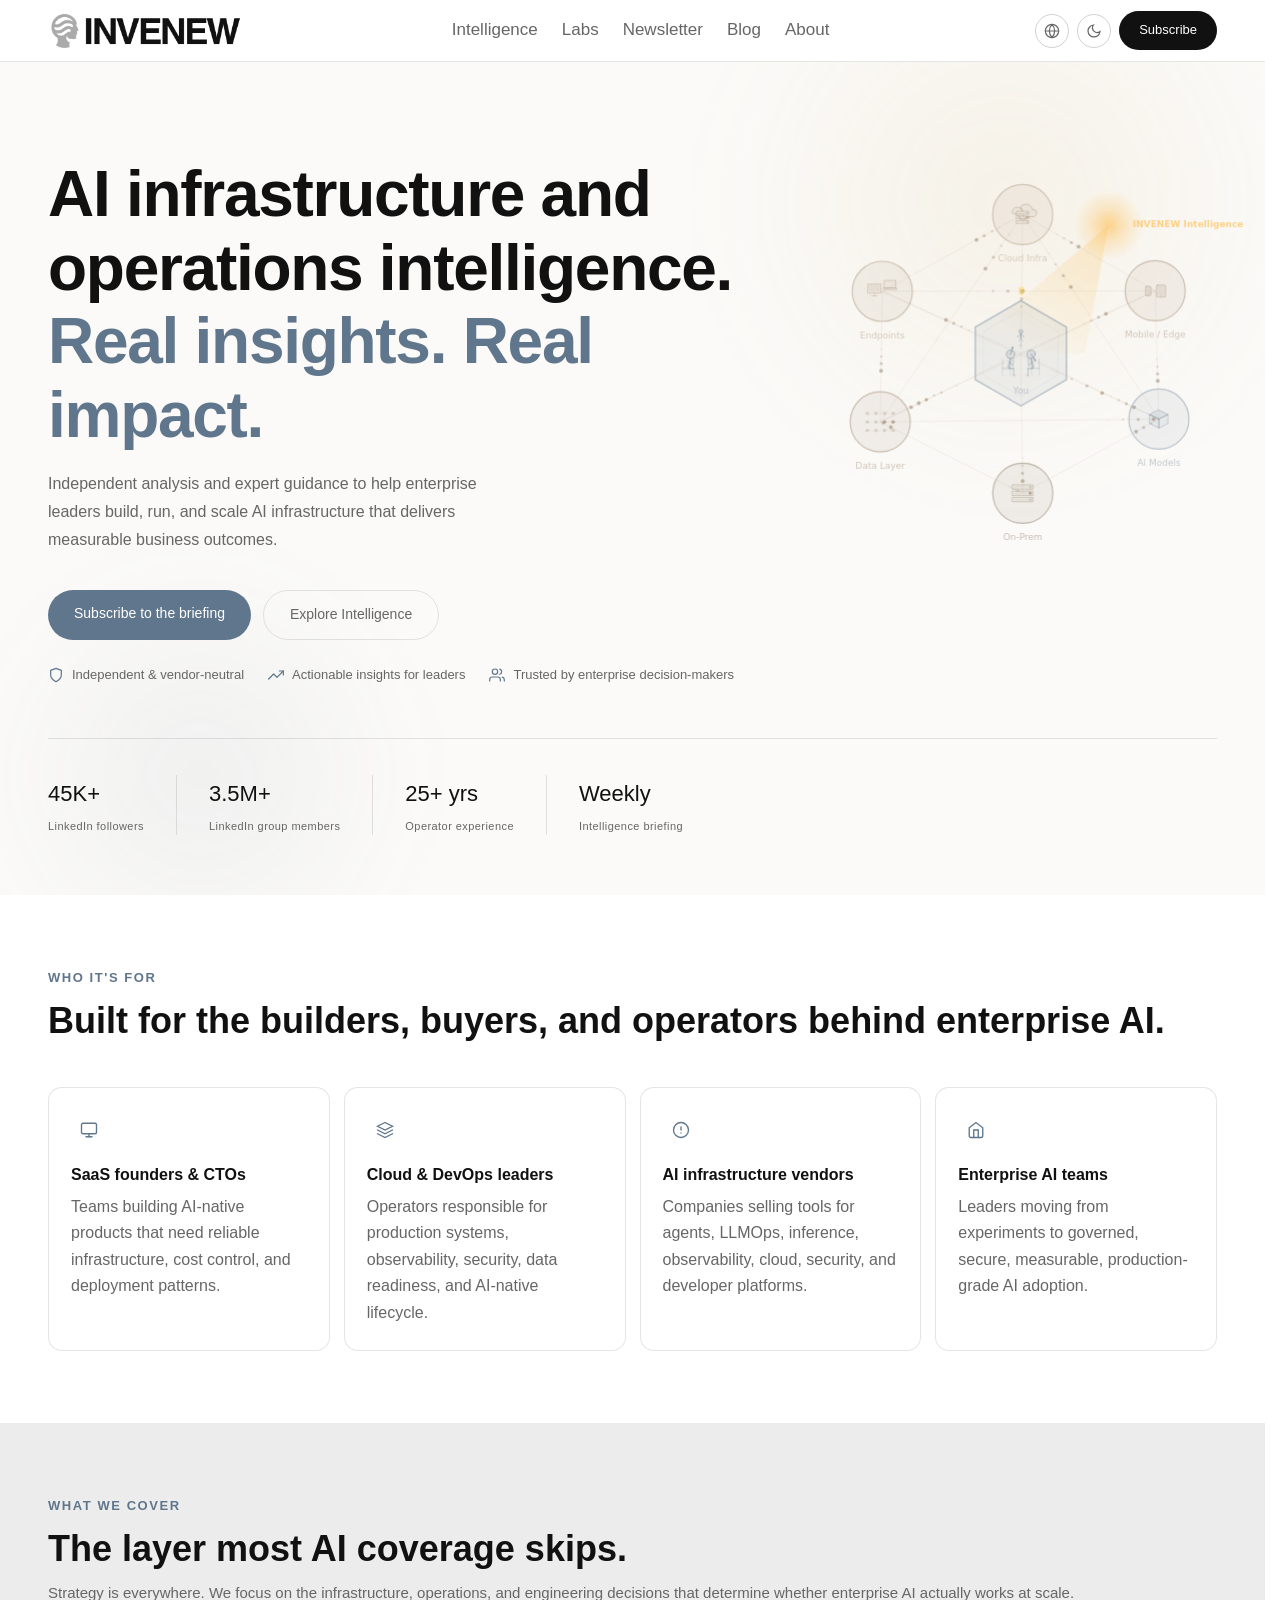
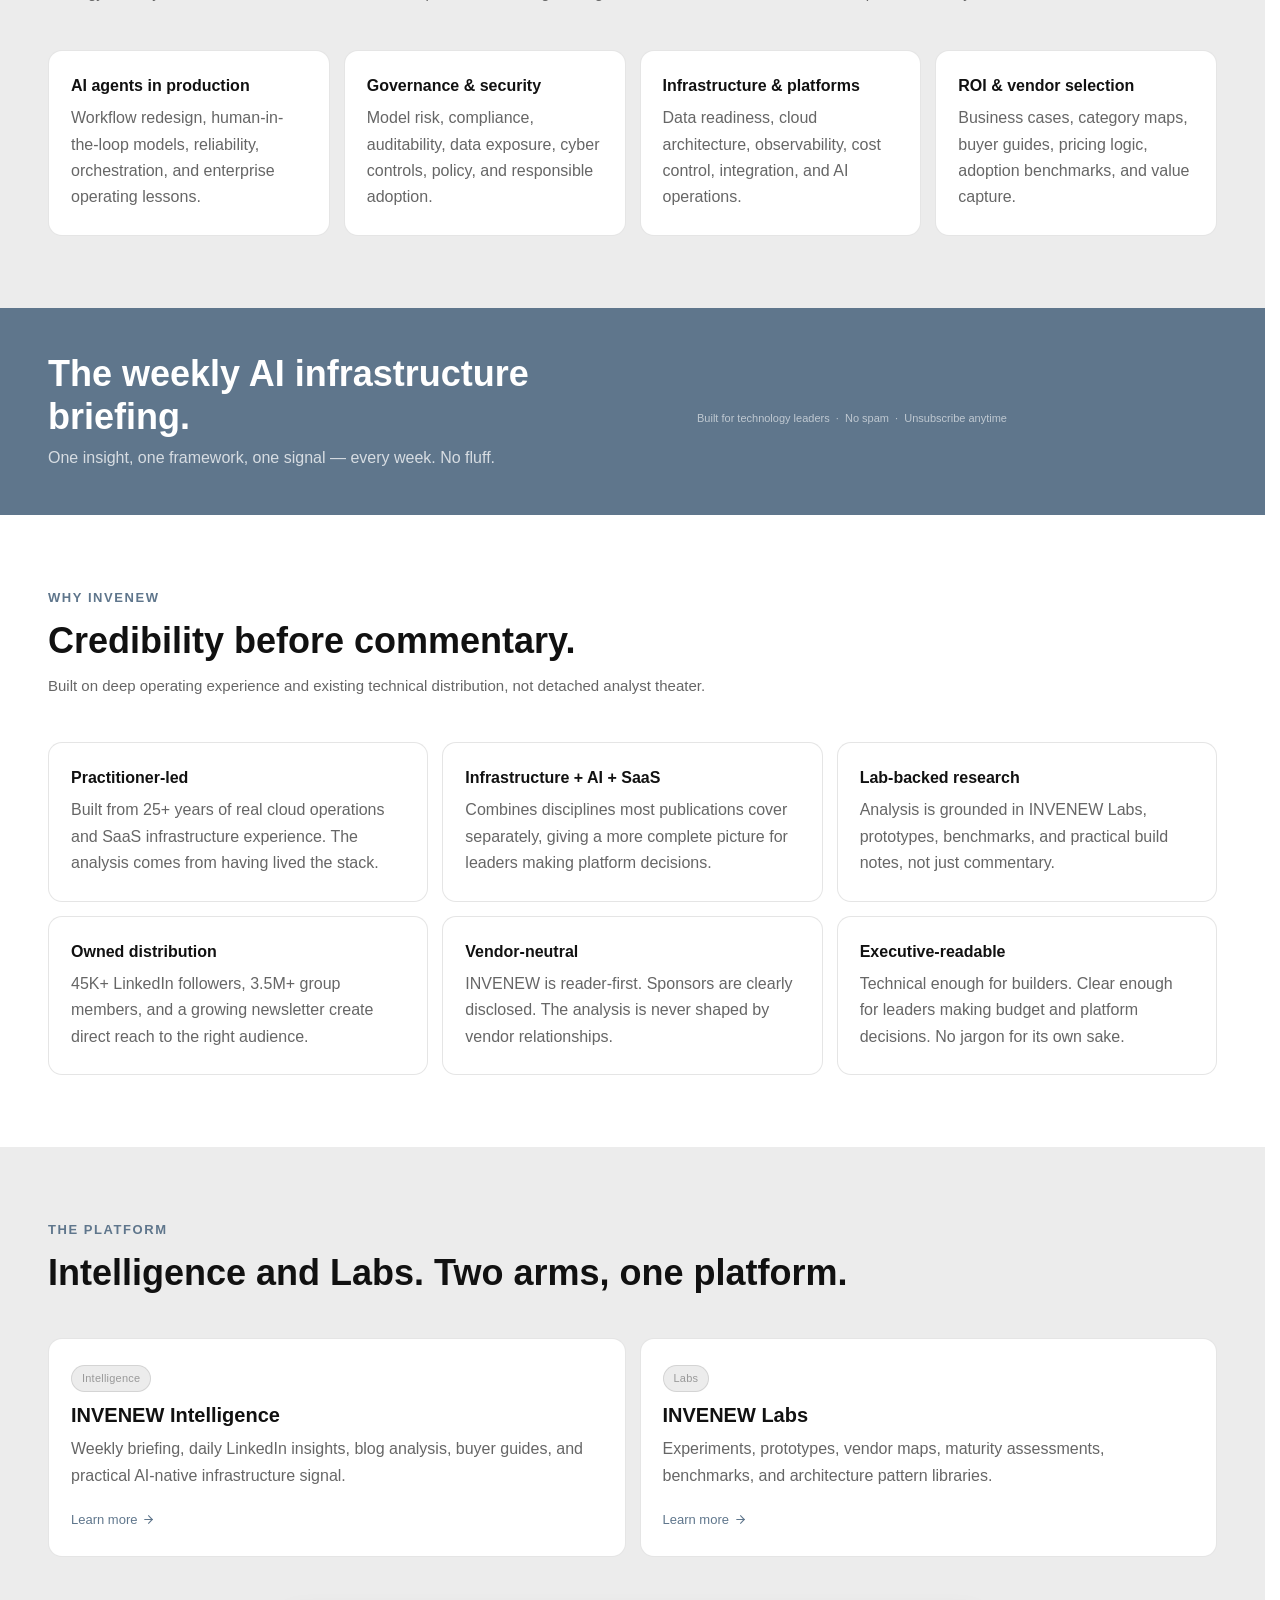
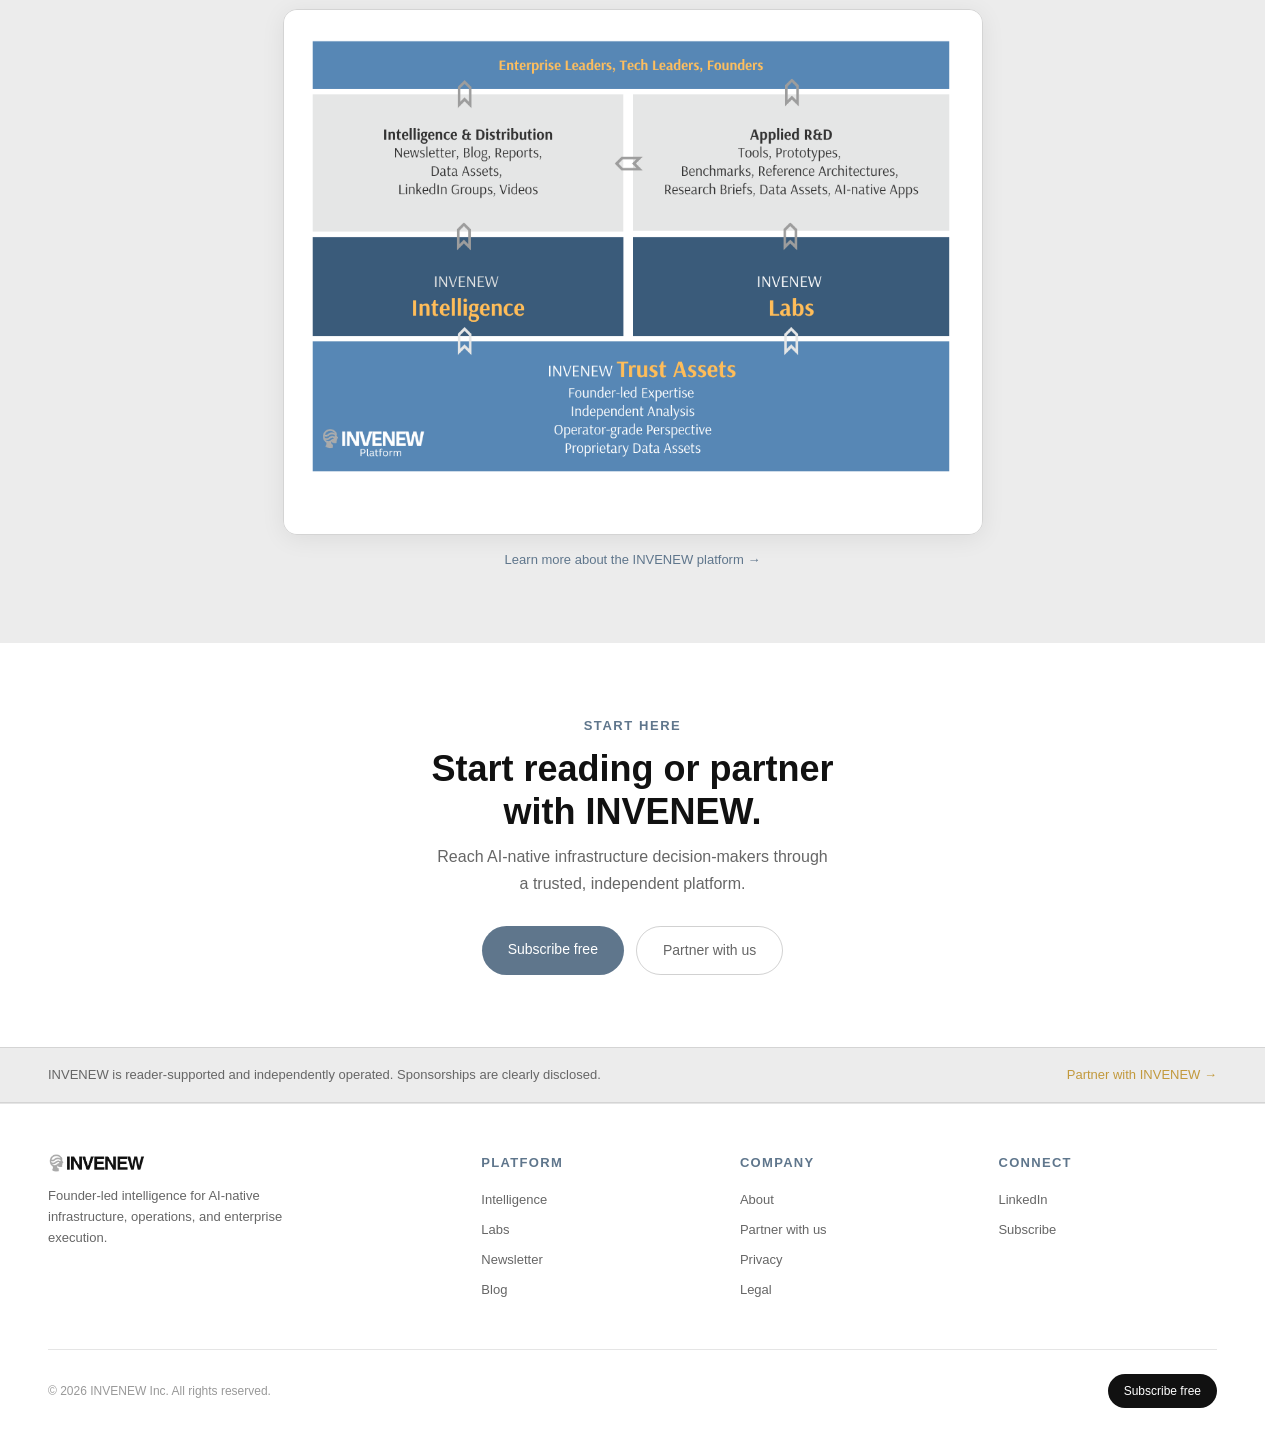
<file: index.html>
<!DOCTYPE html>
<html lang="en" data-theme="light">
<head>
  <meta charset="UTF-8">
  <script>!function(){try{var t=localStorage.getItem("invenew-theme")||(window.matchMedia("(prefers-color-scheme:dark)").matches?"dark":"light");document.documentElement.setAttribute("data-theme",t);if(t==="dark"){document.documentElement.style.background="#111111";document.documentElement.style.colorScheme="dark"}}catch(e){}}();</script><!-- theme-init-inline -->
  <meta name="viewport" content="width=device-width, initial-scale=1">
  <title>INVENEW | AI-Native Infrastructure Intelligence</title>
  <meta name="description" content="Founder-led intelligence for AI-native infrastructure and operations. Practical signal for enterprise leaders, CTOs, and startup founders, without the hype.">
  <link rel="stylesheet" href="assets/css/style.css">
  <script src="assets/js/main.js" defer></script>
  <script src="assets/js/components.js" defer></script>
</head>
<body>

<nav class="nav" role="navigation" aria-label="Main navigation">
  <div class="nav-inner">
    <a href="index.html" class="nav-logo" aria-label="INVENEW home">
      <img src="assets/img/INVENEW-light-long1.png" alt="INVENEW" class="logo-light">
      <img src="assets/img/INVENEW-dark-long1.png"  alt="INVENEW" class="logo-dark">
    </a>
    <ul class="nav-links" role="list">
      <li><a href="intelligence.html">Intelligence</a></li>
      <li><a href="labs.html">Labs</a></li>
      <li><a href="newsletter.html">Newsletter</a></li>
      <li><a href="blog.html">Blog</a></li>
      <li><a href="about.html">About</a></li>
    </ul>
    <div class="nav-right">
      <button class="btn-icon" id="lang-toggle" aria-label="Language">
        <svg viewBox="0 0 24 24" aria-hidden="true" stroke="currentColor" stroke-width="1.8" fill="none" stroke-linecap="round" stroke-linejoin="round"><circle cx="12" cy="12" r="10"/><line x1="2" y1="12" x2="22" y2="12"/><path d="M12 2a15.3 15.3 0 0 1 4 10 15.3 15.3 0 0 1-4 10 15.3 15.3 0 0 1-4-10 15.3 15.3 0 0 1 4-10z"/></svg>
      </button>
      <button class="btn-icon" id="theme-toggle" aria-label="Switch to dark mode">
        <svg viewBox="0 0 24 24" aria-hidden="true"><path d="M21 12.79A9 9 0 1 1 11.21 3 7 7 0 0 0 21 12.79z"/></svg>
      </button>
      <button class="nav-hamburger" id="nav-hamburger" aria-expanded="false" aria-label="Open menu">
        <span></span><span></span><span></span>
      </button>
      <a href="newsletter.html" class="btn-subscribe">Subscribe</a>
    </div>
  </div>
  <div class="mobile-nav" id="mobile-nav" role="dialog" aria-label="Mobile navigation">
    <a href="intelligence.html">Intelligence</a>
    <a href="labs.html">Labs</a>
    <a href="newsletter.html">Newsletter</a>
    <a href="blog.html">Blog</a>
    <a href="about.html">About</a>
    <a href="newsletter.html" class="btn-subscribe">Subscribe free</a>
  </div>
</nav>

<!-- ── Hero ── -->
<section class="hero">
  <div class="hero-blob hero-blob--amber" aria-hidden="true"></div>
  <div class="hero-blob hero-blob--slate" aria-hidden="true"></div>
  <div class="container">
    <div class="hero-split">

      <!-- Left: content -->
      <div class="hero-content">
        <h1>AI infrastructure and operations intelligence.<br><span style="color:var(--color-slate);">Real insights. Real impact.</span></h1>
        <p class="hero-sub">Independent analysis and expert guidance to help enterprise leaders build, run, and scale AI infrastructure that delivers measurable business outcomes.</p>
        <div class="hero-actions">
          <a href="newsletter.html" class="btn-primary">Subscribe to the briefing</a>
          <a href="intelligence.html" class="btn-outline">Explore Intelligence</a>
        </div>
        <div class="hero-trust" style="display:flex; gap:24px; flex-wrap:nowrap; margin-top:24px; white-space:nowrap;">
          <div style="display:flex; align-items:center; gap:8px; font-size:13px; color:var(--color-hero-muted);">
            <svg style="width:16px;height:16px;flex-shrink:0;stroke:var(--color-slate);fill:none;stroke-width:1.8;stroke-linecap:round;stroke-linejoin:round;" viewBox="0 0 24 24"><path d="M12 22s8-4 8-10V5l-8-3-8 3v7c0 6 8 10 8 10z"/></svg>
            Independent &amp; vendor-neutral
          </div>
          <div style="display:flex; align-items:center; gap:8px; font-size:13px; color:var(--color-hero-muted);">
            <svg style="width:16px;height:16px;flex-shrink:0;stroke:var(--color-slate);fill:none;stroke-width:1.8;stroke-linecap:round;stroke-linejoin:round;" viewBox="0 0 24 24"><polyline points="23 6 13.5 15.5 8.5 10.5 1 18"/><polyline points="17 6 23 6 23 12"/></svg>
            Actionable insights for leaders
          </div>
          <div style="display:flex; align-items:center; gap:8px; font-size:13px; color:var(--color-hero-muted);">
            <svg style="width:16px;height:16px;flex-shrink:0;stroke:var(--color-slate);fill:none;stroke-width:1.8;stroke-linecap:round;stroke-linejoin:round;" viewBox="0 0 24 24"><path d="M17 21v-2a4 4 0 0 0-4-4H5a4 4 0 0 0-4 4v2"/><circle cx="9" cy="7" r="4"/><path d="M23 21v-2a4 4 0 0 0-3-3.87"/><path d="M16 3.13a4 4 0 0 1 0 7.75"/></svg>
            Trusted by enterprise decision-makers
          </div>
        </div>
      </div>

      <!-- Right: AI stack canvas -->
      <div class="hero-card-wrap">
        <div class="hero-video-wrap">
          <canvas id="ai-stack-canvas" aria-hidden="true"></canvas>
          <div class="video-vignette" aria-hidden="true"></div>
        </div>
      </div>

    </div>

    <!-- Stats row -->
    <div class="hero-stats">
      <div class="hero-stat">
        <div class="num">45K+</div>
        <div class="lbl">LinkedIn followers</div>
      </div>
      <div class="hero-stat">
        <div class="num">3.5M+</div>
        <div class="lbl">LinkedIn group members</div>
      </div>
      <div class="hero-stat">
        <div class="num">25+ yrs</div>
        <div class="lbl">Operator experience</div>
      </div>
      <div class="hero-stat">
        <div class="num">Weekly</div>
        <div class="lbl">Intelligence briefing</div>
      </div>
    </div>
  </div>
</section>

<!-- ── Who we serve ── -->
<section class="section">
  <div class="container">
    <div class="section-intro">
      <span class="eyebrow">WHO IT'S FOR</span>
      <h2>Built for the builders, buyers, and operators behind enterprise AI.</h2>
    </div>
    <div class="grid-4">
      <div class="card">
        <div class="icon-box">
          <svg viewBox="0 0 24 24"><rect x="2" y="3" width="20" height="14" rx="2"/><line x1="8" y1="21" x2="16" y2="21"/><line x1="12" y1="17" x2="12" y2="21"/></svg>
        </div>
        <h4>SaaS founders &amp; CTOs</h4>
        <p>Teams building AI-native products that need reliable infrastructure, cost control, and deployment patterns.</p>
      </div>
      <div class="card">
        <div class="icon-box">
          <svg viewBox="0 0 24 24"><path d="M12 2L2 7l10 5 10-5-10-5z"/><path d="M2 17l10 5 10-5"/><path d="M2 12l10 5 10-5"/></svg>
        </div>
        <h4>Cloud &amp; DevOps leaders</h4>
        <p>Operators responsible for production systems, observability, security, data readiness, and AI-native lifecycle.</p>
      </div>
      <div class="card">
        <div class="icon-box">
          <svg viewBox="0 0 24 24"><circle cx="12" cy="12" r="10"/><line x1="12" y1="8" x2="12" y2="12"/><line x1="12" y1="16" x2="12.01" y2="16"/></svg>
        </div>
        <h4>AI infrastructure vendors</h4>
        <p>Companies selling tools for agents, LLMOps, inference, observability, cloud, security, and developer platforms.</p>
      </div>
      <div class="card">
        <div class="icon-box">
          <svg viewBox="0 0 24 24"><path d="M3 9l9-7 9 7v11a2 2 0 0 1-2 2H5a2 2 0 0 1-2-2z"/><polyline points="9 22 9 12 15 12 15 22"/></svg>
        </div>
        <h4>Enterprise AI teams</h4>
        <p>Leaders moving from experiments to governed, secure, measurable, production-grade AI adoption.</p>
      </div>
    </div>
  </div>
</section>

<!-- ── What we cover ── -->
<section class="section alt">
  <div class="container">
    <div class="section-intro">
      <span class="eyebrow">WHAT WE COVER</span>
      <h2>The layer most AI coverage skips.</h2>
      <p>Strategy is everywhere. We focus on the infrastructure, operations, and engineering decisions that determine whether enterprise AI actually works at scale.</p>
    </div>
    <div class="grid-4">
      <div class="card">
        <h4>AI agents in production</h4>
        <p>Workflow redesign, human-in-the-loop models, reliability, orchestration, and enterprise operating lessons.</p>
      </div>
      <div class="card">
        <h4>Governance &amp; security</h4>
        <p>Model risk, compliance, auditability, data exposure, cyber controls, policy, and responsible adoption.</p>
      </div>
      <div class="card">
        <h4>Infrastructure &amp; platforms</h4>
        <p>Data readiness, cloud architecture, observability, cost control, integration, and AI operations.</p>
      </div>
      <div class="card">
        <h4>ROI &amp; vendor selection</h4>
        <p>Business cases, category maps, buyer guides, pricing logic, adoption benchmarks, and value capture.</p>
      </div>
    </div>
  </div>
</section>

<!-- ── Newsletter CTA ── -->
<div class="nl-strip">
  <div class="container">
    <div class="nl-strip-text">
      <h2>The weekly AI infrastructure briefing.</h2>
      <p>One insight, one framework, one signal — every week. No fluff.</p>
    </div>
    <div class="nl-strip-form">
      <script async src="https://subscribe-forms.beehiiv.com/v3/loader.js" data-beehiiv-form="5543b1bf-0416-441e-bc0d-52486e4d72e0"></script>
      <p class="nl-note">Built for technology leaders &nbsp;·&nbsp; No spam &nbsp;·&nbsp; Unsubscribe anytime</p>
    </div>
  </div>
</div>

<!-- ── Why INVENEW ── -->
<section class="section">
  <div class="container">
    <div class="section-intro">
      <span class="eyebrow">WHY INVENEW</span>
      <h2>Credibility before commentary.</h2>
      <p>Built on deep operating experience and existing technical distribution, not detached analyst theater.</p>
    </div>
    <div class="grid-3">
      <div class="card">
        <h4>Practitioner-led</h4>
        <p>Built from 25+ years of real cloud operations and SaaS infrastructure experience. The analysis comes from having lived the stack.</p>
      </div>
      <div class="card">
        <h4>Infrastructure + AI + SaaS</h4>
        <p>Combines disciplines most publications cover separately, giving a more complete picture for leaders making platform decisions.</p>
      </div>
      <div class="card">
        <h4>Lab-backed research</h4>
        <p>Analysis is grounded in INVENEW Labs, prototypes, benchmarks, and practical build notes, not just commentary.</p>
      </div>
      <div class="card">
        <h4>Owned distribution</h4>
        <p>45K+ LinkedIn followers, 3.5M+ group members, and a growing newsletter create direct reach to the right audience.</p>
      </div>
      <div class="card">
        <h4>Vendor-neutral</h4>
        <p>INVENEW is reader-first. Sponsors are clearly disclosed. The analysis is never shaped by vendor relationships.</p>
      </div>
      <div class="card">
        <h4>Executive-readable</h4>
        <p>Technical enough for builders. Clear enough for leaders making budget and platform decisions. No jargon for its own sake.</p>
      </div>
    </div>
  </div>
</section>

<!-- ── Core business ── -->
<section class="section alt">
  <div class="container">
    <div class="section-intro">
      <span class="eyebrow">THE PLATFORM</span>
      <h2>Intelligence and Labs. Two arms, one platform.</h2>
    </div>
    <div class="grid-2">
      <div class="card">
        <span class="card-tag">Intelligence</span>
        <h3>INVENEW Intelligence</h3>
        <p>Weekly briefing, daily LinkedIn insights, blog analysis, buyer guides, and practical AI-native infrastructure signal.</p>
        <div class="mt-16"><a href="intelligence.html" class="btn-text">Learn more <svg viewBox="0 0 24 24"><line x1="5" y1="12" x2="19" y2="12"/><polyline points="12 5 19 12 12 19"/></svg></a></div>
      </div>
      <div class="card">
        <span class="card-tag">Labs</span>
        <h3>INVENEW Labs</h3>
        <p>Experiments, prototypes, vendor maps, maturity assessments, benchmarks, and architecture pattern libraries.</p>
        <div class="mt-16"><a href="labs.html" class="btn-text">Learn more <svg viewBox="0 0 24 24"><line x1="5" y1="12" x2="19" y2="12"/><polyline points="12 5 19 12 12 19"/></svg></a></div>
      </div>
    </div>
    <!-- Platform ecosystem diagram -->
    <div style="text-align:center; margin-top:52px;">
      <img
        src="assets/img/platform-overview.png"
        alt="INVENEW platform overview: Intelligence and Labs serving enterprise AI leaders"
        class="platform-diagram"
        style="max-width:700px;"
        loading="lazy"
      >
      <p style="font-size:13px; color:var(--color-text-faint); margin-top:14px;">
        <a href="about.html" style="color:var(--color-slate);">Learn more about the INVENEW platform →</a>
      </p>
    </div>
  </div>
</section>

<!-- ── Final CTA ── -->
<section class="section">
  <div class="container text-center">
    <span class="eyebrow">START HERE</span>
    <h2 style="max-width:480px; margin: 0 auto 10px;">Start reading or partner with INVENEW.</h2>
    <p style="max-width:400px; margin: 0 auto 28px;">Reach AI-native infrastructure decision-makers through a trusted, independent platform.</p>
    <div style="display:flex; gap:12px; justify-content:center; flex-wrap:wrap;">
      <a href="newsletter.html" class="btn-primary">Subscribe free</a>
      <a href="sponsors.html"   class="btn-outline">Partner with us</a>
    </div>
  </div>
</section>

<div id="site-footer"></div>

</body>
</html>
</file>
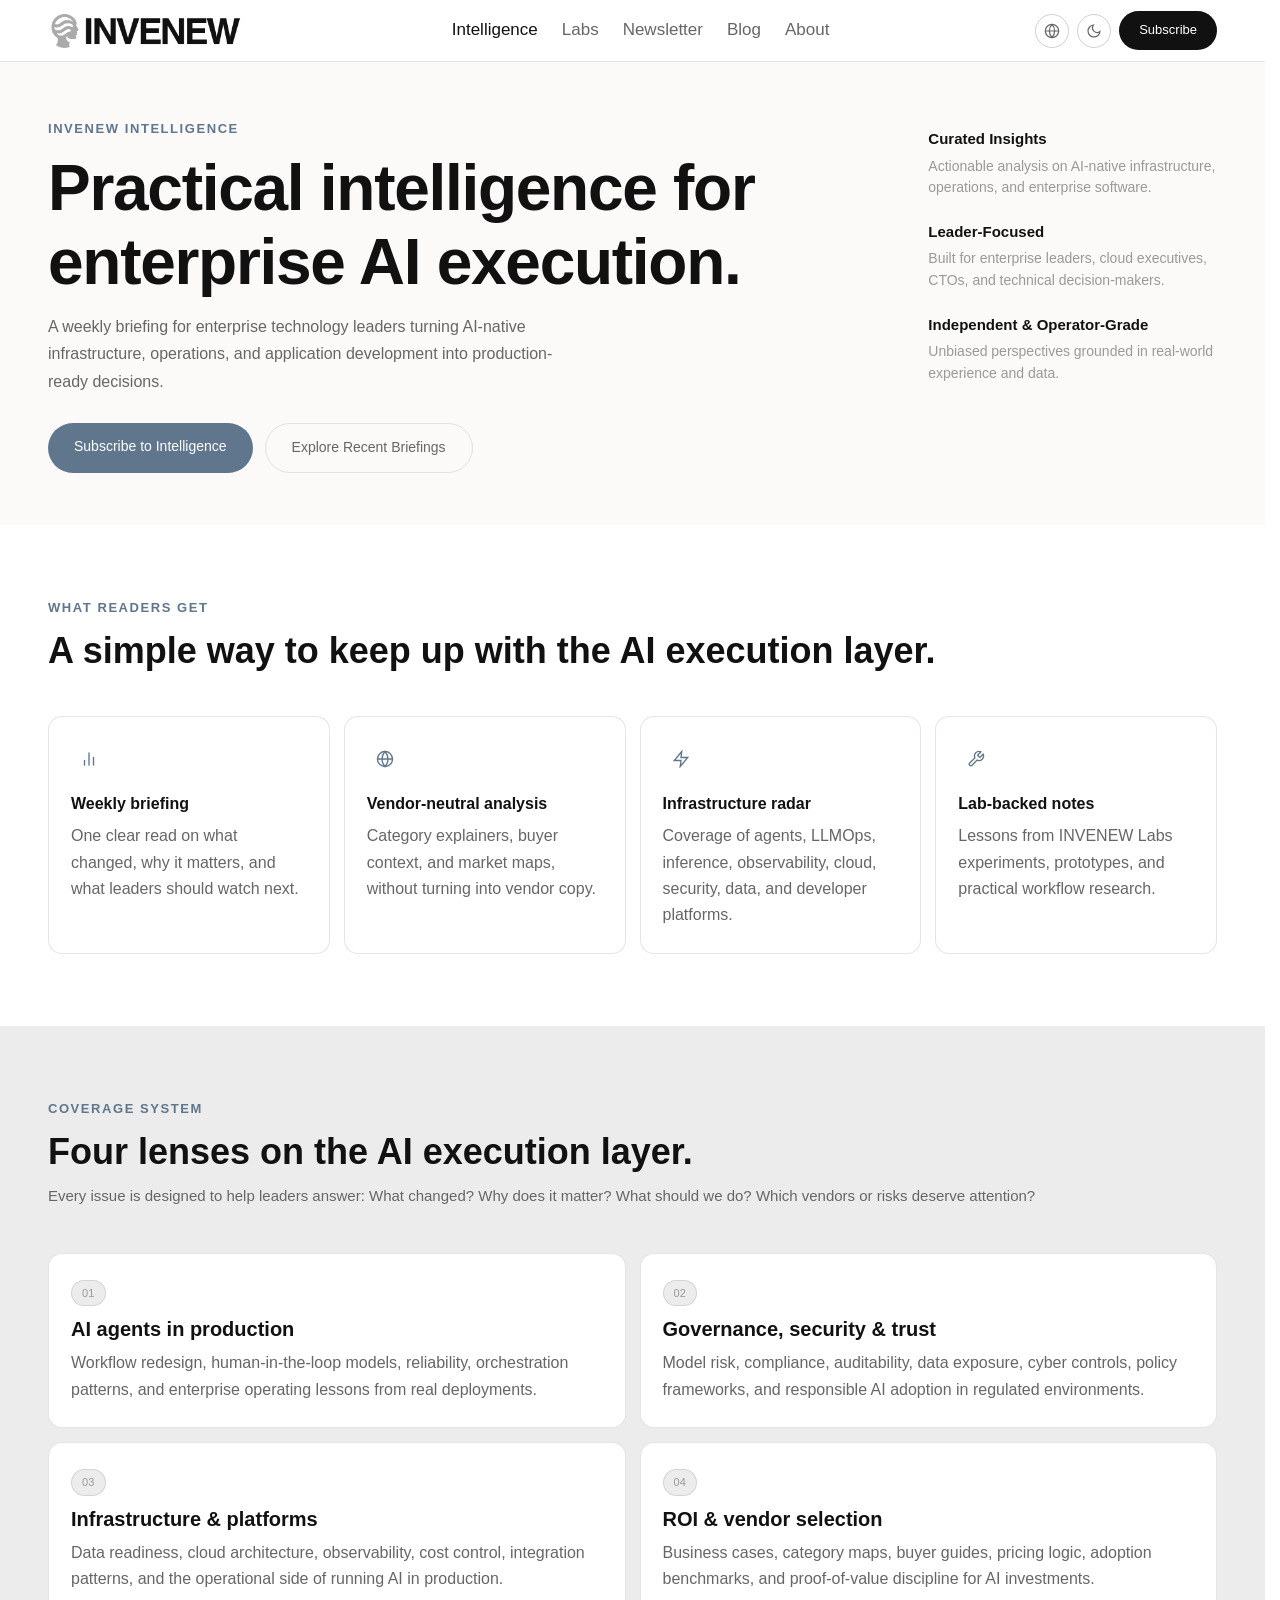
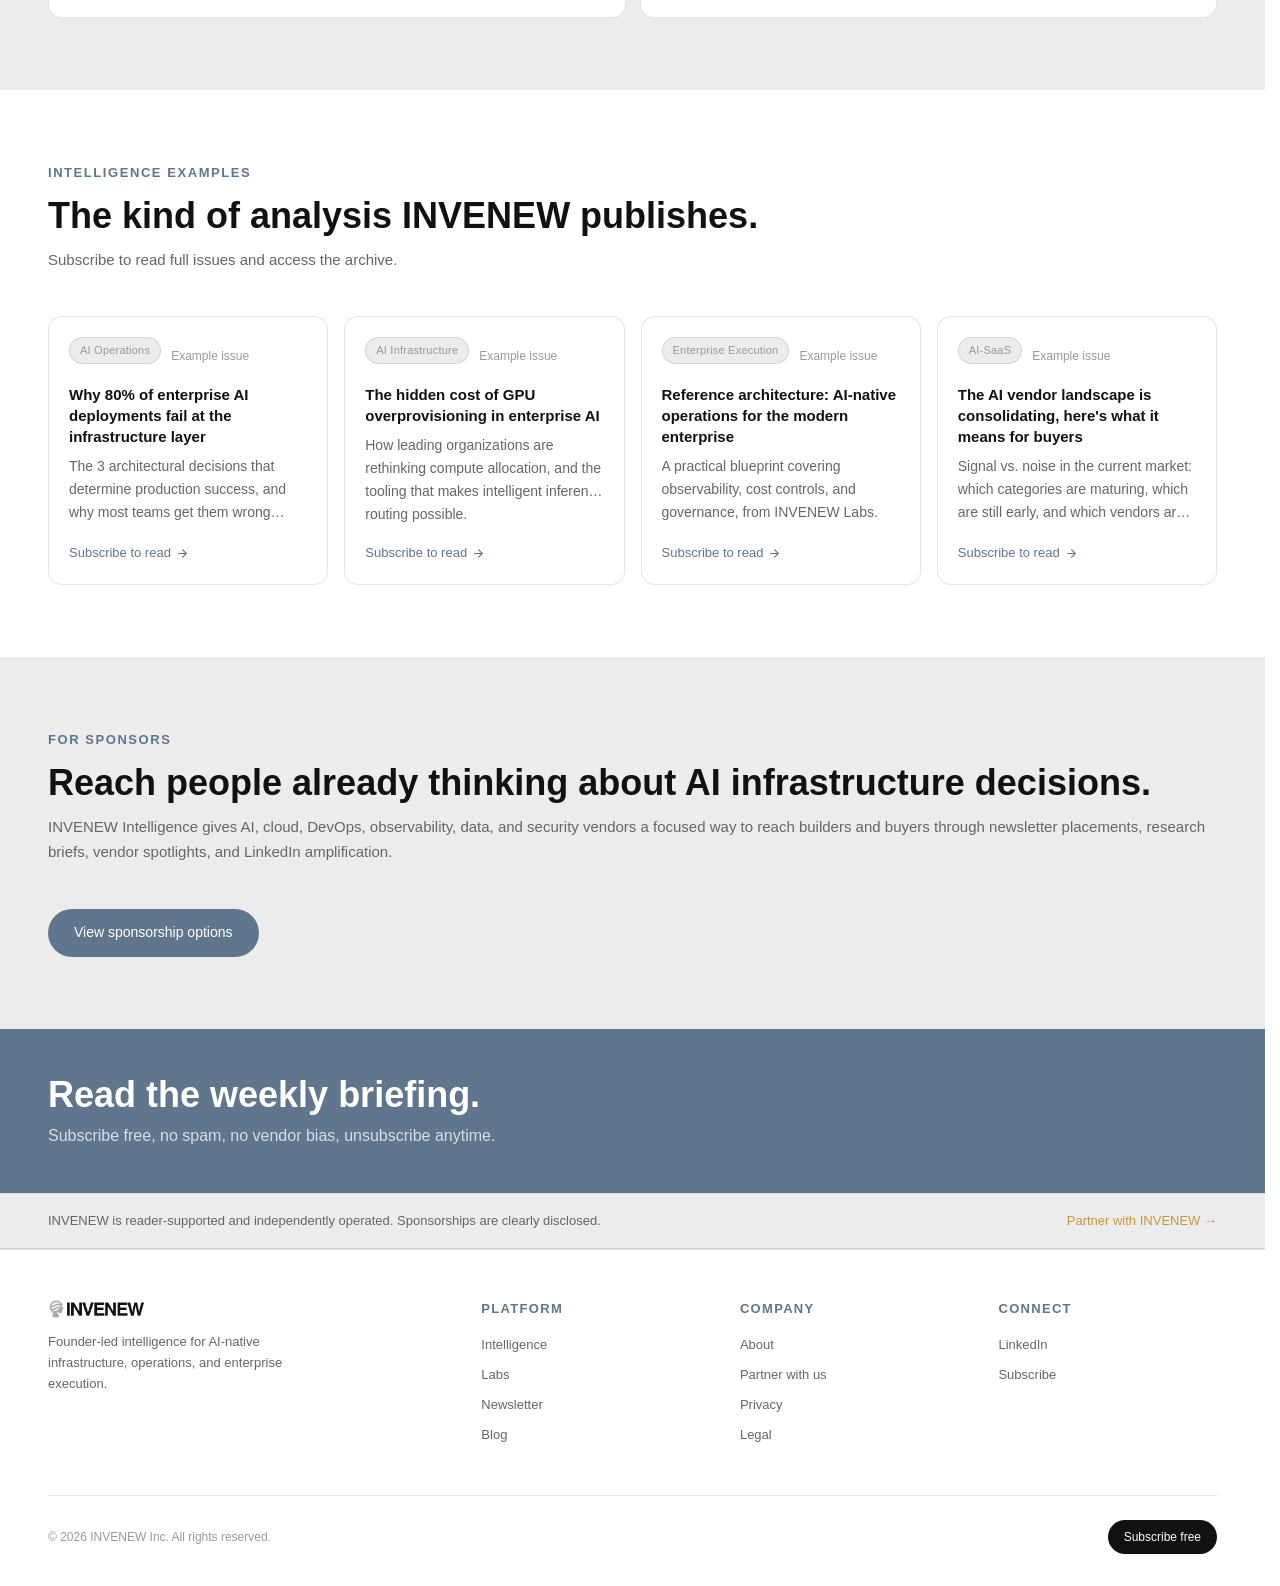
<file: intelligence.html>
<!DOCTYPE html>
<html lang="en" data-theme="light">
<head>
  <meta charset="UTF-8">
  <script>!function(){try{var t=localStorage.getItem("invenew-theme")||(window.matchMedia("(prefers-color-scheme:dark)").matches?"dark":"light");document.documentElement.setAttribute("data-theme",t);if(t==="dark"){document.documentElement.style.background="#111111";document.documentElement.style.colorScheme="dark"}}catch(e){}}();</script><!-- theme-init-inline -->
  <meta name="viewport" content="width=device-width, initial-scale=1">
  <title>Intelligence | INVENEW</title>
  <meta name="description" content="Weekly briefing on AI infrastructure, operations, and enterprise execution for CTOs and technology leaders. Practical signal, no hype.">
  <link rel="stylesheet" href="assets/css/style.css">
  <script src="assets/js/main.js" defer></script>
  <script src="assets/js/components.js" defer></script>
</head>
<body>

<nav class="nav" role="navigation" aria-label="Main navigation">
  <div class="nav-inner">
    <a href="index.html" class="nav-logo" aria-label="INVENEW home">
      <img src="assets/img/INVENEW-light-long1.png" alt="INVENEW" class="logo-light">
      <img src="assets/img/INVENEW-dark-long1.png"  alt="INVENEW" class="logo-dark">
    </a>
    <ul class="nav-links" role="list">
      <li><a href="intelligence.html">Intelligence</a></li>
      <li><a href="labs.html">Labs</a></li>
      <li><a href="newsletter.html">Newsletter</a></li>
      <li><a href="blog.html">Blog</a></li>
      <li><a href="about.html">About</a></li>
    </ul>
    <div class="nav-right">
      <button class="btn-icon" id="lang-toggle" aria-label="Language">
        <svg viewBox="0 0 24 24" aria-hidden="true" stroke="currentColor" stroke-width="1.8" fill="none" stroke-linecap="round" stroke-linejoin="round"><circle cx="12" cy="12" r="10"/><line x1="2" y1="12" x2="22" y2="12"/><path d="M12 2a15.3 15.3 0 0 1 4 10 15.3 15.3 0 0 1-4 10 15.3 15.3 0 0 1-4-10 15.3 15.3 0 0 1 4-10z"/></svg>
      </button>
      <button class="btn-icon" id="theme-toggle" aria-label="Switch to dark mode">
        <svg viewBox="0 0 24 24" aria-hidden="true"><path d="M21 12.79A9 9 0 1 1 11.21 3 7 7 0 0 0 21 12.79z"/></svg>
      </button>
      <button class="nav-hamburger" id="nav-hamburger" aria-expanded="false" aria-label="Open menu">
        <span></span><span></span><span></span>
      </button>
      <a href="newsletter.html" class="btn-subscribe">Subscribe</a>
    </div>
  </div>
  <div class="mobile-nav" id="mobile-nav" role="dialog" aria-label="Mobile navigation">
    <a href="intelligence.html">Intelligence</a>
    <a href="labs.html">Labs</a>
    <a href="newsletter.html">Newsletter</a>
    <a href="blog.html">Blog</a>
    <a href="about.html">About</a>
    <a href="newsletter.html" class="btn-subscribe">Subscribe free</a>
  </div>
</nav>

<!-- ── Page Hero ── -->
<section class="page-hero">
  <div class="container" style="display:flex; align-items:flex-start; gap:60px; flex-wrap:wrap;">
    <div style="flex:1.4; min-width:280px;">
      <span class="eyebrow">INVENEW INTELLIGENCE</span>
      <h1>Practical intelligence for enterprise AI execution.</h1>
      <p>A weekly briefing for enterprise technology leaders turning AI-native infrastructure, operations, and application development into production-ready decisions.</p>
      <div class="hero-actions">
        <a href="newsletter.html" class="btn-primary">Subscribe to Intelligence</a>
        <a href="blog.html" class="btn-outline" ">Explore Recent Briefings</a>
      </div>
    </div>
    <div style="flex:0.6; min-width:220px; display:flex; flex-direction:column; gap:20px; padding-top:8px;">
      <div style="display:flex; gap:16px; align-items:flex-start;">
        <svg style="width:28px;height:28px;flex-shrink:0;margin-top:2px;stroke:var(--color-accent);fill:none;stroke-width:1.6;stroke-linecap:round;stroke-linejoin:round;" viewBox="0 0 24 24"><path d="M14 2H6a2 2 0 0 0-2 2v16a2 2 0 0 0 2 2h12a2 2 0 0 0 2-2V8z"/><polyline points="14 2 14 8 20 8"/><line x1="16" y1="13" x2="8" y2="13"/><line x1="16" y1="17" x2="8" y2="17"/><polyline points="10 9 9 9 8 9"/></svg>
        <div>
          <div style="font-weight:600;font-size:15px;margin-bottom:4px;">Curated Insights</div>
          <div style="font-size:14px;color:var(--color-text-faint);line-height:1.55;">Actionable analysis on AI-native infrastructure, operations, and enterprise software.</div>
        </div>
      </div>
      <div style="display:flex; gap:16px; align-items:flex-start;">
        <svg style="width:28px;height:28px;flex-shrink:0;margin-top:2px;stroke:var(--color-accent);fill:none;stroke-width:1.6;stroke-linecap:round;stroke-linejoin:round;" viewBox="0 0 24 24"><path d="M17 21v-2a4 4 0 0 0-4-4H5a4 4 0 0 0-4 4v2"/><circle cx="9" cy="7" r="4"/><path d="M23 21v-2a4 4 0 0 0-3-3.87"/><path d="M16 3.13a4 4 0 0 1 0 7.75"/></svg>
        <div>
          <div style="font-weight:600;font-size:15px;margin-bottom:4px;">Leader-Focused</div>
          <div style="font-size:14px;color:var(--color-text-faint);line-height:1.55;">Built for enterprise leaders, cloud executives, CTOs, and technical decision-makers.</div>
        </div>
      </div>
      <div style="display:flex; gap:16px; align-items:flex-start;">
        <svg style="width:28px;height:28px;flex-shrink:0;margin-top:2px;stroke:var(--color-accent);fill:none;stroke-width:1.6;stroke-linecap:round;stroke-linejoin:round;" viewBox="0 0 24 24"><line x1="18" y1="20" x2="18" y2="10"/><line x1="12" y1="20" x2="12" y2="4"/><line x1="6" y1="20" x2="6" y2="14"/><polyline points="6 10 10 6 14 10 18 6"/></svg>
        <div>
          <div style="font-weight:600;font-size:15px;margin-bottom:4px;">Independent &amp; Operator-Grade</div>
          <div style="font-size:14px;color:var(--color-text-faint);line-height:1.55;">Unbiased perspectives grounded in real-world experience and data.</div>
        </div>
      </div>
    </div>
  </div>
</section>

<!-- ── What readers get ── -->
<section class="section">
  <div class="container">
    <div class="section-intro">
      <span class="eyebrow">WHAT READERS GET</span>
      <h2>A simple way to keep up with the AI execution layer.</h2>
    </div>
    <div class="grid-4">
      <div class="card">
        <div class="icon-box">
          <svg viewBox="0 0 24 24"><path d="M18 20V10"/><path d="M12 20V4"/><path d="M6 20v-6"/></svg>
        </div>
        <h4>Weekly briefing</h4>
        <p>One clear read on what changed, why it matters, and what leaders should watch next.</p>
      </div>
      <div class="card">
        <div class="icon-box">
          <svg viewBox="0 0 24 24"><circle cx="12" cy="12" r="10"/><line x1="2" y1="12" x2="22" y2="12"/><path d="M12 2a15.3 15.3 0 0 1 4 10 15.3 15.3 0 0 1-4 10 15.3 15.3 0 0 1-4-10 15.3 15.3 0 0 1 4-10z"/></svg>
        </div>
        <h4>Vendor-neutral analysis</h4>
        <p>Category explainers, buyer context, and market maps, without turning into vendor copy.</p>
      </div>
      <div class="card">
        <div class="icon-box">
          <svg viewBox="0 0 24 24"><polygon points="13 2 3 14 12 14 11 22 21 10 12 10 13 2"/></svg>
        </div>
        <h4>Infrastructure radar</h4>
        <p>Coverage of agents, LLMOps, inference, observability, cloud, security, data, and developer platforms.</p>
      </div>
      <div class="card">
        <div class="icon-box">
          <svg viewBox="0 0 24 24"><path d="M14.7 6.3a1 1 0 0 0 0 1.4l1.6 1.6a1 1 0 0 0 1.4 0l3.77-3.77a6 6 0 0 1-7.94 7.94l-6.91 6.91a2.12 2.12 0 0 1-3-3l6.91-6.91a6 6 0 0 1 7.94-7.94l-3.76 3.76z"/></svg>
        </div>
        <h4>Lab-backed notes</h4>
        <p>Lessons from INVENEW Labs experiments, prototypes, and practical workflow research.</p>
      </div>
    </div>
  </div>
</section>

<!-- ── Coverage system ── -->
<section class="section alt">
  <div class="container">
    <div class="section-intro">
      <span class="eyebrow">COVERAGE SYSTEM</span>
      <h2>Four lenses on the AI execution layer.</h2>
      <p>Every issue is designed to help leaders answer: What changed? Why does it matter? What should we do? Which vendors or risks deserve attention?</p>
    </div>
    <div class="grid-2">
      <div class="card">
        <span class="card-tag">01</span>
        <h3>AI agents in production</h3>
        <p>Workflow redesign, human-in-the-loop models, reliability, orchestration patterns, and enterprise operating lessons from real deployments.</p>
      </div>
      <div class="card">
        <span class="card-tag">02</span>
        <h3>Governance, security &amp; trust</h3>
        <p>Model risk, compliance, auditability, data exposure, cyber controls, policy frameworks, and responsible AI adoption in regulated environments.</p>
      </div>
      <div class="card">
        <span class="card-tag">03</span>
        <h3>Infrastructure &amp; platforms</h3>
        <p>Data readiness, cloud architecture, observability, cost control, integration patterns, and the operational side of running AI in production.</p>
      </div>
      <div class="card">
        <span class="card-tag">04</span>
        <h3>ROI &amp; vendor selection</h3>
        <p>Business cases, category maps, buyer guides, pricing logic, adoption benchmarks, and proof-of-value discipline for AI investments.</p>
      </div>
    </div>
  </div>
</section>

<!-- ── Sample content ── -->
<section class="section">
  <div class="container">
    <div class="section-intro">
      <span class="eyebrow">INTELLIGENCE EXAMPLES</span>
      <h2>The kind of analysis INVENEW publishes.</h2>
      <p>Subscribe to read full issues and access the archive.</p>
    </div>
    <div class="blog-grid blog-grid--4">
      <div class="blog-card">
        <div class="blog-card-body">
          <div class="meta">
            <span class="card-tag">AI Operations</span>
            <time>Example issue</time>
          </div>
          <h3>Why 80% of enterprise AI deployments fail at the infrastructure layer</h3>
          <p>The 3 architectural decisions that determine production success, and why most teams get them wrong before they start.</p>
          <div class="read-more"><a href="newsletter.html" class="btn-text">Subscribe to read <svg viewBox="0 0 24 24"><line x1="5" y1="12" x2="19" y2="12"/><polyline points="12 5 19 12 12 19"/></svg></a></div>
        </div>
      </div>
      <div class="blog-card">
        <div class="blog-card-body">
          <div class="meta">
            <span class="card-tag">AI Infrastructure</span>
            <time>Example issue</time>
          </div>
          <h3>The hidden cost of GPU overprovisioning in enterprise AI</h3>
          <p>How leading organizations are rethinking compute allocation, and the tooling that makes intelligent inference routing possible.</p>
          <div class="read-more"><a href="newsletter.html" class="btn-text">Subscribe to read <svg viewBox="0 0 24 24"><line x1="5" y1="12" x2="19" y2="12"/><polyline points="12 5 19 12 12 19"/></svg></a></div>
        </div>
      </div>
      <div class="blog-card">
        <div class="blog-card-body">
          <div class="meta">
            <span class="card-tag">Enterprise Execution</span>
            <time>Example issue</time>
          </div>
          <h3>Reference architecture: AI-native operations for the modern enterprise</h3>
          <p>A practical blueprint covering observability, cost controls, and governance, from INVENEW Labs.</p>
          <div class="read-more"><a href="newsletter.html" class="btn-text">Subscribe to read <svg viewBox="0 0 24 24"><line x1="5" y1="12" x2="19" y2="12"/><polyline points="12 5 19 12 12 19"/></svg></a></div>
        </div>
      </div>
      <div class="blog-card">
        <div class="blog-card-body">
          <div class="meta">
            <span class="card-tag">AI-SaaS</span>
            <time>Example issue</time>
          </div>
          <h3>The AI vendor landscape is consolidating, here's what it means for buyers</h3>
          <p>Signal vs. noise in the current market: which categories are maturing, which are still early, and which vendors are positioning to own the stack.</p>
          <div class="read-more"><a href="newsletter.html" class="btn-text">Subscribe to read <svg viewBox="0 0 24 24"><line x1="5" y1="12" x2="19" y2="12"/><polyline points="12 5 19 12 12 19"/></svg></a></div>
        </div>
      </div>
    </div>
  </div>
</section>

<!-- ── For sponsors ── -->
<section class="section alt">
  <div class="container">
    <div class="section-intro">
      <span class="eyebrow">FOR SPONSORS</span>
      <h2>Reach people already thinking about AI infrastructure decisions.</h2>
      <p>INVENEW Intelligence gives AI, cloud, DevOps, observability, data, and security vendors a focused way to reach builders and buyers through newsletter placements, research briefs, vendor spotlights, and LinkedIn amplification.</p>
    </div>
    <a href="sponsors.html" class="btn-primary">View sponsorship options</a>
  </div>
</section>

<!-- ── Newsletter CTA ── -->
<div class="nl-strip">
  <div class="container">
    <div class="nl-strip-text">
      <h2>Read the weekly briefing.</h2>
      <p>Subscribe free, no spam, no vendor bias, unsubscribe anytime.</p>
    </div>
    <div class="nl-strip-form">
      <script async src="https://subscribe-forms.beehiiv.com/v3/loader.js" data-beehiiv-form="5543b1bf-0416-441e-bc0d-52486e4d72e0"></script>
    </div>
  </div>
</div>

<div id="site-footer"></div>

</body>
</html>
</file>
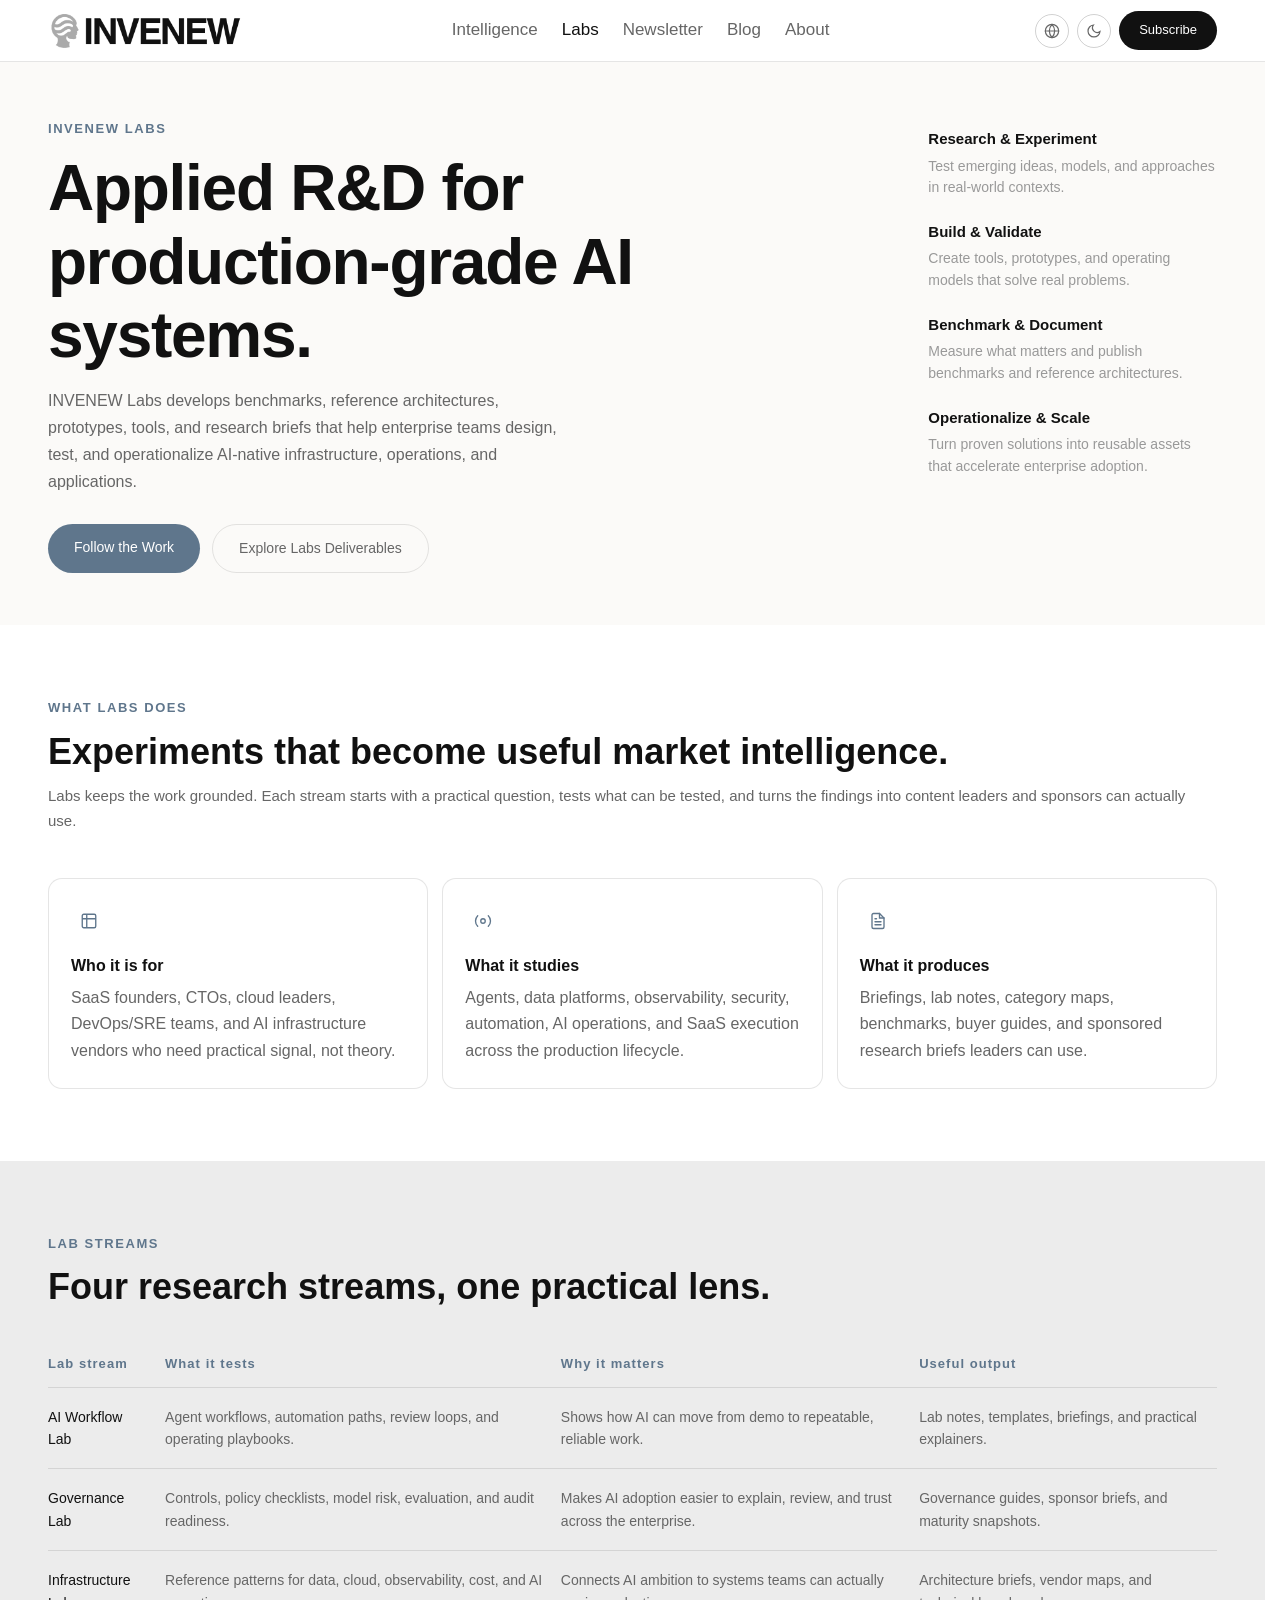
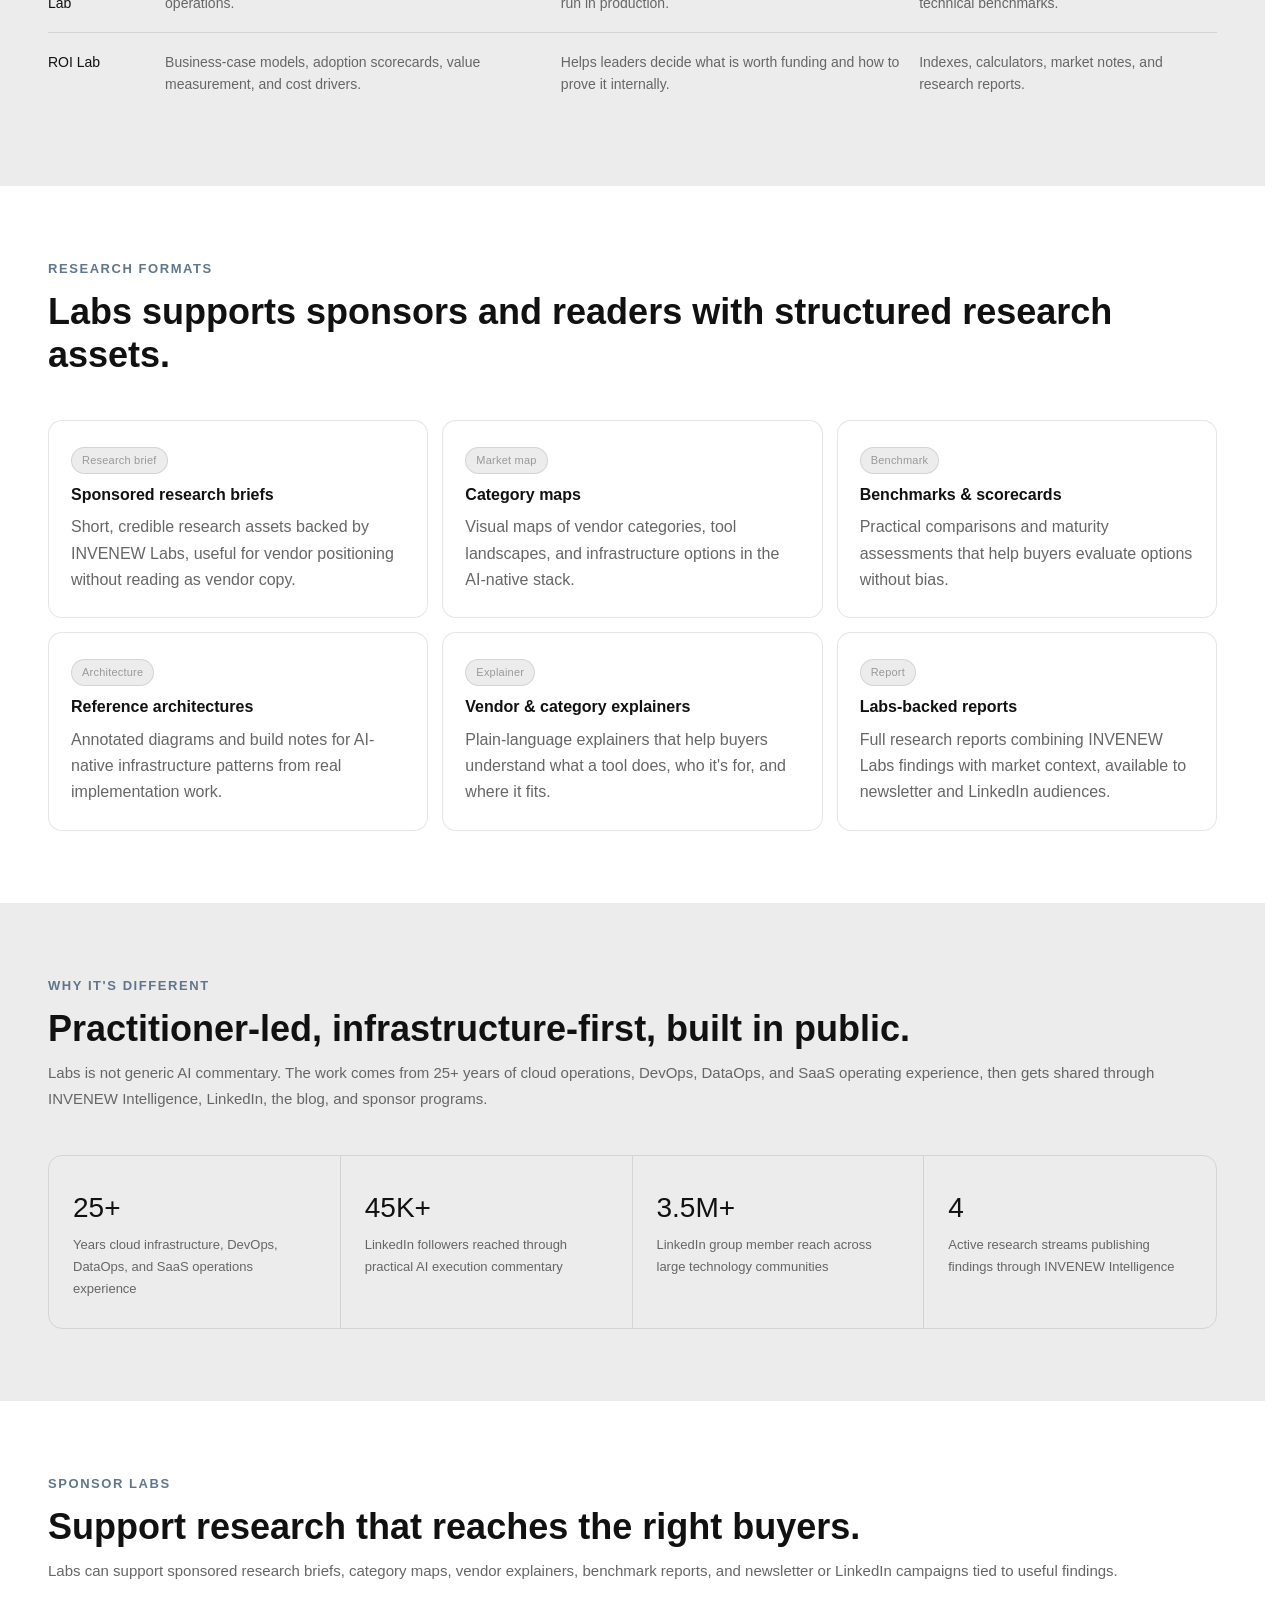
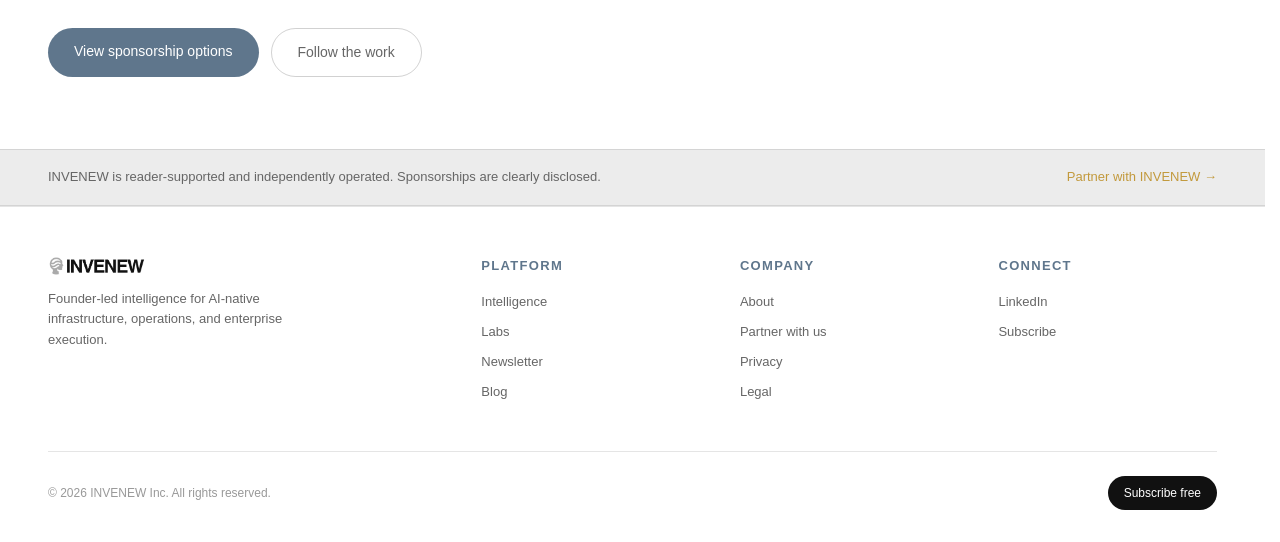
<file: labs.html>
<!DOCTYPE html>
<html lang="en" data-theme="light">
<head>
  <meta charset="UTF-8">
  <script>!function(){try{var t=localStorage.getItem("invenew-theme")||(window.matchMedia("(prefers-color-scheme:dark)").matches?"dark":"light");document.documentElement.setAttribute("data-theme",t);if(t==="dark"){document.documentElement.style.background="#111111";document.documentElement.style.colorScheme="dark"}}catch(e){}}();</script><!-- theme-init-inline -->
  <meta name="viewport" content="width=device-width, initial-scale=1">
  <title>Labs | INVENEW</title>
  <meta name="description" content="INVENEW Labs tests AI-native infrastructure ideas, workflows, tools, and operating models, turning useful findings into briefings, maps, benchmarks, and research assets.">
  <link rel="stylesheet" href="assets/css/style.css">
  <script src="assets/js/main.js" defer></script>
  <script src="assets/js/components.js" defer></script>
</head>
<body>

<nav class="nav" role="navigation" aria-label="Main navigation">
  <div class="nav-inner">
    <a href="index.html" class="nav-logo" aria-label="INVENEW home">
      <img src="assets/img/INVENEW-light-long1.png" alt="INVENEW" class="logo-light">
      <img src="assets/img/INVENEW-dark-long1.png"  alt="INVENEW" class="logo-dark">
    </a>
    <ul class="nav-links" role="list">
      <li><a href="intelligence.html">Intelligence</a></li>
      <li><a href="labs.html">Labs</a></li>
      <li><a href="newsletter.html">Newsletter</a></li>
      <li><a href="blog.html">Blog</a></li>
      <li><a href="about.html">About</a></li>
    </ul>
    <div class="nav-right">
      <button class="btn-icon" id="lang-toggle" aria-label="Language">
        <svg viewBox="0 0 24 24" aria-hidden="true" stroke="currentColor" stroke-width="1.8" fill="none" stroke-linecap="round" stroke-linejoin="round"><circle cx="12" cy="12" r="10"/><line x1="2" y1="12" x2="22" y2="12"/><path d="M12 2a15.3 15.3 0 0 1 4 10 15.3 15.3 0 0 1-4 10 15.3 15.3 0 0 1-4-10 15.3 15.3 0 0 1 4-10z"/></svg>
      </button>
      <button class="btn-icon" id="theme-toggle" aria-label="Switch to dark mode">
        <svg viewBox="0 0 24 24" aria-hidden="true"><path d="M21 12.79A9 9 0 1 1 11.21 3 7 7 0 0 0 21 12.79z"/></svg>
      </button>
      <button class="nav-hamburger" id="nav-hamburger" aria-expanded="false" aria-label="Open menu">
        <span></span><span></span><span></span>
      </button>
      <a href="newsletter.html" class="btn-subscribe">Subscribe</a>
    </div>
  </div>
  <div class="mobile-nav" id="mobile-nav" role="dialog" aria-label="Mobile navigation">
    <a href="intelligence.html">Intelligence</a>
    <a href="labs.html">Labs</a>
    <a href="newsletter.html">Newsletter</a>
    <a href="blog.html">Blog</a>
    <a href="about.html">About</a>
    <a href="newsletter.html" class="btn-subscribe">Subscribe free</a>
  </div>
</nav>

<!-- ── Page Hero ── -->
<section class="page-hero">
  <div class="container" style="display:flex; align-items:flex-start; gap:60px; flex-wrap:wrap;">
    <div style="flex:1.4; min-width:280px;">
      <span class="eyebrow">INVENEW LABS</span>
      <h1>Applied R&amp;D for production-grade AI systems.</h1>
      <p>INVENEW Labs develops benchmarks, reference architectures, prototypes, tools, and research briefs that help enterprise teams design, test, and operationalize AI-native infrastructure, operations, and applications.</p>
      <div class="hero-actions">
        <a href="newsletter.html" class="btn-primary">Follow the Work</a>
        <a href="#research-formats" class="btn-outline">Explore Labs Deliverables</a>
      </div>
    </div>
    <div style="flex:0.6; min-width:220px; display:flex; flex-direction:column; gap:20px; padding-top:8px;">
      <div style="display:flex; gap:16px; align-items:flex-start;">
        <svg style="width:28px;height:28px;flex-shrink:0;margin-top:2px;stroke:var(--color-accent);fill:none;stroke-width:1.6;stroke-linecap:round;stroke-linejoin:round;" viewBox="0 0 24 24"><path d="M9 3H5a2 2 0 0 0-2 2v4m6-6h10a2 2 0 0 1 2 2v4M9 3v18m0 0h10a2 2 0 0 0 2-2V9M9 21H5a2 2 0 0 1-2-2V9m0 0h18"/></svg>
        <div>
          <div style="font-weight:600;font-size:15px;margin-bottom:4px;">Research &amp; Experiment</div>
          <div style="font-size:14px;color:var(--color-text-faint);line-height:1.55;">Test emerging ideas, models, and approaches in real-world contexts.</div>
        </div>
      </div>
      <div style="display:flex; gap:16px; align-items:flex-start;">
        <svg style="width:28px;height:28px;flex-shrink:0;margin-top:2px;stroke:var(--color-accent);fill:none;stroke-width:1.6;stroke-linecap:round;stroke-linejoin:round;" viewBox="0 0 24 24"><polygon points="12 2 2 7 12 12 22 7 12 2"/><polyline points="2 17 12 22 22 17"/><polyline points="2 12 12 17 22 12"/></svg>
        <div>
          <div style="font-weight:600;font-size:15px;margin-bottom:4px;">Build &amp; Validate</div>
          <div style="font-size:14px;color:var(--color-text-faint);line-height:1.55;">Create tools, prototypes, and operating models that solve real problems.</div>
        </div>
      </div>
      <div style="display:flex; gap:16px; align-items:flex-start;">
        <svg style="width:28px;height:28px;flex-shrink:0;margin-top:2px;stroke:var(--color-accent);fill:none;stroke-width:1.6;stroke-linecap:round;stroke-linejoin:round;" viewBox="0 0 24 24"><line x1="18" y1="20" x2="18" y2="10"/><line x1="12" y1="20" x2="12" y2="4"/><line x1="6" y1="20" x2="6" y2="14"/></svg>
        <div>
          <div style="font-weight:600;font-size:15px;margin-bottom:4px;">Benchmark &amp; Document</div>
          <div style="font-size:14px;color:var(--color-text-faint);line-height:1.55;">Measure what matters and publish benchmarks and reference architectures.</div>
        </div>
      </div>
      <div style="display:flex; gap:16px; align-items:flex-start;">
        <svg style="width:28px;height:28px;flex-shrink:0;margin-top:2px;stroke:var(--color-accent);fill:none;stroke-width:1.6;stroke-linecap:round;stroke-linejoin:round;" viewBox="0 0 24 24"><path d="M21 16V8a2 2 0 0 0-1-1.73l-7-4a2 2 0 0 0-2 0l-7 4A2 2 0 0 0 3 8v8a2 2 0 0 0 1 1.73l7 4a2 2 0 0 0 2 0l7-4A2 2 0 0 0 21 16z"/></svg>
        <div>
          <div style="font-weight:600;font-size:15px;margin-bottom:4px;">Operationalize &amp; Scale</div>
          <div style="font-size:14px;color:var(--color-text-faint);line-height:1.55;">Turn proven solutions into reusable assets that accelerate enterprise adoption.</div>
        </div>
      </div>
    </div>
  </div>
</section>

<!-- ── Who it's for ── -->
<section class="section">
  <div class="container">
    <div class="section-intro">
      <span class="eyebrow">WHAT LABS DOES</span>
      <h2>Experiments that become useful market intelligence.</h2>
      <p>Labs keeps the work grounded. Each stream starts with a practical question, tests what can be tested, and turns the findings into content leaders and sponsors can actually use.</p>
    </div>
    <div class="grid-3">
      <div class="card">
        <div class="icon-box">
          <svg viewBox="0 0 24 24"><path d="M9 3H5a2 2 0 0 0-2 2v4m6-6h10a2 2 0 0 1 2 2v4M9 3v18m0 0h10a2 2 0 0 0 2-2V9M9 21H5a2 2 0 0 1-2-2V9m0 0h18"/></svg>
        </div>
        <h4>Who it is for</h4>
        <p>SaaS founders, CTOs, cloud leaders, DevOps/SRE teams, and AI infrastructure vendors who need practical signal, not theory.</p>
      </div>
      <div class="card">
        <div class="icon-box">
          <svg viewBox="0 0 24 24"><circle cx="12" cy="12" r="3"/><path d="M19.07 4.93a10 10 0 0 1 0 14.14M4.93 4.93a10 10 0 0 0 0 14.14"/></svg>
        </div>
        <h4>What it studies</h4>
        <p>Agents, data platforms, observability, security, automation, AI operations, and SaaS execution across the production lifecycle.</p>
      </div>
      <div class="card">
        <div class="icon-box">
          <svg viewBox="0 0 24 24"><path d="M14 2H6a2 2 0 0 0-2 2v16a2 2 0 0 0 2 2h12a2 2 0 0 0 2-2V8z"/><polyline points="14 2 14 8 20 8"/><line x1="16" y1="13" x2="8" y2="13"/><line x1="16" y1="17" x2="8" y2="17"/><polyline points="10 9 9 9 8 9"/></svg>
        </div>
        <h4>What it produces</h4>
        <p>Briefings, lab notes, category maps, benchmarks, buyer guides, and sponsored research briefs leaders can use.</p>
      </div>
    </div>
  </div>
</section>

<!-- ── Lab streams ── -->
<section class="section alt">
  <div class="container">
    <div class="section-intro">
      <span class="eyebrow">LAB STREAMS</span>
      <h2>Four research streams, one practical lens.</h2>
    </div>
    <div style="overflow-x: auto;">
      <table class="lab-table">
        <thead>
          <tr>
            <th>Lab stream</th>
            <th>What it tests</th>
            <th>Why it matters</th>
            <th>Useful output</th>
          </tr>
        </thead>
        <tbody>
          <tr>
            <td>AI Workflow Lab</td>
            <td>Agent workflows, automation paths, review loops, and operating playbooks.</td>
            <td>Shows how AI can move from demo to repeatable, reliable work.</td>
            <td>Lab notes, templates, briefings, and practical explainers.</td>
          </tr>
          <tr>
            <td>Governance Lab</td>
            <td>Controls, policy checklists, model risk, evaluation, and audit readiness.</td>
            <td>Makes AI adoption easier to explain, review, and trust across the enterprise.</td>
            <td>Governance guides, sponsor briefs, and maturity snapshots.</td>
          </tr>
          <tr>
            <td>Infrastructure Lab</td>
            <td>Reference patterns for data, cloud, observability, cost, and AI operations.</td>
            <td>Connects AI ambition to systems teams can actually run in production.</td>
            <td>Architecture briefs, vendor maps, and technical benchmarks.</td>
          </tr>
          <tr>
            <td>ROI Lab</td>
            <td>Business-case models, adoption scorecards, value measurement, and cost drivers.</td>
            <td>Helps leaders decide what is worth funding and how to prove it internally.</td>
            <td>Indexes, calculators, market notes, and research reports.</td>
          </tr>
        </tbody>
      </table>
    </div>
  </div>
</section>

<!-- ── Research formats ── -->
<section class="section" id="research-formats">
  <div class="container">
    <div class="section-intro">
      <span class="eyebrow">RESEARCH FORMATS</span>
      <h2>Labs supports sponsors and readers with structured research assets.</h2>
    </div>
    <div class="grid-3">
      <div class="card">
        <span class="card-tag">Research brief</span>
        <h4>Sponsored research briefs</h4>
        <p>Short, credible research assets backed by INVENEW Labs, useful for vendor positioning without reading as vendor copy.</p>
      </div>
      <div class="card">
        <span class="card-tag">Market map</span>
        <h4>Category maps</h4>
        <p>Visual maps of vendor categories, tool landscapes, and infrastructure options in the AI-native stack.</p>
      </div>
      <div class="card">
        <span class="card-tag">Benchmark</span>
        <h4>Benchmarks &amp; scorecards</h4>
        <p>Practical comparisons and maturity assessments that help buyers evaluate options without bias.</p>
      </div>
      <div class="card">
        <span class="card-tag">Architecture</span>
        <h4>Reference architectures</h4>
        <p>Annotated diagrams and build notes for AI-native infrastructure patterns from real implementation work.</p>
      </div>
      <div class="card">
        <span class="card-tag">Explainer</span>
        <h4>Vendor &amp; category explainers</h4>
        <p>Plain-language explainers that help buyers understand what a tool does, who it's for, and where it fits.</p>
      </div>
      <div class="card">
        <span class="card-tag">Report</span>
        <h4>Labs-backed reports</h4>
        <p>Full research reports combining INVENEW Labs findings with market context, available to newsletter and LinkedIn audiences.</p>
      </div>
    </div>
  </div>
</section>

<!-- ── Why different ── -->
<section class="section alt">
  <div class="container">
    <div class="section-intro">
      <span class="eyebrow">WHY IT'S DIFFERENT</span>
      <h2>Practitioner-led, infrastructure-first, built in public.</h2>
      <p>Labs is not generic AI commentary. The work comes from 25+ years of cloud operations, DevOps, DataOps, and SaaS operating experience, then gets shared through INVENEW Intelligence, LinkedIn, the blog, and sponsor programs.</p>
    </div>
    <div class="stats-grid">
      <div class="stat-block">
        <div class="num">25+</div>
        <div class="lbl">Years cloud infrastructure, DevOps, DataOps, and SaaS operations experience</div>
      </div>
      <div class="stat-block">
        <div class="num">45K+</div>
        <div class="lbl">LinkedIn followers reached through practical AI execution commentary</div>
      </div>
      <div class="stat-block">
        <div class="num">3.5M+</div>
        <div class="lbl">LinkedIn group member reach across large technology communities</div>
      </div>
      <div class="stat-block">
        <div class="num text-amber">4</div>
        <div class="lbl">Active research streams publishing findings through INVENEW Intelligence</div>
      </div>
    </div>
  </div>
</section>

<!-- ── Sponsor Labs CTA ── -->
<section class="section">
  <div class="container">
    <div class="section-intro">
      <span class="eyebrow">SPONSOR LABS</span>
      <h2>Support research that reaches the right buyers.</h2>
      <p>Labs can support sponsored research briefs, category maps, vendor explainers, benchmark reports, and newsletter or LinkedIn campaigns tied to useful findings.</p>
    </div>
    <div style="display:flex; gap:12px; flex-wrap:wrap;">
      <a href="sponsors.html" class="btn-primary">View sponsorship options</a>
      <a href="newsletter.html" class="btn-outline">Follow the work</a>
    </div>
  </div>
</section>

<div id="site-footer"></div>

</body>
</html>
</file>
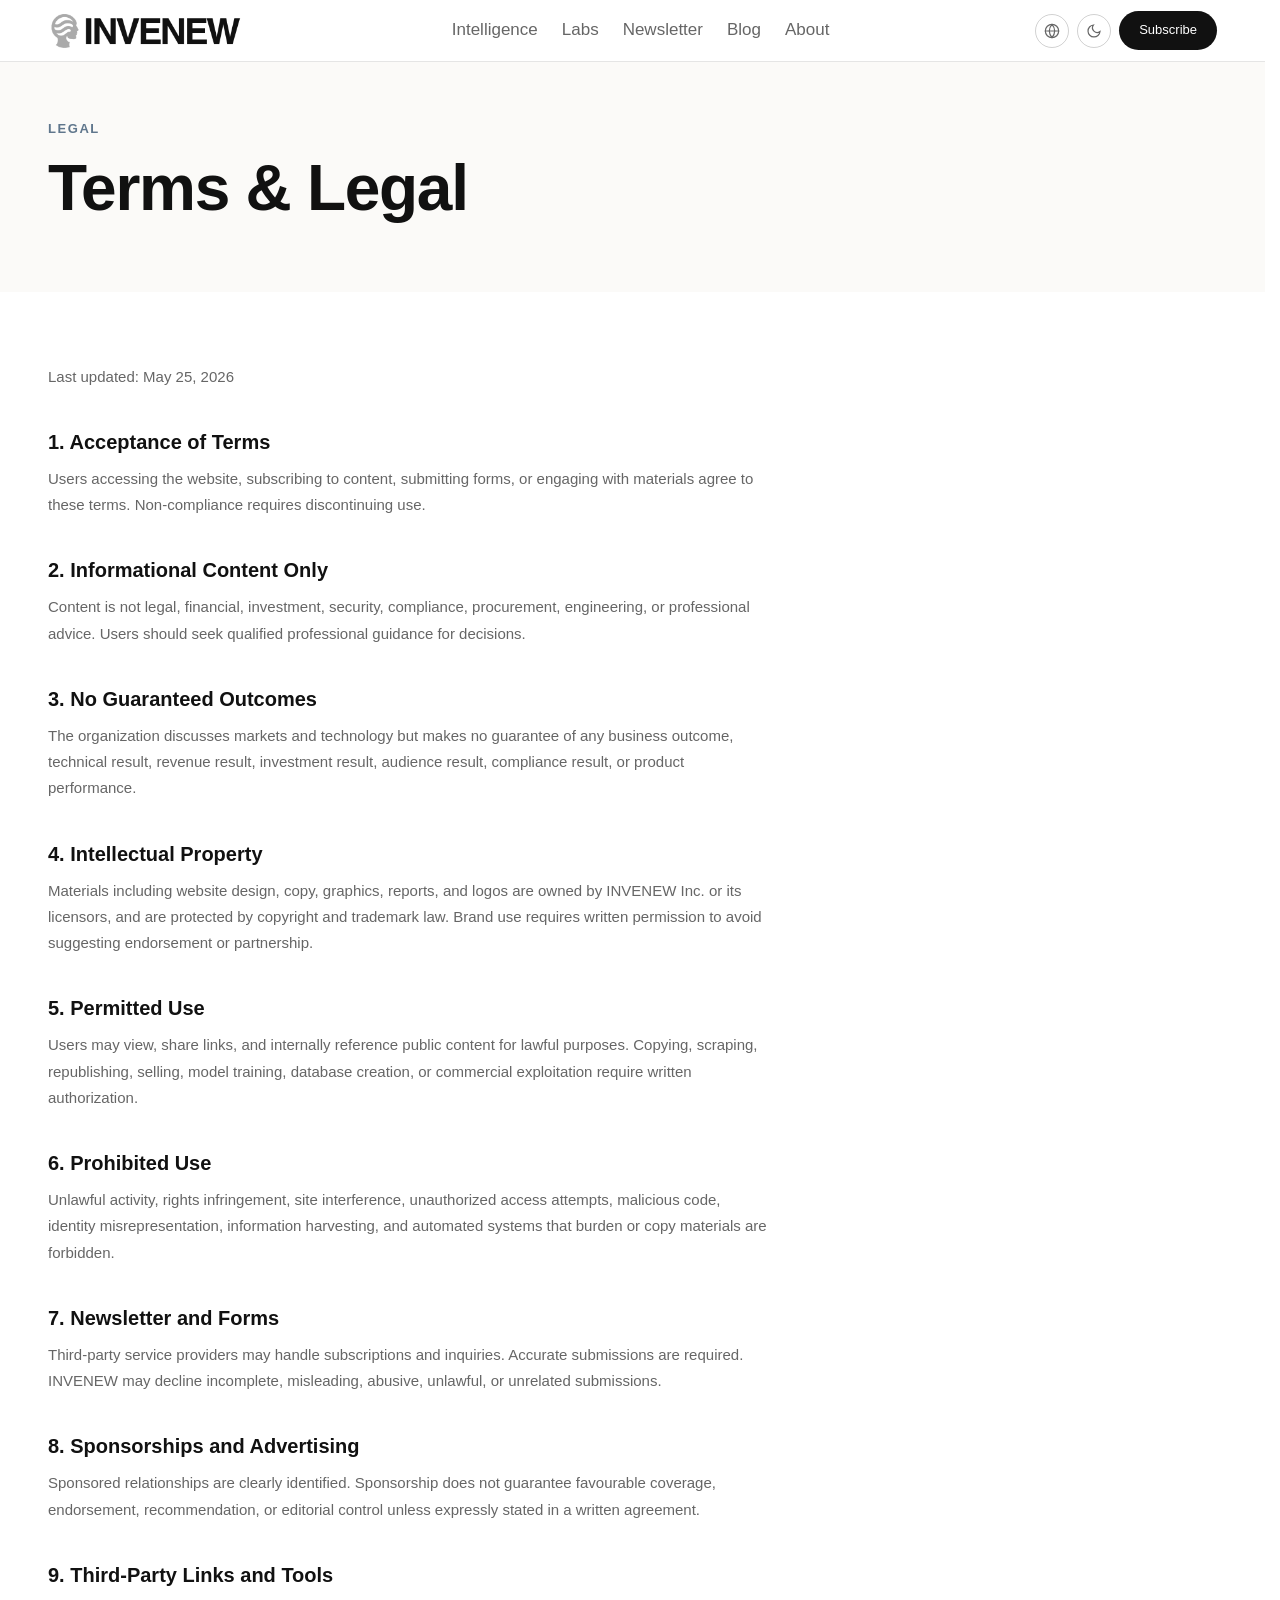
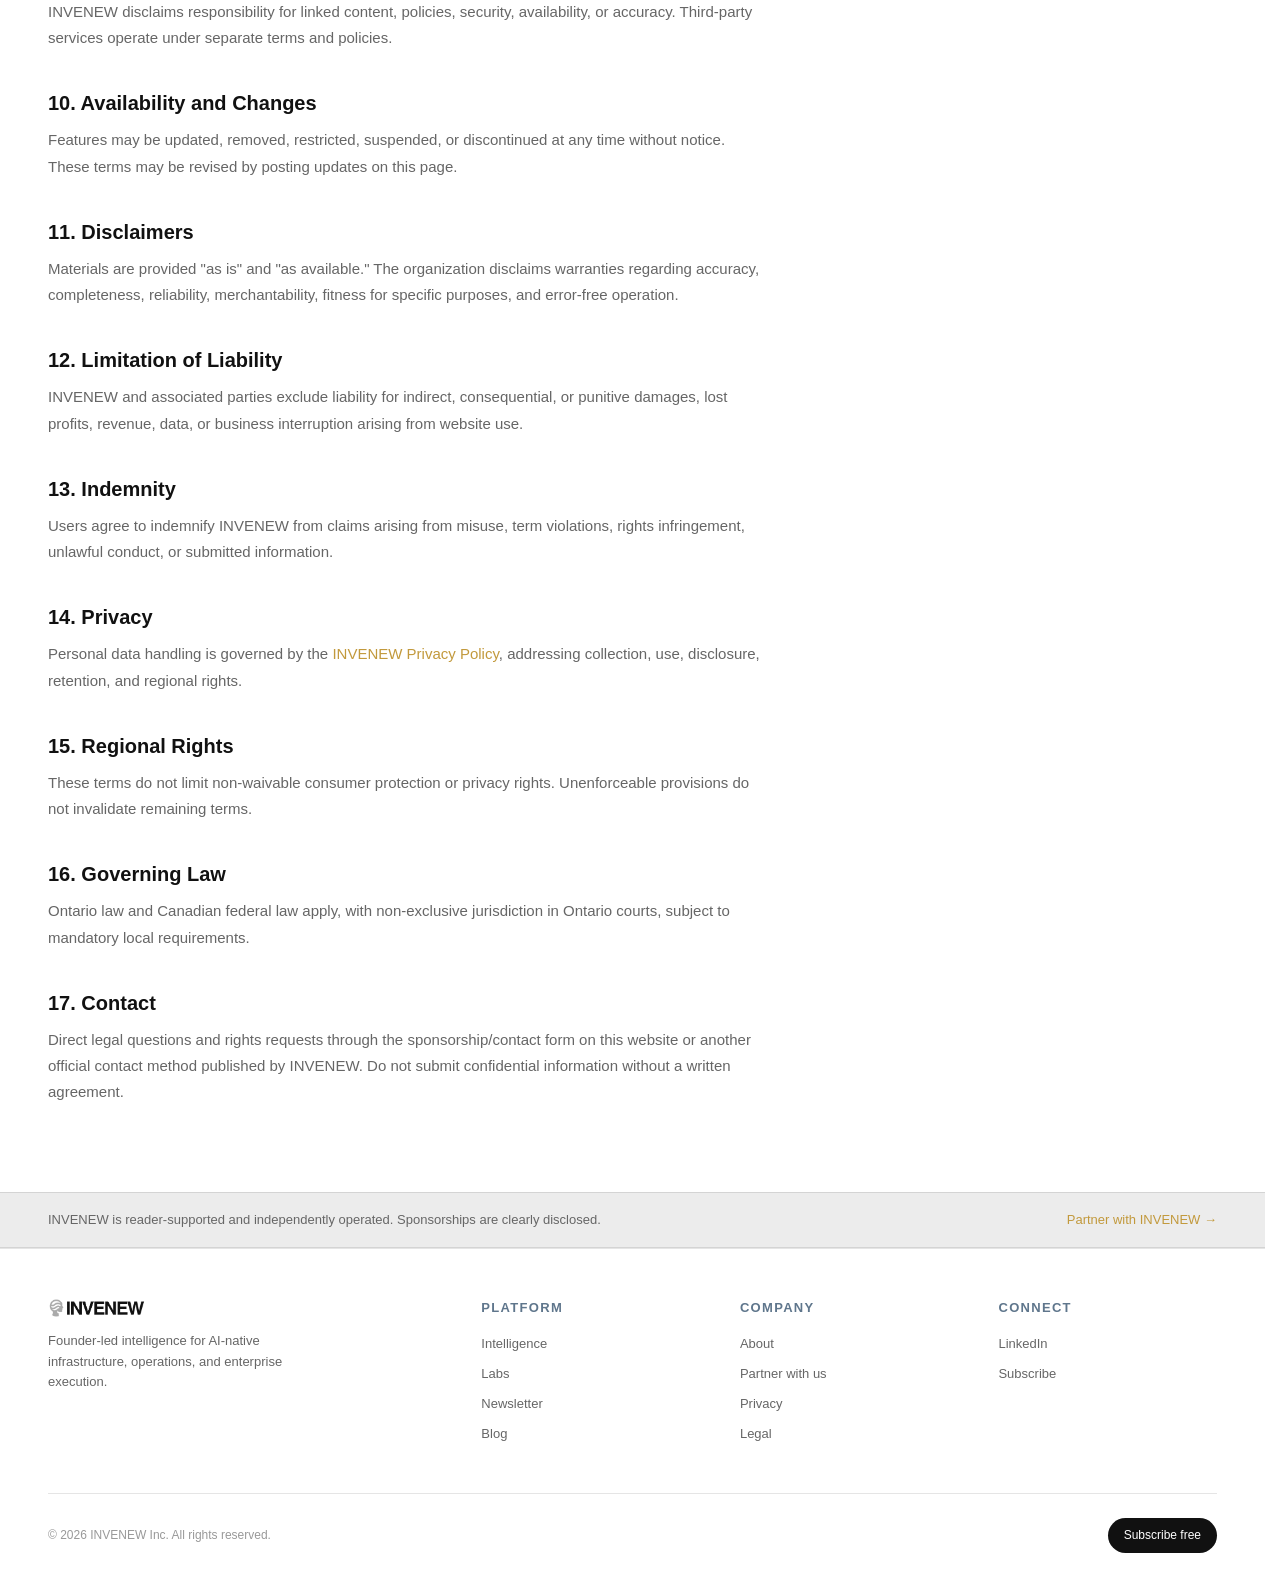
<file: legal.html>
<!DOCTYPE html>
<html lang="en" data-theme="light">
<head>
  <meta charset="UTF-8">
  <script>!function(){try{var t=localStorage.getItem("invenew-theme")||(window.matchMedia("(prefers-color-scheme:dark)").matches?"dark":"light");document.documentElement.setAttribute("data-theme",t);if(t==="dark"){document.documentElement.style.background="#111111";document.documentElement.style.colorScheme="dark"}}catch(e){}}();</script><!-- theme-init-inline -->
  <meta name="viewport" content="width=device-width, initial-scale=1">
  <title>Legal | INVENEW</title>
  <meta name="description" content="INVENEW terms of use, disclaimers, and legal information.">
  <link rel="stylesheet" href="assets/css/style.css">
  <style>
    .prose { max-width: 720px; }
    .prose h2 { font-size: 20px; margin: 40px 0 12px; color: var(--color-text); }
    .prose h3 { font-size: 16px; margin: 24px 0 8px; color: var(--color-text); }
    .prose p  { font-size: 15px; color: var(--color-text-muted); margin-bottom: 14px; line-height: 1.75; }
    .prose ul { padding-left: 20px; margin-bottom: 14px; }
    .prose li { font-size: 15px; color: var(--color-text-muted); margin-bottom: 6px; line-height: 1.7; }
    .prose a  { color: var(--color-amber); }
    .updated  { font-size: 13px; color: var(--color-text-faint); margin-bottom: 32px; }
  </style>
  <script src="assets/js/main.js" defer></script>
  <script src="assets/js/components.js" defer></script>
</head>
<body>

<nav class="nav" role="navigation" aria-label="Main navigation">
  <div class="nav-inner">
    <a href="index.html" class="nav-logo" aria-label="INVENEW home">
      <img src="assets/img/INVENEW-light-long1.png" alt="INVENEW" class="logo-light">
      <img src="assets/img/INVENEW-dark-long1.png"  alt="INVENEW" class="logo-dark">
    </a>
    <ul class="nav-links" role="list">
      <li><a href="intelligence.html">Intelligence</a></li>
      <li><a href="labs.html">Labs</a></li>
      <li><a href="newsletter.html">Newsletter</a></li>
      <li><a href="blog.html">Blog</a></li>
      <li><a href="about.html">About</a></li>
    </ul>
    <div class="nav-right">
      <button class="btn-icon" id="lang-toggle" aria-label="Language">
        <svg viewBox="0 0 24 24" aria-hidden="true" stroke="currentColor" stroke-width="1.8" fill="none" stroke-linecap="round" stroke-linejoin="round"><circle cx="12" cy="12" r="10"/><line x1="2" y1="12" x2="22" y2="12"/><path d="M12 2a15.3 15.3 0 0 1 4 10 15.3 15.3 0 0 1-4 10 15.3 15.3 0 0 1-4-10 15.3 15.3 0 0 1 4-10z"/></svg>
      </button>
      <button class="btn-icon" id="theme-toggle" aria-label="Switch to dark mode">
        <svg viewBox="0 0 24 24" aria-hidden="true"><path d="M21 12.79A9 9 0 1 1 11.21 3 7 7 0 0 0 21 12.79z"/></svg>
      </button>
      <button class="nav-hamburger" id="nav-hamburger" aria-expanded="false" aria-label="Open menu">
        <span></span><span></span><span></span>
      </button>
      <a href="newsletter.html" class="btn-subscribe">Subscribe</a>
    </div>
  </div>
  <div class="mobile-nav" id="mobile-nav" role="dialog" aria-label="Mobile navigation">
    <a href="intelligence.html">Intelligence</a>
    <a href="labs.html">Labs</a>
    <a href="newsletter.html">Newsletter</a>
    <a href="blog.html">Blog</a>
    <a href="about.html">About</a>
    <a href="newsletter.html" class="btn-subscribe">Subscribe free</a>
  </div>
</nav>

<section class="page-hero">
  <div class="container">
    <span class="eyebrow">LEGAL</span>
    <h1>Terms &amp; Legal</h1>
  </div>
</section>

<section class="section">
  <div class="container">
    <div class="prose">
      <p class="updated">Last updated: May 25, 2026</p>

      <h2>1. Acceptance of Terms</h2>
      <p>Users accessing the website, subscribing to content, submitting forms, or engaging with materials agree to these terms. Non-compliance requires discontinuing use.</p>

      <h2>2. Informational Content Only</h2>
      <p>Content is not legal, financial, investment, security, compliance, procurement, engineering, or professional advice. Users should seek qualified professional guidance for decisions.</p>

      <h2>3. No Guaranteed Outcomes</h2>
      <p>The organization discusses markets and technology but makes no guarantee of any business outcome, technical result, revenue result, investment result, audience result, compliance result, or product performance.</p>

      <h2>4. Intellectual Property</h2>
      <p>Materials including website design, copy, graphics, reports, and logos are owned by INVENEW Inc. or its licensors, and are protected by copyright and trademark law. Brand use requires written permission to avoid suggesting endorsement or partnership.</p>

      <h2>5. Permitted Use</h2>
      <p>Users may view, share links, and internally reference public content for lawful purposes. Copying, scraping, republishing, selling, model training, database creation, or commercial exploitation require written authorization.</p>

      <h2>6. Prohibited Use</h2>
      <p>Unlawful activity, rights infringement, site interference, unauthorized access attempts, malicious code, identity misrepresentation, information harvesting, and automated systems that burden or copy materials are forbidden.</p>

      <h2>7. Newsletter and Forms</h2>
      <p>Third-party service providers may handle subscriptions and inquiries. Accurate submissions are required. INVENEW may decline incomplete, misleading, abusive, unlawful, or unrelated submissions.</p>

      <h2>8. Sponsorships and Advertising</h2>
      <p>Sponsored relationships are clearly identified. Sponsorship does not guarantee favourable coverage, endorsement, recommendation, or editorial control unless expressly stated in a written agreement.</p>

      <h2>9. Third-Party Links and Tools</h2>
      <p>INVENEW disclaims responsibility for linked content, policies, security, availability, or accuracy. Third-party services operate under separate terms and policies.</p>

      <h2>10. Availability and Changes</h2>
      <p>Features may be updated, removed, restricted, suspended, or discontinued at any time without notice. These terms may be revised by posting updates on this page.</p>

      <h2>11. Disclaimers</h2>
      <p>Materials are provided "as is" and "as available." The organization disclaims warranties regarding accuracy, completeness, reliability, merchantability, fitness for specific purposes, and error-free operation.</p>

      <h2>12. Limitation of Liability</h2>
      <p>INVENEW and associated parties exclude liability for indirect, consequential, or punitive damages, lost profits, revenue, data, or business interruption arising from website use.</p>

      <h2>13. Indemnity</h2>
      <p>Users agree to indemnify INVENEW from claims arising from misuse, term violations, rights infringement, unlawful conduct, or submitted information.</p>

      <h2>14. Privacy</h2>
      <p>Personal data handling is governed by the <a href="privacy.html">INVENEW Privacy Policy</a>, addressing collection, use, disclosure, retention, and regional rights.</p>

      <h2>15. Regional Rights</h2>
      <p>These terms do not limit non-waivable consumer protection or privacy rights. Unenforceable provisions do not invalidate remaining terms.</p>

      <h2>16. Governing Law</h2>
      <p>Ontario law and Canadian federal law apply, with non-exclusive jurisdiction in Ontario courts, subject to mandatory local requirements.</p>

      <h2>17. Contact</h2>
      <p>Direct legal questions and rights requests through the sponsorship/contact form on this website or another official contact method published by INVENEW. Do not submit confidential information without a written agreement.</p>
    </div>
  </div>
</section>

<div id="site-footer"></div>

</body>
</html>
</file>
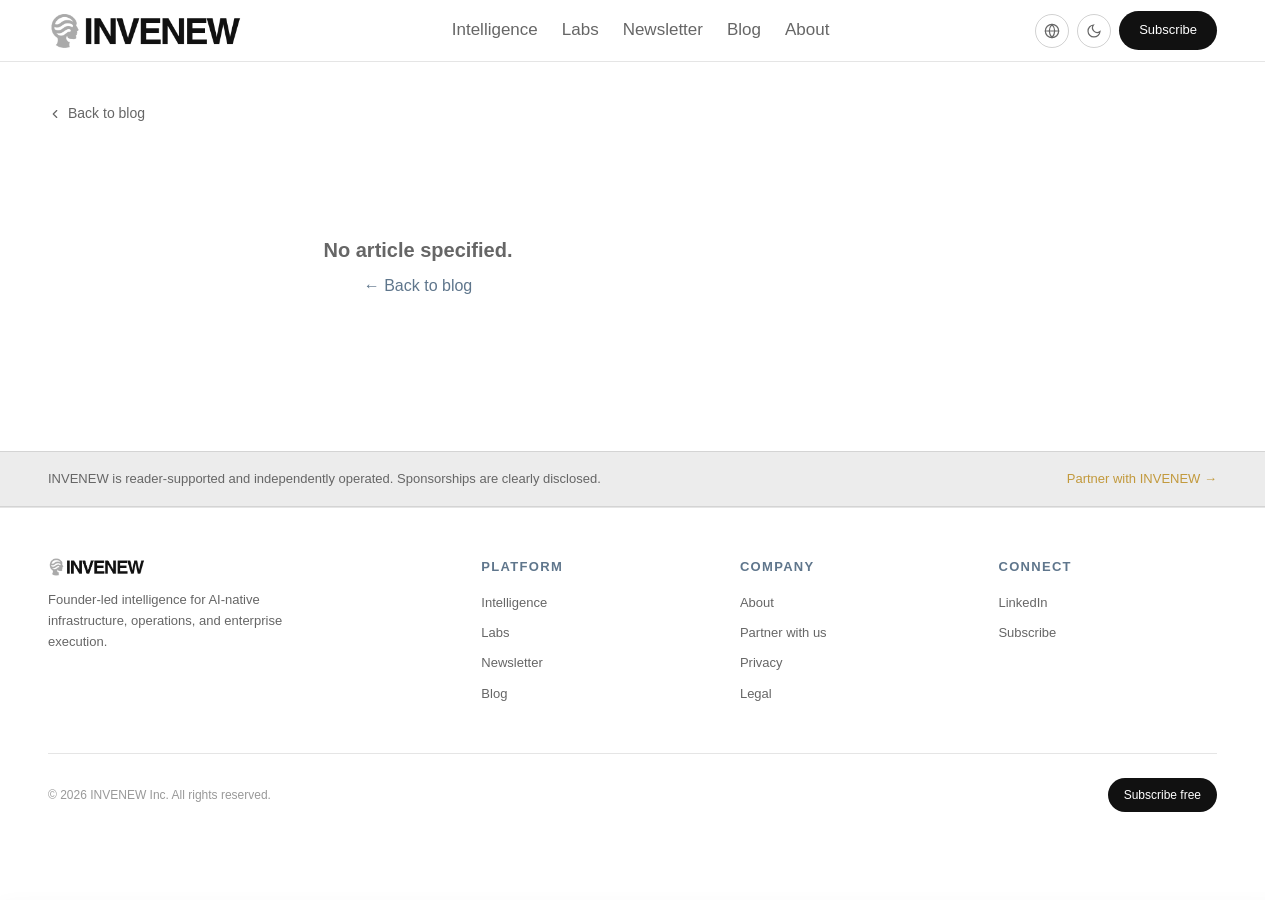
<file: post.html>
<!DOCTYPE html>
<html lang="en" data-theme="light">
<head>
  <meta charset="UTF-8">
  <script>!function(){try{var t=localStorage.getItem("invenew-theme")||(window.matchMedia("(prefers-color-scheme:dark)").matches?"dark":"light");document.documentElement.setAttribute("data-theme",t);if(t==="dark"){document.documentElement.style.background="#111111";document.documentElement.style.colorScheme="dark"}}catch(e){}}();</script><!-- theme-init-inline -->
  <meta name="viewport" content="width=device-width, initial-scale=1">
  <title>Article | INVENEW</title>
  <meta name="description" content="">
  <link rel="stylesheet" href="assets/css/style.css">
  <style>
    /* ── Post layout ── */
    .post-wrap   { max-width: 740px; }
    .post-header { margin-bottom: 36px; }
    .post-meta   { display: flex; align-items: center; gap: 10px; flex-wrap: wrap; margin-bottom: 16px; }
    .post-meta time { font-size: 13px; color: var(--color-text-faint); }
    .post-meta .post-author { font-size: 13px; color: var(--color-text-faint); }
    .post-header h1 {
      font-size: clamp(24px, 4vw, 38px);
      font-weight: 700;
      line-height: 1.25;
      color: var(--color-text);
      margin-bottom: 0;
    }
    .post-hero-img {
      width: 100%;
      aspect-ratio: 16 / 9;
      object-fit: cover;
      border-radius: var(--radius-lg);
      margin-bottom: 36px;
      display: block;
    }

    /* ── Prose body ── */
    .post-body { font-size: 16px; line-height: 1.8; color: var(--color-text-muted); }
    .post-body p   { margin-bottom: 20px; }
    .post-body h1, .post-body h2 { font-size: clamp(18px, 2.5vw, 24px); font-weight: 700; color: var(--color-text); margin: 40px 0 14px; line-height: 1.3; }
    .post-body h3, .post-body h4 { font-size: 18px; font-weight: 600; color: var(--color-text); margin: 32px 0 10px; line-height: 1.3; }
    .post-body ul, .post-body ol  { padding-left: 22px; margin-bottom: 20px; }
    .post-body li  { margin-bottom: 8px; }
    .post-body a   { color: var(--color-slate); text-decoration: underline; text-underline-offset: 3px; }
    .post-body a:hover { opacity: 0.8; }
    .post-body strong { color: var(--color-text); font-weight: 600; }
    .post-body code   { font-family: ui-monospace, 'SF Mono', Menlo, monospace; font-size: 0.88em;
                        background: var(--color-bg-secondary); padding: 2px 6px; border-radius: 4px; }
    .post-body blockquote {
      border-left: 3px solid var(--color-slate);
      margin: 28px 0; padding: 12px 0 12px 20px;
      color: var(--color-text-muted); font-style: italic;
    }
    .post-body img { max-width: 100%; height: auto; border-radius: var(--radius-md); margin: 20px 0; display: block; }
    .post-body s   { opacity: 0.6; }

    /* ── Back link ── */
    .post-back { display: inline-flex; align-items: center; gap: 6px; font-size: 14px;
                 color: var(--color-text-muted); margin-bottom: 32px; transition: color var(--transition); }
    .post-back:hover { color: var(--color-text); }
    .post-back svg { width: 14px; height: 14px; stroke: currentColor; stroke-width: 2;
                     fill: none; stroke-linecap: round; stroke-linejoin: round; }

    /* ── Text-to-Speech ── */
    .post-toolbar {
      display: flex;
      align-items: center;
      gap: 8px;
      margin-top: 18px;
    }
    .tts-listen-btn {
      display: inline-flex;
      align-items: center;
      gap: 6px;
      font-size: 12px;
      font-weight: 500;
      letter-spacing: 0.02em;
      color: var(--color-text-muted);
      background: transparent;
      border: 1px solid var(--color-border-med);
      border-radius: var(--radius-pill);
      padding: 5px 13px 5px 9px;
      cursor: pointer;
      transition: color var(--transition), border-color var(--transition), background var(--transition);
      line-height: 1;
    }
    .tts-listen-btn svg {
      width: 14px; height: 14px;
      flex-shrink: 0;
      fill: none;
      stroke: currentColor;
      stroke-width: 1.8;
      stroke-linecap: round;
      stroke-linejoin: round;
    }
    .tts-listen-btn:hover {
      color: var(--color-text);
      border-color: var(--color-text-muted);
    }
    .tts-listen-btn.playing {
      color: var(--color-amber);
      border-color: var(--color-amber);
      background: rgba(194,153,60,0.07);
    }
    [data-theme="dark"] .tts-listen-btn.playing {
      background: rgba(212,168,64,0.10);
    }
    .tts-listen-btn.paused {
      color: var(--color-text-muted);
      border-color: var(--color-border-med);
    }
    /* TTS sticky bar */
    .tts-bar {
      position: fixed;
      bottom: -80px;
      left: 0; right: 0;
      height: 60px;
      background: var(--color-bg);
      border-top: 1px solid var(--color-border);
      display: flex;
      align-items: center;
      gap: 14px;
      padding: 0 20px;
      z-index: 300;
      transition: bottom 0.32s cubic-bezier(0.4,0,0.2,1);
      box-shadow: 0 -6px 28px rgba(0,0,0,0.08);
    }
    .tts-bar.visible { bottom: 0; }
    .tts-bar-play {
      width: 34px; height: 34px;
      border-radius: 50%;
      border: none;
      background: var(--color-amber);
      color: #fff;
      display: flex; align-items: center; justify-content: center;
      cursor: pointer;
      flex-shrink: 0;
      transition: opacity var(--transition), transform var(--transition);
    }
    .tts-bar-play:hover { opacity: 0.82; transform: scale(1.06); }
    .tts-bar-play svg {
      width: 13px; height: 13px;
      fill: currentColor;
      stroke: none;
    }
    .tts-bar-info { flex: 1; min-width: 0; }
    .tts-bar-label {
      font-size: 11px;
      color: var(--color-text-faint);
      white-space: nowrap;
      overflow: hidden;
      text-overflow: ellipsis;
      margin-bottom: 5px;
    }
    .tts-track {
      height: 3px;
      background: var(--color-border);
      border-radius: 2px;
      overflow: hidden;
      cursor: pointer;
    }
    .tts-track-fill {
      height: 100%;
      width: 0%;
      background: var(--color-amber);
      border-radius: 2px;
      transition: width 0.4s linear;
    }
    .tts-speed-btn {
      font-size: 11px;
      font-weight: 600;
      color: var(--color-text-muted);
      background: var(--color-bg-secondary);
      border: none;
      border-radius: var(--radius-pill);
      padding: 4px 10px;
      cursor: pointer;
      flex-shrink: 0;
      letter-spacing: 0.03em;
      min-width: 36px;
      text-align: center;
      transition: color var(--transition), background var(--transition);
    }
    .tts-speed-btn:hover { color: var(--color-text); }
    .tts-bar-close {
      width: 28px; height: 28px;
      border: none;
      background: transparent;
      color: var(--color-text-faint);
      border-radius: 50%;
      display: flex; align-items: center; justify-content: center;
      cursor: pointer;
      flex-shrink: 0;
      transition: color var(--transition), background var(--transition);
    }
    .tts-bar-close:hover {
      color: var(--color-text);
      background: var(--color-bg-secondary);
    }
    .tts-bar-close svg {
      width: 14px; height: 14px;
      stroke: currentColor;
      stroke-width: 2;
      stroke-linecap: round;
      fill: none;
    }

    /* ── Loading / error states ── */
    .post-loading { display: flex; flex-direction: column; align-items: center;
                    padding: 80px 0; gap: 16px; color: var(--color-text-faint); font-size: 14px; }
    .post-loading .spinner { width: 22px; height: 22px; border: 2px solid var(--color-border);
                             border-top-color: var(--color-amber); border-radius: 50%;
                             animation: spin 0.8s linear infinite; }
    @keyframes spin { to { transform: rotate(360deg); } }
    .post-error { text-align: center; padding: 80px 0; color: var(--color-text-muted); }
    .post-error h2 { font-size: 20px; margin-bottom: 10px; }
    .post-error a  { color: var(--color-slate); }
  </style>
  <script src="assets/js/main.js" defer></script>
  <script src="assets/js/components.js" defer></script>
</head>
<body>

<nav class="nav" role="navigation" aria-label="Main navigation">
  <div class="nav-inner">
    <a href="index.html" class="nav-logo" aria-label="INVENEW home">
      <img src="assets/img/INVENEW-light-long1.png" alt="INVENEW" class="logo-light">
      <img src="assets/img/INVENEW-dark-long1.png"  alt="INVENEW" class="logo-dark">
    </a>
    <ul class="nav-links" role="list">
      <li><a href="intelligence.html">Intelligence</a></li>
      <li><a href="labs.html">Labs</a></li>
      <li><a href="newsletter.html">Newsletter</a></li>
      <li><a href="blog.html">Blog</a></li>
      <li><a href="about.html">About</a></li>
    </ul>
    <div class="nav-right">
      <button class="btn-icon" id="lang-toggle" aria-label="Language">
        <svg viewBox="0 0 24 24" aria-hidden="true" stroke="currentColor" stroke-width="1.8" fill="none" stroke-linecap="round" stroke-linejoin="round"><circle cx="12" cy="12" r="10"/><line x1="2" y1="12" x2="22" y2="12"/><path d="M12 2a15.3 15.3 0 0 1 4 10 15.3 15.3 0 0 1-4 10 15.3 15.3 0 0 1-4-10 15.3 15.3 0 0 1 4-10z"/></svg>
      </button>
      <button class="btn-icon" id="theme-toggle" aria-label="Switch to dark mode">
        <svg viewBox="0 0 24 24" aria-hidden="true"><path d="M21 12.79A9 9 0 1 1 11.21 3 7 7 0 0 0 21 12.79z"/></svg>
      </button>
      <button class="nav-hamburger" id="nav-hamburger" aria-expanded="false" aria-label="Open menu">
        <span></span><span></span><span></span>
      </button>
      <a href="newsletter.html" class="btn-subscribe">Subscribe</a>
    </div>
  </div>
  <div class="mobile-nav" id="mobile-nav" role="dialog" aria-label="Mobile navigation">
    <a href="intelligence.html">Intelligence</a>
    <a href="labs.html">Labs</a>
    <a href="newsletter.html">Newsletter</a>
    <a href="blog.html">Blog</a>
    <a href="about.html">About</a>
    <a href="newsletter.html" class="btn-subscribe">Subscribe free</a>
  </div>
</nav>

<section class="section" style="padding-top: 40px;">
  <div class="container">
    <div class="post-wrap">

      <a href="blog.html" class="post-back">
        <svg viewBox="0 0 24 24"><polyline points="15 18 9 12 15 6"/></svg>
        Back to blog
      </a>

      <div id="post-content">
        <div class="post-loading">
          <div class="spinner"></div>
          <p>Loading article…</p>
        </div>
      </div>

    </div>
  </div>
</section>

<!-- ── Text-to-Speech player bar ── -->
<div class="tts-bar" id="tts-bar" role="region" aria-label="Article audio player" aria-hidden="true">
  <button class="tts-bar-play" id="tts-play-pause" aria-label="Play article">
    <svg viewBox="0 0 24 24"><polygon points="5 3 19 12 5 21 5 3"/></svg>
  </button>
  <div class="tts-bar-info">
    <div class="tts-bar-label" id="tts-bar-label">Article</div>
    <div class="tts-track"><div class="tts-track-fill" id="tts-track-fill"></div></div>
  </div>
  <button class="tts-speed-btn" id="tts-speed-btn" aria-label="Playback speed: 1×">1×</button>
  <button class="tts-bar-close" id="tts-close" aria-label="Stop reading">
    <svg viewBox="0 0 24 24"><line x1="18" y1="6" x2="6" y2="18"/><line x1="6" y1="6" x2="18" y2="18"/></svg>
  </button>
</div>

<div id="site-footer"></div>

<script>
(function () {
  'use strict';

  function esc(str) {
    return String(str || '')
      .replace(/&/g, '&amp;').replace(/</g, '&lt;')
      .replace(/>/g, '&gt;').replace(/"/g, '&quot;');
  }

  function formatDate(str) {
    if (!str) return '';
    try {
      return new Date(str).toLocaleDateString('en-US', { year: 'numeric', month: 'long', day: 'numeric' });
    } catch (e) { return str; }
  }

  function getSlug() {
    var params = new URLSearchParams(window.location.search);
    return (params.get('slug') || '').trim();
  }

  function showError(msg) {
    document.getElementById('post-content').innerHTML =
      '<div class="post-error">' +
        '<h2>' + esc(msg || 'Article not found.') + '</h2>' +
        '<p><a href="blog.html">&larr; Back to blog</a></p>' +
      '</div>';
  }

  function render(post) {
    var date   = formatDate(post.publishedAt || post._createdAt);
    var cat    = (post.category && post.category.title) || (post.tag && post.tag.title) || '';
    var author = post.author && post.author.name ? post.author.name : '';

    // Update page title and meta description
    if (post.title) {
      document.title = esc(post.title) + ' | INVENEW';
      var metaDesc = document.querySelector('meta[name="description"]');
      if (metaDesc) metaDesc.setAttribute('content', esc(post.title) + ', INVENEW Intelligence');
    }

    var heroImg = post.imageUrl
      ? '<img class="post-hero-img" src="' + esc(post.imageUrl) + '?w=1200&h=675&fit=crop&auto=format&q=85" ' +
          'alt="' + esc(post.title) + '" loading="eager">'
      : '';

    var metaParts = [];
    if (cat)    metaParts.push('<span class="card-tag">' + esc(cat) + '</span>');
    if (date)   metaParts.push('<time>' + esc(date) + '</time>');
    if (author) metaParts.push('<span class="post-author">By ' + esc(author) + '</span>');

    var ttsBtn = window.speechSynthesis
      ? '<div class="post-toolbar">' +
          '<button class="tts-listen-btn" id="tts-listen-btn" aria-label="Listen to article">' +
            '<svg viewBox="0 0 24 24"><polygon points="11 5 6 9 2 9 2 15 6 15 11 19 11 5"/>' +
            '<path d="M15.54 8.46a5 5 0 0 1 0 7.07"/>' +
            '<path d="M19.07 4.93a10 10 0 0 1 0 14.14"/></svg>' +
            '<span>Listen</span>' +
          '</button>' +
        '</div>'
      : '';

    document.getElementById('post-content').innerHTML =
      '<div class="post-header">' +
        (metaParts.length ? '<div class="post-meta">' + metaParts.join('') + '</div>' : '') +
        '<h1>' + esc(post.title || 'Untitled') + '</h1>' +
        ttsBtn +
      '</div>' +
      heroImg +
      '<div class="post-body">' + (post.bodyHtml || '<p>No content available.</p>') + '</div>';
  }

  function load() {
    var slug = getSlug();
    if (!slug) { showError('No article specified.'); return; }

    fetch('/api/post?slug=' + encodeURIComponent(slug))
      .then(function (res) {
        if (res.status === 404) throw new Error('not_found');
        if (!res.ok) throw new Error('http_' + res.status);
        return res.json();
      })
      .then(function (data) {
        if (!data.result) throw new Error('not_found');
        render(data.result);
        initTTS(data.result.title || '');
      })
      .catch(function (err) {
        if (err.message === 'not_found') {
          showError('Article not found.');
        } else {
          showError('Could not load article. Please try again.');
        }
        console.error('[INVENEW] post load error:', err);
      });
  }

  /* ── Text-to-Speech ─────────────────────────────────────── */
  function initTTS(title) {
    if (!window.speechSynthesis) return;

    var listenBtn  = document.getElementById('tts-listen-btn');
    var bar        = document.getElementById('tts-bar');
    var playPause  = document.getElementById('tts-play-pause');
    var closeBtn   = document.getElementById('tts-close');
    var speedBtn   = document.getElementById('tts-speed-btn');
    var fill       = document.getElementById('tts-track-fill');
    var barLabel   = document.getElementById('tts-bar-label');

    if (!listenBtn || !bar) return;

    var state     = 'idle';   // 'idle' | 'playing' | 'paused'
    var speeds    = [1, 1.25, 1.5, 2];
    var speedIdx  = 0;
    var utterance = null;
    var fullText  = '';
    var lastChar  = 0;

    /* ── SVG icon snippets ── */
    var I_LISTEN = '<svg viewBox="0 0 24 24"><polygon points="11 5 6 9 2 9 2 15 6 15 11 19 11 5"/>' +
                   '<path d="M15.54 8.46a5 5 0 0 1 0 7.07"/>' +
                   '<path d="M19.07 4.93a10 10 0 0 1 0 14.14"/></svg>';
    var I_PAUSE  = '<svg viewBox="0 0 24 24" fill="currentColor" stroke="none">' +
                   '<rect x="6" y="4" width="4" height="16" rx="1"/>' +
                   '<rect x="14" y="4" width="4" height="16" rx="1"/></svg>';
    var I_RESUME = '<svg viewBox="0 0 24 24"><polygon points="11 5 6 9 2 9 2 15 6 15 11 19 11 5"/>' +
                   '<line x1="15" y1="9" x2="20" y2="9"/>' +
                   '<line x1="15" y1="12" x2="20" y2="12"/>' +
                   '<line x1="15" y1="15" x2="20" y2="15"/></svg>';
    var I_PLAY   = '<svg viewBox="0 0 24 24" fill="currentColor" stroke="none">' +
                   '<polygon points="5 3 19 12 5 21 5 3"/></svg>';

    function getArticleText() {
      var body = document.querySelector('.post-body');
      return body ? (body.innerText || body.textContent || '').trim() : '';
    }

    function updateListenBtn(s) {
      if (s === 'playing') {
        listenBtn.className = 'tts-listen-btn playing';
        listenBtn.setAttribute('aria-label', 'Pause reading');
        listenBtn.innerHTML = I_PAUSE + '<span>Pause</span>';
      } else if (s === 'paused') {
        listenBtn.className = 'tts-listen-btn paused';
        listenBtn.setAttribute('aria-label', 'Resume reading');
        listenBtn.innerHTML = I_RESUME + '<span>Resume</span>';
      } else {
        listenBtn.className = 'tts-listen-btn';
        listenBtn.setAttribute('aria-label', 'Listen to article');
        listenBtn.innerHTML = I_LISTEN + '<span>Listen</span>';
      }
    }

    function updateBarBtn(s) {
      playPause.innerHTML = s === 'playing' ? I_PAUSE : I_PLAY;
      playPause.setAttribute('aria-label', s === 'playing' ? 'Pause' : 'Play');
    }

    function setState(s) {
      state = s;
      updateListenBtn(s);
      updateBarBtn(s);
      var visible = s !== 'idle';
      bar.classList.toggle('visible', visible);
      bar.setAttribute('aria-hidden', visible ? 'false' : 'true');
    }

    /* ── Voice selection ──────────────────────────────────────
       Voices load asynchronously in Chrome; we cache them once
       available and pick the highest-quality English voice we can find.
    ───────────────────────────────────────────────────────── */
    var cachedVoices = [];

    // Ordered list of known high-quality voices across platforms
    var VOICE_PRIORITY = [
      // Edge / Chrome on Windows, Microsoft Neural (best free voices on Windows)
      'Microsoft Aria Online (Natural) - English (United States)',
      'Microsoft Jenny Online (Natural) - English (United States)',
      'Microsoft Guy Online (Natural) - English (United States)',
      'Microsoft Aria',
      'Microsoft Jenny',
      'Microsoft Zira',
      // Chrome on any platform, Google Neural
      'Google UK English Female',
      'Google US English',
      'Google UK English Male',
      // macOS / iOS Premium / Enhanced (downloaded from Accessibility settings)
      'Samantha (Premium)',
      'Ava (Premium)',
      'Allison (Premium)',
      'Tom (Premium)',
      'Susan (Premium)',
      // macOS / iOS standard built-ins
      'Samantha',
      'Alex',
      'Karen',
      'Daniel',
      'Moira',
    ];

    function pickVoice(voices) {
      // 1. Try exact name match from priority list
      for (var p = 0; p < VOICE_PRIORITY.length; p++) {
        for (var v = 0; v < voices.length; v++) {
          if (voices[v].name === VOICE_PRIORITY[p]) return voices[v];
        }
      }
      // 2. Any voice whose name contains quality keywords
      var neural = voices.filter(function(v) {
        return /^en/i.test(v.lang) &&
               /(natural|neural|enhanced|premium|online)/i.test(v.name);
      });
      if (neural.length) {
        // Prefer female voices for slightly higher intelligibility scores
        return neural.find(function(v) { return /female|aria|jenny|ava|samantha|karen/i.test(v.name); })
               || neural[0];
      }
      // 3. Any en-US voice
      return voices.find(function(v) { return /en[-_]US/i.test(v.lang); })
          || voices.find(function(v) { return /^en/i.test(v.lang); })
          || null;
    }

    function loadVoices() {
      var v = window.speechSynthesis.getVoices();
      if (v.length) cachedVoices = v;
    }
    loadVoices(); // already available on Safari / Firefox
    if (typeof window.speechSynthesis.onvoiceschanged !== 'undefined') {
      window.speechSynthesis.onvoiceschanged = loadVoices; // async load on Chrome
    }

    function speak(fromChar) {
      window.speechSynthesis.cancel();
      if (!fullText) fullText = getArticleText();
      var text = fromChar > 0 ? fullText.slice(fromChar) : fullText;
      if (!text.trim()) return;

      utterance = new SpeechSynthesisUtterance(text);
      utterance.rate  = speeds[speedIdx];
      utterance.pitch = 1;
      utterance.lang  = 'en-US';

      // Re-fetch voices in case they loaded after page open
      if (!cachedVoices.length) loadVoices();
      var best = pickVoice(cachedVoices);
      if (best) utterance.voice = best;

      if (barLabel) barLabel.textContent = title;

      utterance.onboundary = function(e) {
        if (e.name === 'word' && e.charIndex != null) {
          var abs = fromChar + e.charIndex;
          lastChar = abs;
          var pct = Math.min(99, Math.round((abs / fullText.length) * 100));
          fill.style.width = pct + '%';
        }
      };

      utterance.onend = function() {
        fill.style.width = '100%';
        setTimeout(function() {
          setState('idle');
          fill.style.width = '0%';
          lastChar = 0;
        }, 700);
      };

      utterance.onerror = function(ev) {
        if (ev.error !== 'interrupted' && ev.error !== 'canceled') {
          setState('idle');
          fill.style.width = '0%';
        }
      };

      window.speechSynthesis.speak(utterance);
    }

    listenBtn.addEventListener('click', function() {
      if (state === 'idle')    { lastChar = 0; speak(0); setState('playing'); }
      else if (state === 'playing') { window.speechSynthesis.pause(); setState('paused'); }
      else if (state === 'paused')  { window.speechSynthesis.resume(); setState('playing'); }
    });

    playPause.addEventListener('click', function() {
      if (state === 'playing') { window.speechSynthesis.pause(); setState('paused'); }
      else if (state === 'paused') { window.speechSynthesis.resume(); setState('playing'); }
      else { lastChar = 0; speak(0); setState('playing'); }
    });

    closeBtn.addEventListener('click', function() {
      window.speechSynthesis.cancel();
      setState('idle');
      fill.style.width = '0%';
      lastChar = 0;
      fullText = '';
    });

    speedBtn.addEventListener('click', function() {
      speedIdx = (speedIdx + 1) % speeds.length;
      var label = speeds[speedIdx] === 1 ? '1×' : speeds[speedIdx] + '×';
      speedBtn.textContent = label;
      speedBtn.setAttribute('aria-label', 'Playback speed: ' + label);
      // Restart at current position with new speed
      if (state === 'playing') {
        speak(lastChar);
        setState('playing');
      }
    });

    window.addEventListener('pagehide',     function() { window.speechSynthesis.cancel(); });
    window.addEventListener('beforeunload', function() { window.speechSynthesis.cancel(); });
  }

  document.addEventListener('DOMContentLoaded', load);
})();
</script>

</body>
</html>
</file>
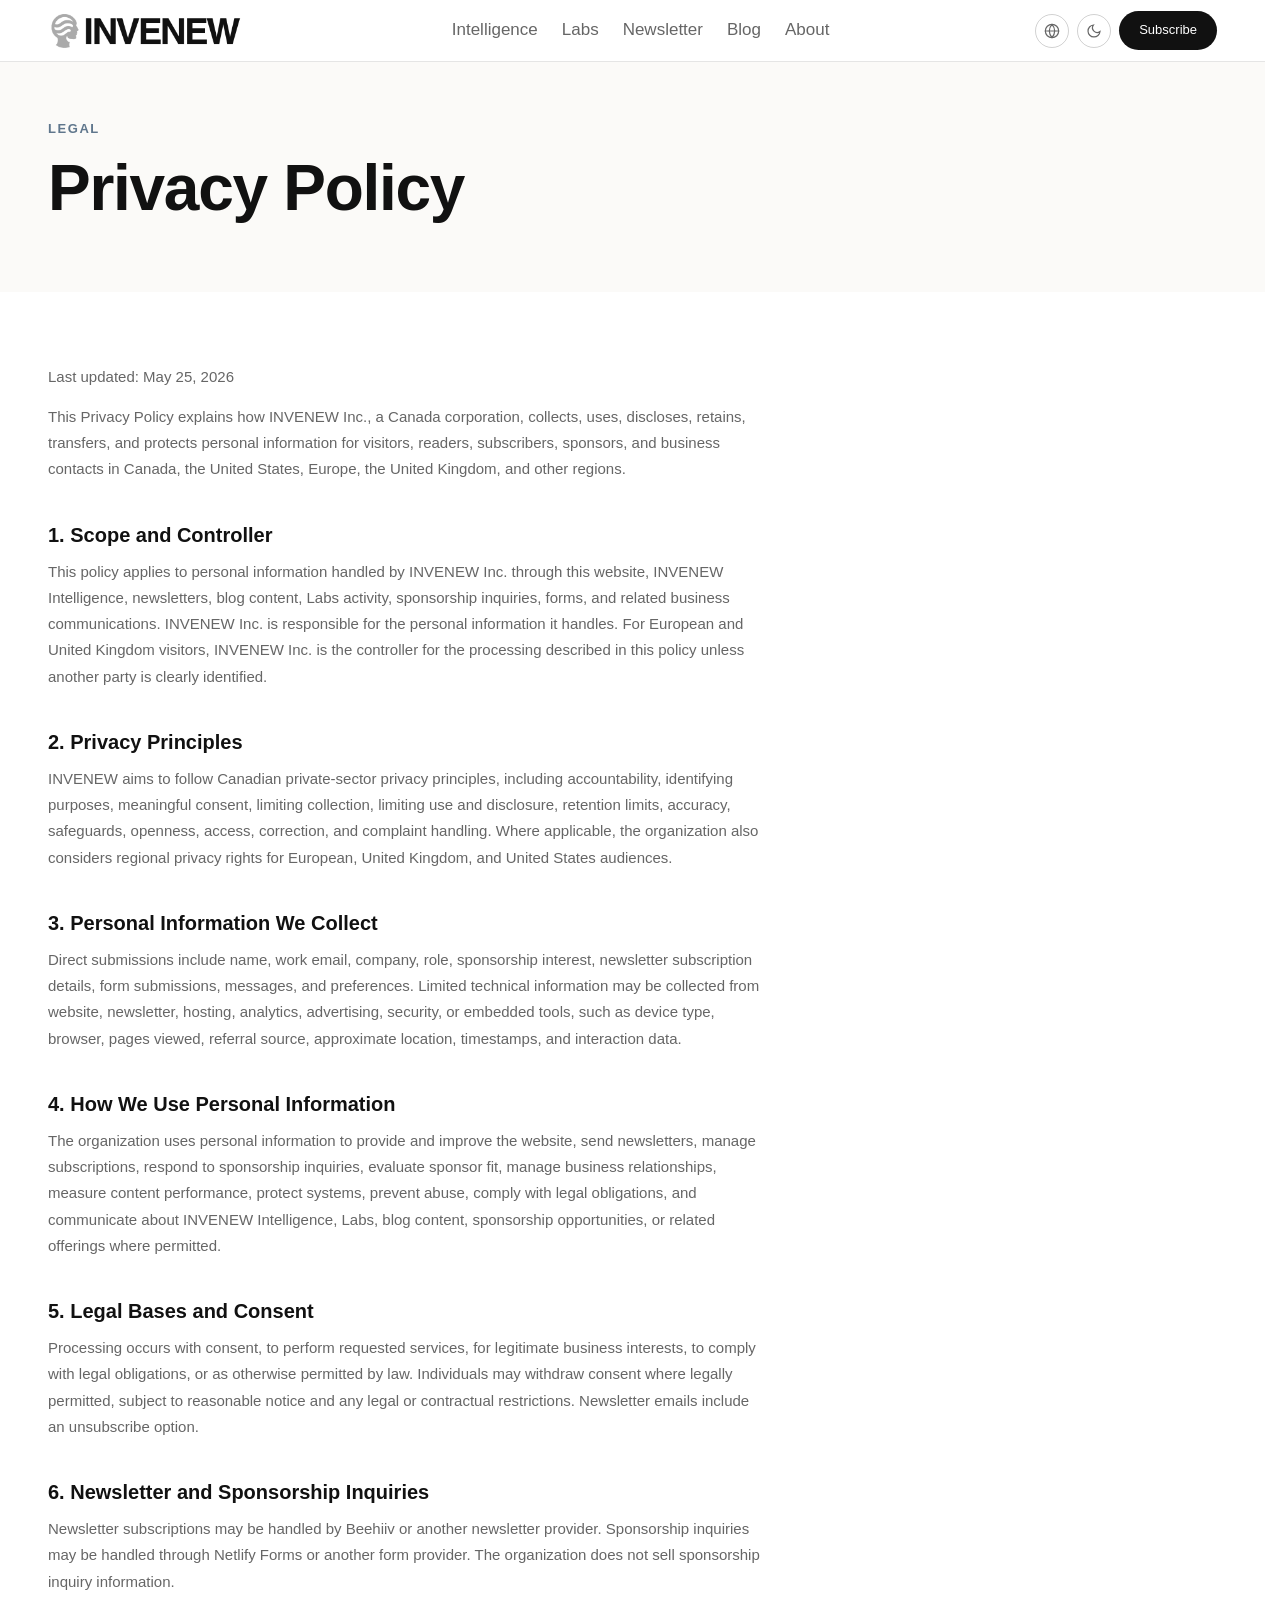
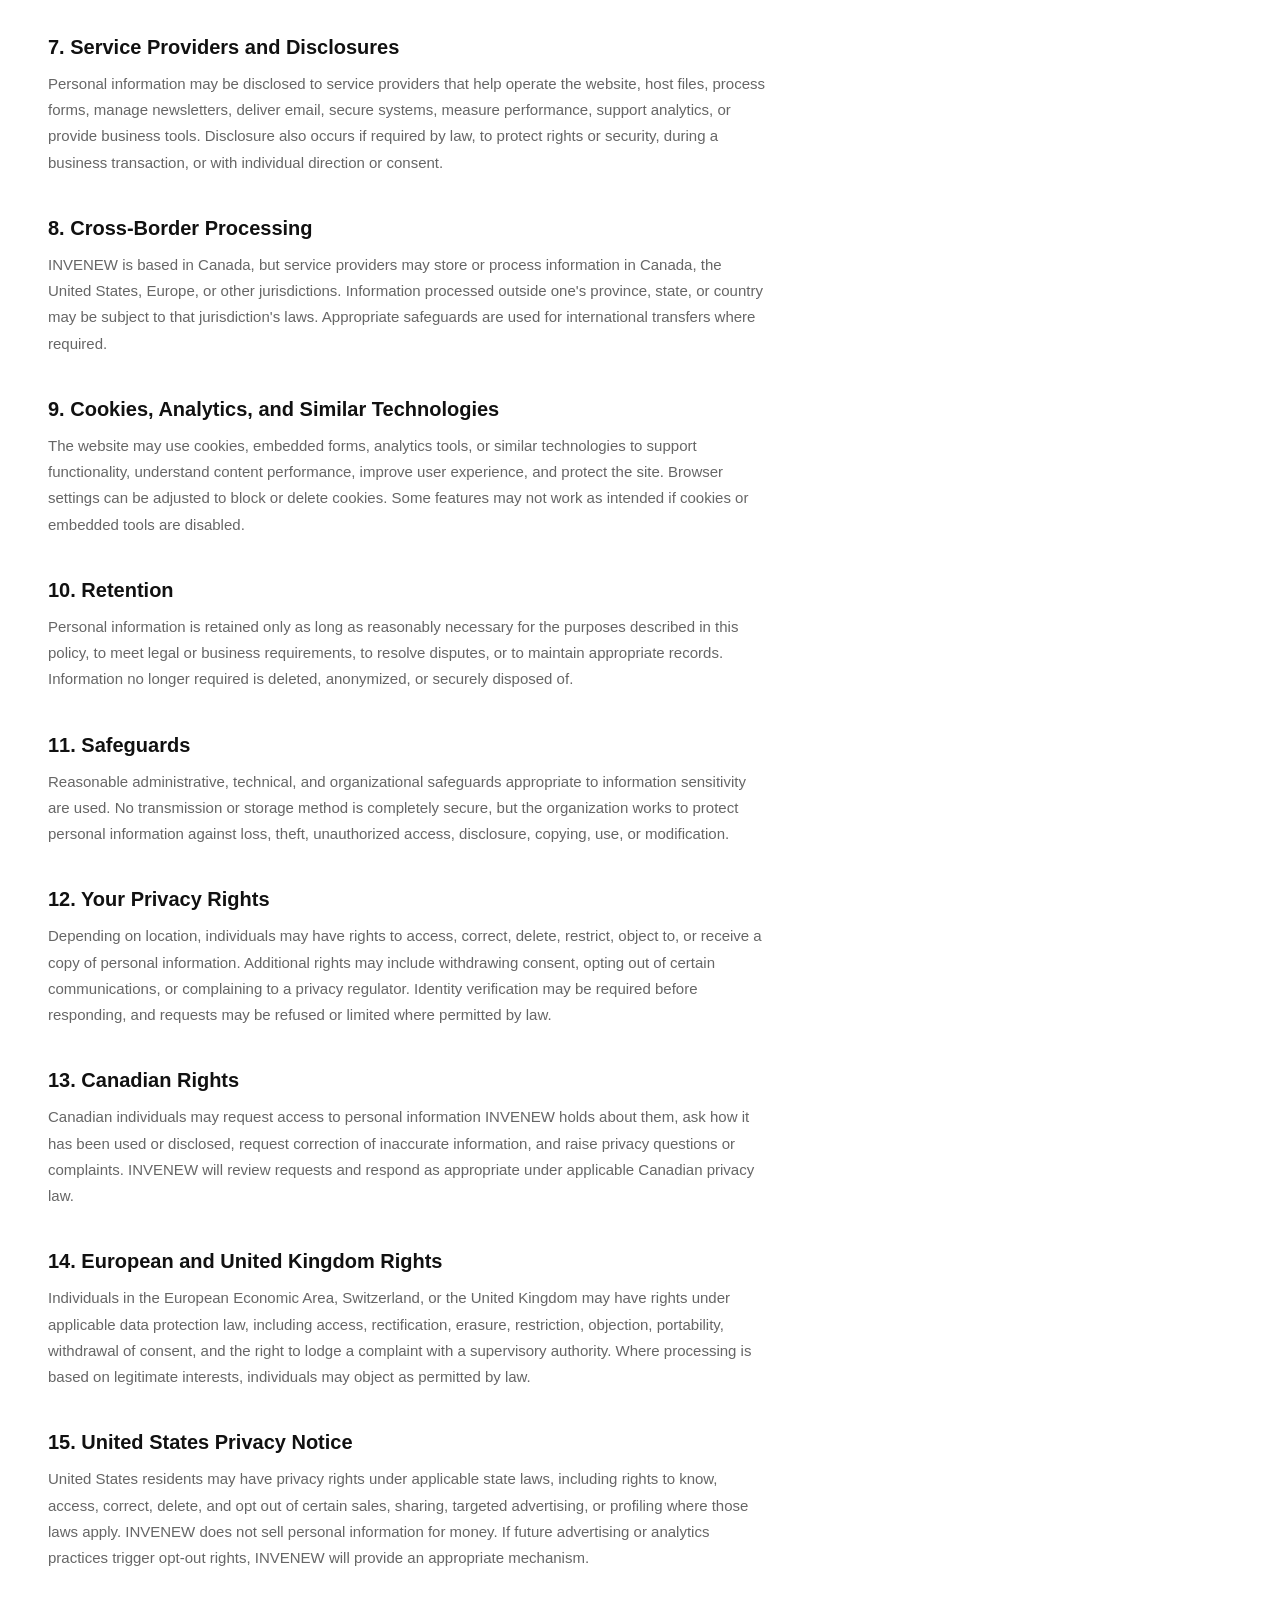
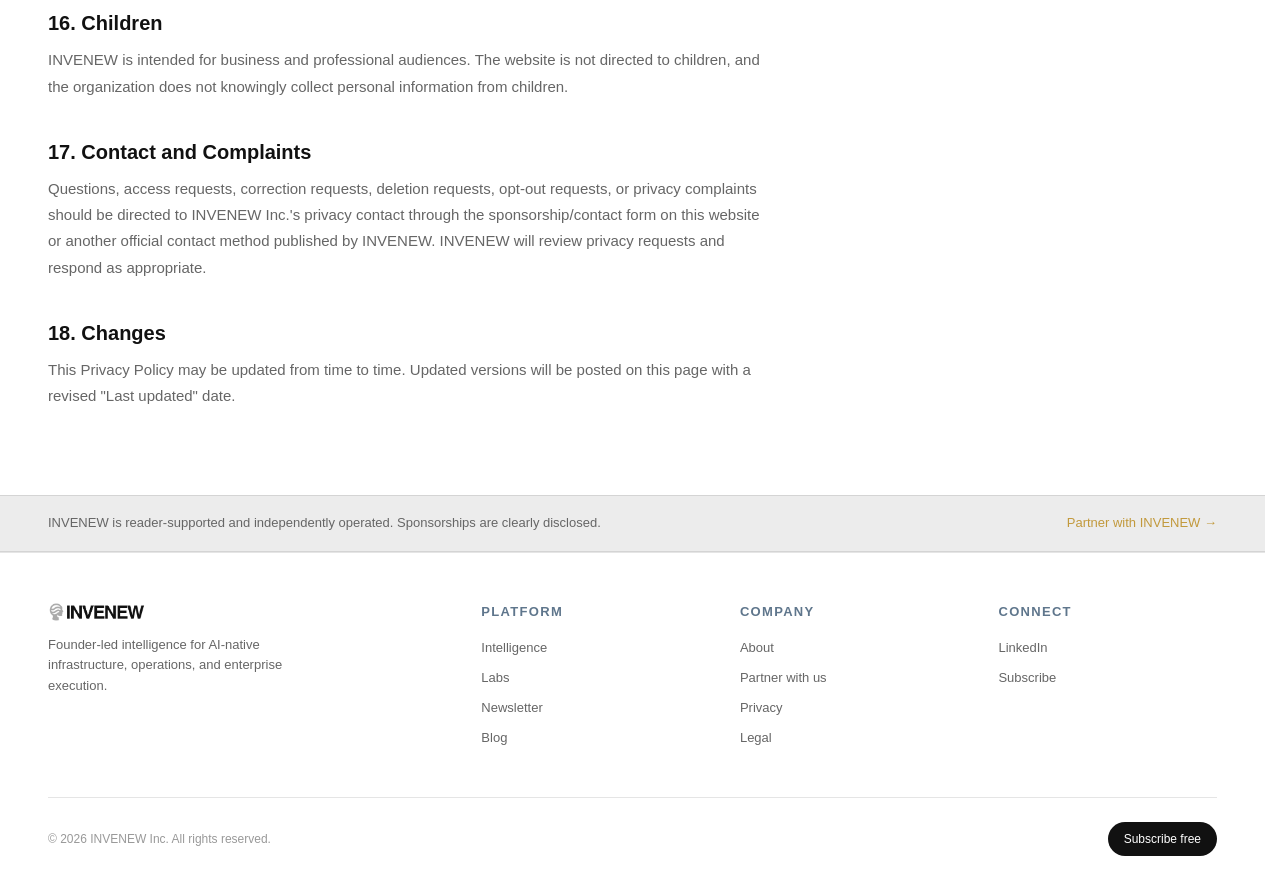
<file: privacy.html>
<!DOCTYPE html>
<html lang="en" data-theme="light">
<head>
  <meta charset="UTF-8">
  <script>!function(){try{var t=localStorage.getItem("invenew-theme")||(window.matchMedia("(prefers-color-scheme:dark)").matches?"dark":"light");document.documentElement.setAttribute("data-theme",t);if(t==="dark"){document.documentElement.style.background="#111111";document.documentElement.style.colorScheme="dark"}}catch(e){}}();</script><!-- theme-init-inline -->
  <meta name="viewport" content="width=device-width, initial-scale=1">
  <title>Privacy Policy | INVENEW</title>
  <meta name="description" content="INVENEW privacy policy, how we collect, use, and protect your information.">
  <link rel="stylesheet" href="assets/css/style.css">
  <style>
    .prose { max-width: 720px; }
    .prose h2 { font-size: 20px; margin: 40px 0 12px; color: var(--color-text); }
    .prose h3 { font-size: 16px; margin: 24px 0 8px; color: var(--color-text); }
    .prose p  { font-size: 15px; color: var(--color-text-muted); margin-bottom: 14px; line-height: 1.75; }
    .prose ul { padding-left: 20px; margin-bottom: 14px; }
    .prose li { font-size: 15px; color: var(--color-text-muted); margin-bottom: 6px; line-height: 1.7; }
    .prose a  { color: var(--color-amber); }
    .updated  { font-size: 13px; color: var(--color-text-faint); margin-bottom: 32px; }
  </style>
  <script src="assets/js/main.js" defer></script>
  <script src="assets/js/components.js" defer></script>
</head>
<body>

<nav class="nav" role="navigation" aria-label="Main navigation">
  <div class="nav-inner">
    <a href="index.html" class="nav-logo" aria-label="INVENEW home">
      <img src="assets/img/INVENEW-light-long1.png" alt="INVENEW" class="logo-light">
      <img src="assets/img/INVENEW-dark-long1.png"  alt="INVENEW" class="logo-dark">
    </a>
    <ul class="nav-links" role="list">
      <li><a href="intelligence.html">Intelligence</a></li>
      <li><a href="labs.html">Labs</a></li>
      <li><a href="newsletter.html">Newsletter</a></li>
      <li><a href="blog.html">Blog</a></li>
      <li><a href="about.html">About</a></li>
    </ul>
    <div class="nav-right">
      <button class="btn-icon" id="lang-toggle" aria-label="Language">
        <svg viewBox="0 0 24 24" aria-hidden="true" stroke="currentColor" stroke-width="1.8" fill="none" stroke-linecap="round" stroke-linejoin="round"><circle cx="12" cy="12" r="10"/><line x1="2" y1="12" x2="22" y2="12"/><path d="M12 2a15.3 15.3 0 0 1 4 10 15.3 15.3 0 0 1-4 10 15.3 15.3 0 0 1-4-10 15.3 15.3 0 0 1 4-10z"/></svg>
      </button>
      <button class="btn-icon" id="theme-toggle" aria-label="Switch to dark mode">
        <svg viewBox="0 0 24 24" aria-hidden="true"><path d="M21 12.79A9 9 0 1 1 11.21 3 7 7 0 0 0 21 12.79z"/></svg>
      </button>
      <button class="nav-hamburger" id="nav-hamburger" aria-expanded="false" aria-label="Open menu">
        <span></span><span></span><span></span>
      </button>
      <a href="newsletter.html" class="btn-subscribe">Subscribe</a>
    </div>
  </div>
  <div class="mobile-nav" id="mobile-nav" role="dialog" aria-label="Mobile navigation">
    <a href="intelligence.html">Intelligence</a>
    <a href="labs.html">Labs</a>
    <a href="newsletter.html">Newsletter</a>
    <a href="blog.html">Blog</a>
    <a href="about.html">About</a>
    <a href="newsletter.html" class="btn-subscribe">Subscribe free</a>
  </div>
</nav>

<section class="page-hero">
  <div class="container">
    <span class="eyebrow">LEGAL</span>
    <h1>Privacy Policy</h1>
  </div>
</section>

<section class="section">
  <div class="container">
    <div class="prose">
      <p class="updated">Last updated: May 25, 2026</p>

      <p>This Privacy Policy explains how INVENEW Inc., a Canada corporation, collects, uses, discloses, retains, transfers, and protects personal information for visitors, readers, subscribers, sponsors, and business contacts in Canada, the United States, Europe, the United Kingdom, and other regions.</p>

      <h2>1. Scope and Controller</h2>
      <p>This policy applies to personal information handled by INVENEW Inc. through this website, INVENEW Intelligence, newsletters, blog content, Labs activity, sponsorship inquiries, forms, and related business communications. INVENEW Inc. is responsible for the personal information it handles. For European and United Kingdom visitors, INVENEW Inc. is the controller for the processing described in this policy unless another party is clearly identified.</p>

      <h2>2. Privacy Principles</h2>
      <p>INVENEW aims to follow Canadian private-sector privacy principles, including accountability, identifying purposes, meaningful consent, limiting collection, limiting use and disclosure, retention limits, accuracy, safeguards, openness, access, correction, and complaint handling. Where applicable, the organization also considers regional privacy rights for European, United Kingdom, and United States audiences.</p>

      <h2>3. Personal Information We Collect</h2>
      <p>Direct submissions include name, work email, company, role, sponsorship interest, newsletter subscription details, form submissions, messages, and preferences. Limited technical information may be collected from website, newsletter, hosting, analytics, advertising, security, or embedded tools, such as device type, browser, pages viewed, referral source, approximate location, timestamps, and interaction data.</p>

      <h2>4. How We Use Personal Information</h2>
      <p>The organization uses personal information to provide and improve the website, send newsletters, manage subscriptions, respond to sponsorship inquiries, evaluate sponsor fit, manage business relationships, measure content performance, protect systems, prevent abuse, comply with legal obligations, and communicate about INVENEW Intelligence, Labs, blog content, sponsorship opportunities, or related offerings where permitted.</p>

      <h2>5. Legal Bases and Consent</h2>
      <p>Processing occurs with consent, to perform requested services, for legitimate business interests, to comply with legal obligations, or as otherwise permitted by law. Individuals may withdraw consent where legally permitted, subject to reasonable notice and any legal or contractual restrictions. Newsletter emails include an unsubscribe option.</p>

      <h2>6. Newsletter and Sponsorship Inquiries</h2>
      <p>Newsletter subscriptions may be handled by Beehiiv or another newsletter provider. Sponsorship inquiries may be handled through Netlify Forms or another form provider. The organization does not sell sponsorship inquiry information.</p>

      <h2>7. Service Providers and Disclosures</h2>
      <p>Personal information may be disclosed to service providers that help operate the website, host files, process forms, manage newsletters, deliver email, secure systems, measure performance, support analytics, or provide business tools. Disclosure also occurs if required by law, to protect rights or security, during a business transaction, or with individual direction or consent.</p>

      <h2>8. Cross-Border Processing</h2>
      <p>INVENEW is based in Canada, but service providers may store or process information in Canada, the United States, Europe, or other jurisdictions. Information processed outside one's province, state, or country may be subject to that jurisdiction's laws. Appropriate safeguards are used for international transfers where required.</p>

      <h2>9. Cookies, Analytics, and Similar Technologies</h2>
      <p>The website may use cookies, embedded forms, analytics tools, or similar technologies to support functionality, understand content performance, improve user experience, and protect the site. Browser settings can be adjusted to block or delete cookies. Some features may not work as intended if cookies or embedded tools are disabled.</p>

      <h2>10. Retention</h2>
      <p>Personal information is retained only as long as reasonably necessary for the purposes described in this policy, to meet legal or business requirements, to resolve disputes, or to maintain appropriate records. Information no longer required is deleted, anonymized, or securely disposed of.</p>

      <h2>11. Safeguards</h2>
      <p>Reasonable administrative, technical, and organizational safeguards appropriate to information sensitivity are used. No transmission or storage method is completely secure, but the organization works to protect personal information against loss, theft, unauthorized access, disclosure, copying, use, or modification.</p>

      <h2>12. Your Privacy Rights</h2>
      <p>Depending on location, individuals may have rights to access, correct, delete, restrict, object to, or receive a copy of personal information. Additional rights may include withdrawing consent, opting out of certain communications, or complaining to a privacy regulator. Identity verification may be required before responding, and requests may be refused or limited where permitted by law.</p>

      <h2>13. Canadian Rights</h2>
      <p>Canadian individuals may request access to personal information INVENEW holds about them, ask how it has been used or disclosed, request correction of inaccurate information, and raise privacy questions or complaints. INVENEW will review requests and respond as appropriate under applicable Canadian privacy law.</p>

      <h2>14. European and United Kingdom Rights</h2>
      <p>Individuals in the European Economic Area, Switzerland, or the United Kingdom may have rights under applicable data protection law, including access, rectification, erasure, restriction, objection, portability, withdrawal of consent, and the right to lodge a complaint with a supervisory authority. Where processing is based on legitimate interests, individuals may object as permitted by law.</p>

      <h2>15. United States Privacy Notice</h2>
      <p>United States residents may have privacy rights under applicable state laws, including rights to know, access, correct, delete, and opt out of certain sales, sharing, targeted advertising, or profiling where those laws apply. INVENEW does not sell personal information for money. If future advertising or analytics practices trigger opt-out rights, INVENEW will provide an appropriate mechanism.</p>

      <h2>16. Children</h2>
      <p>INVENEW is intended for business and professional audiences. The website is not directed to children, and the organization does not knowingly collect personal information from children.</p>

      <h2>17. Contact and Complaints</h2>
      <p>Questions, access requests, correction requests, deletion requests, opt-out requests, or privacy complaints should be directed to INVENEW Inc.'s privacy contact through the sponsorship/contact form on this website or another official contact method published by INVENEW. INVENEW will review privacy requests and respond as appropriate.</p>

      <h2>18. Changes</h2>
      <p>This Privacy Policy may be updated from time to time. Updated versions will be posted on this page with a revised "Last updated" date.</p>
    </div>
  </div>
</section>

<div id="site-footer"></div>

</body>
</html>
</file>
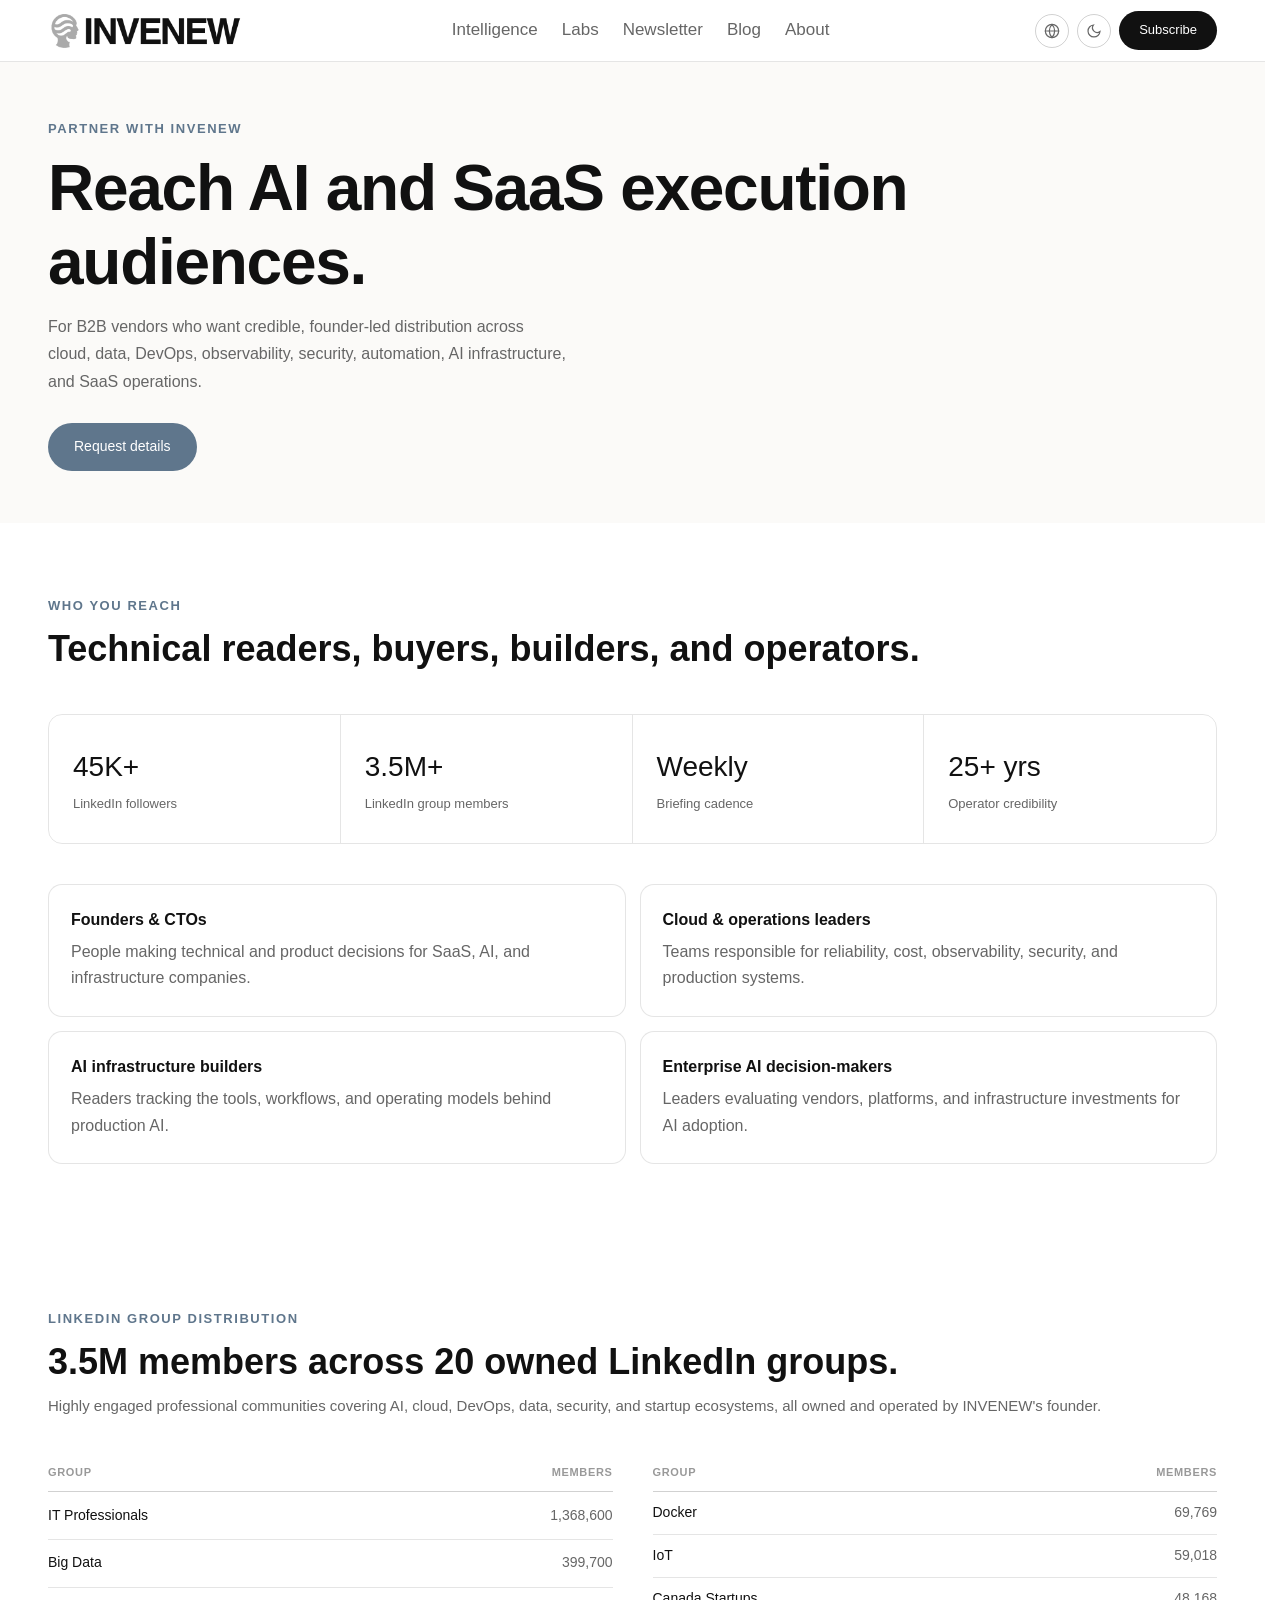
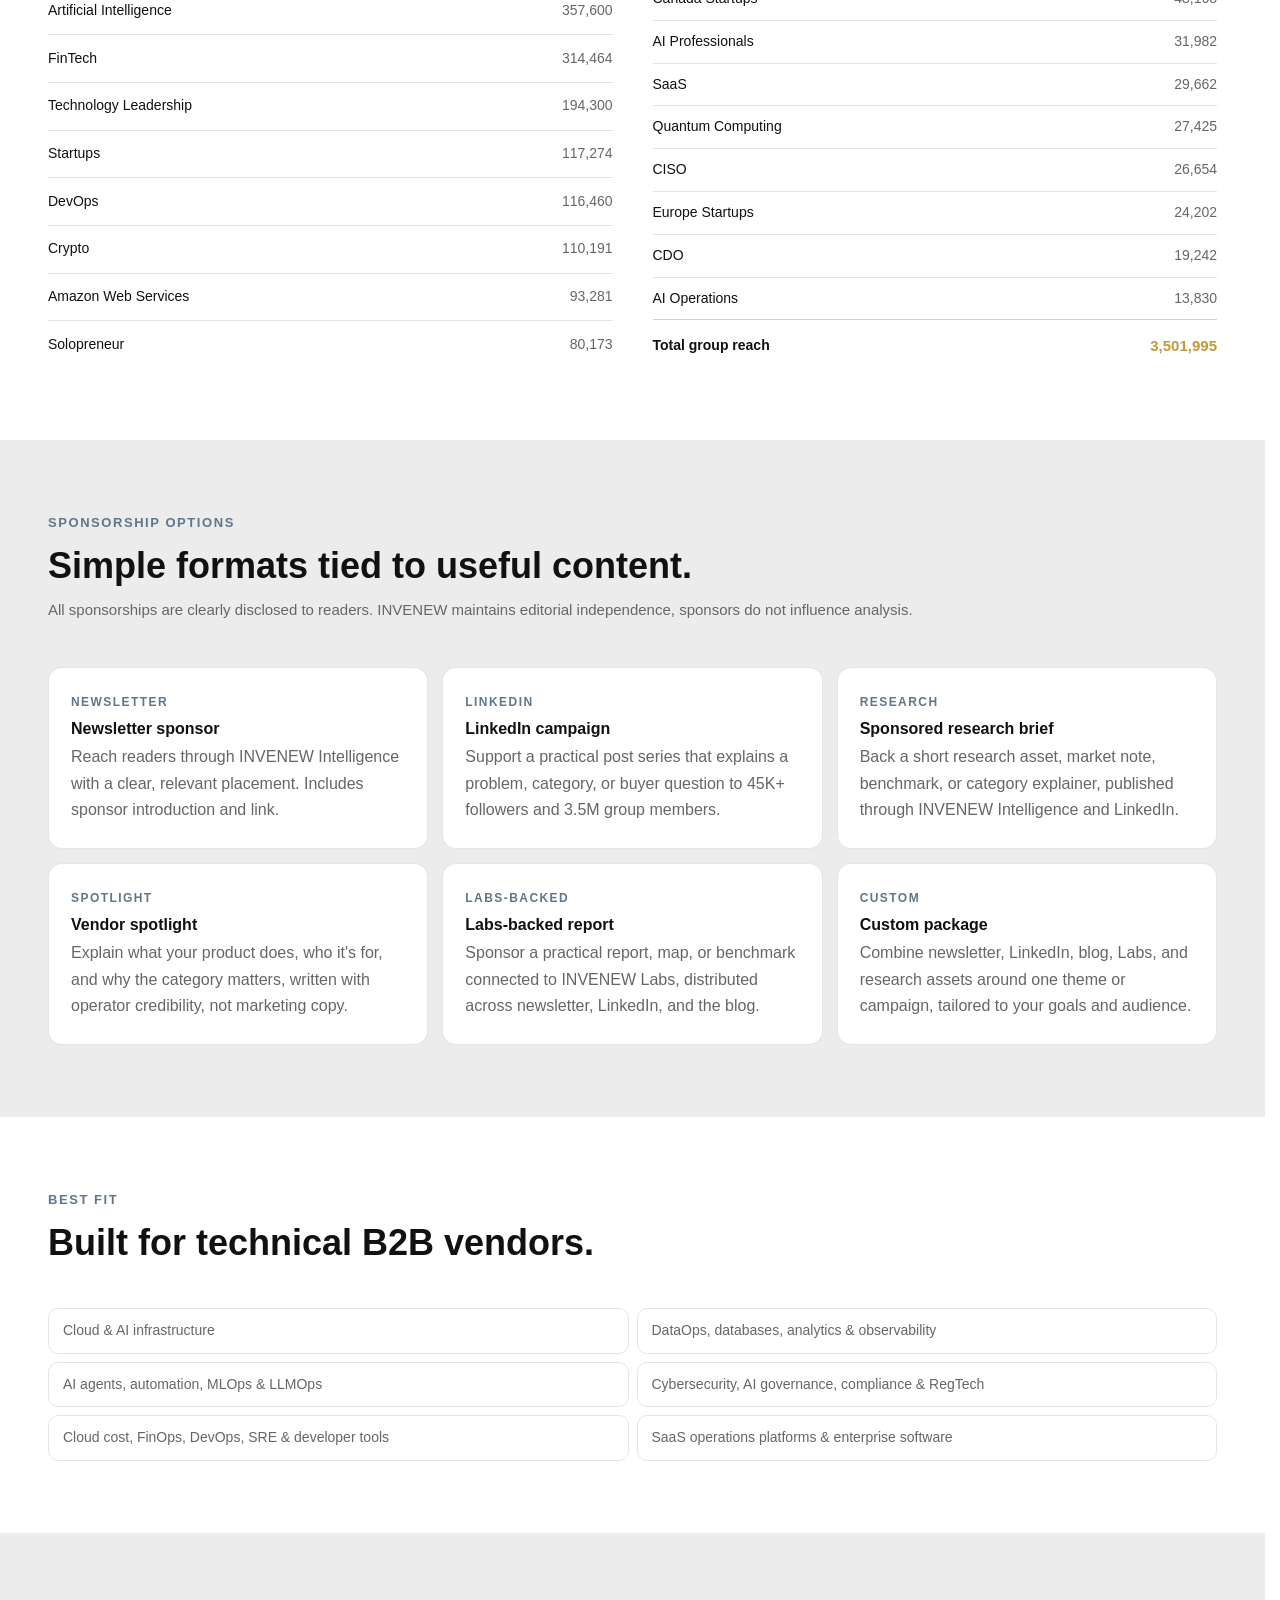
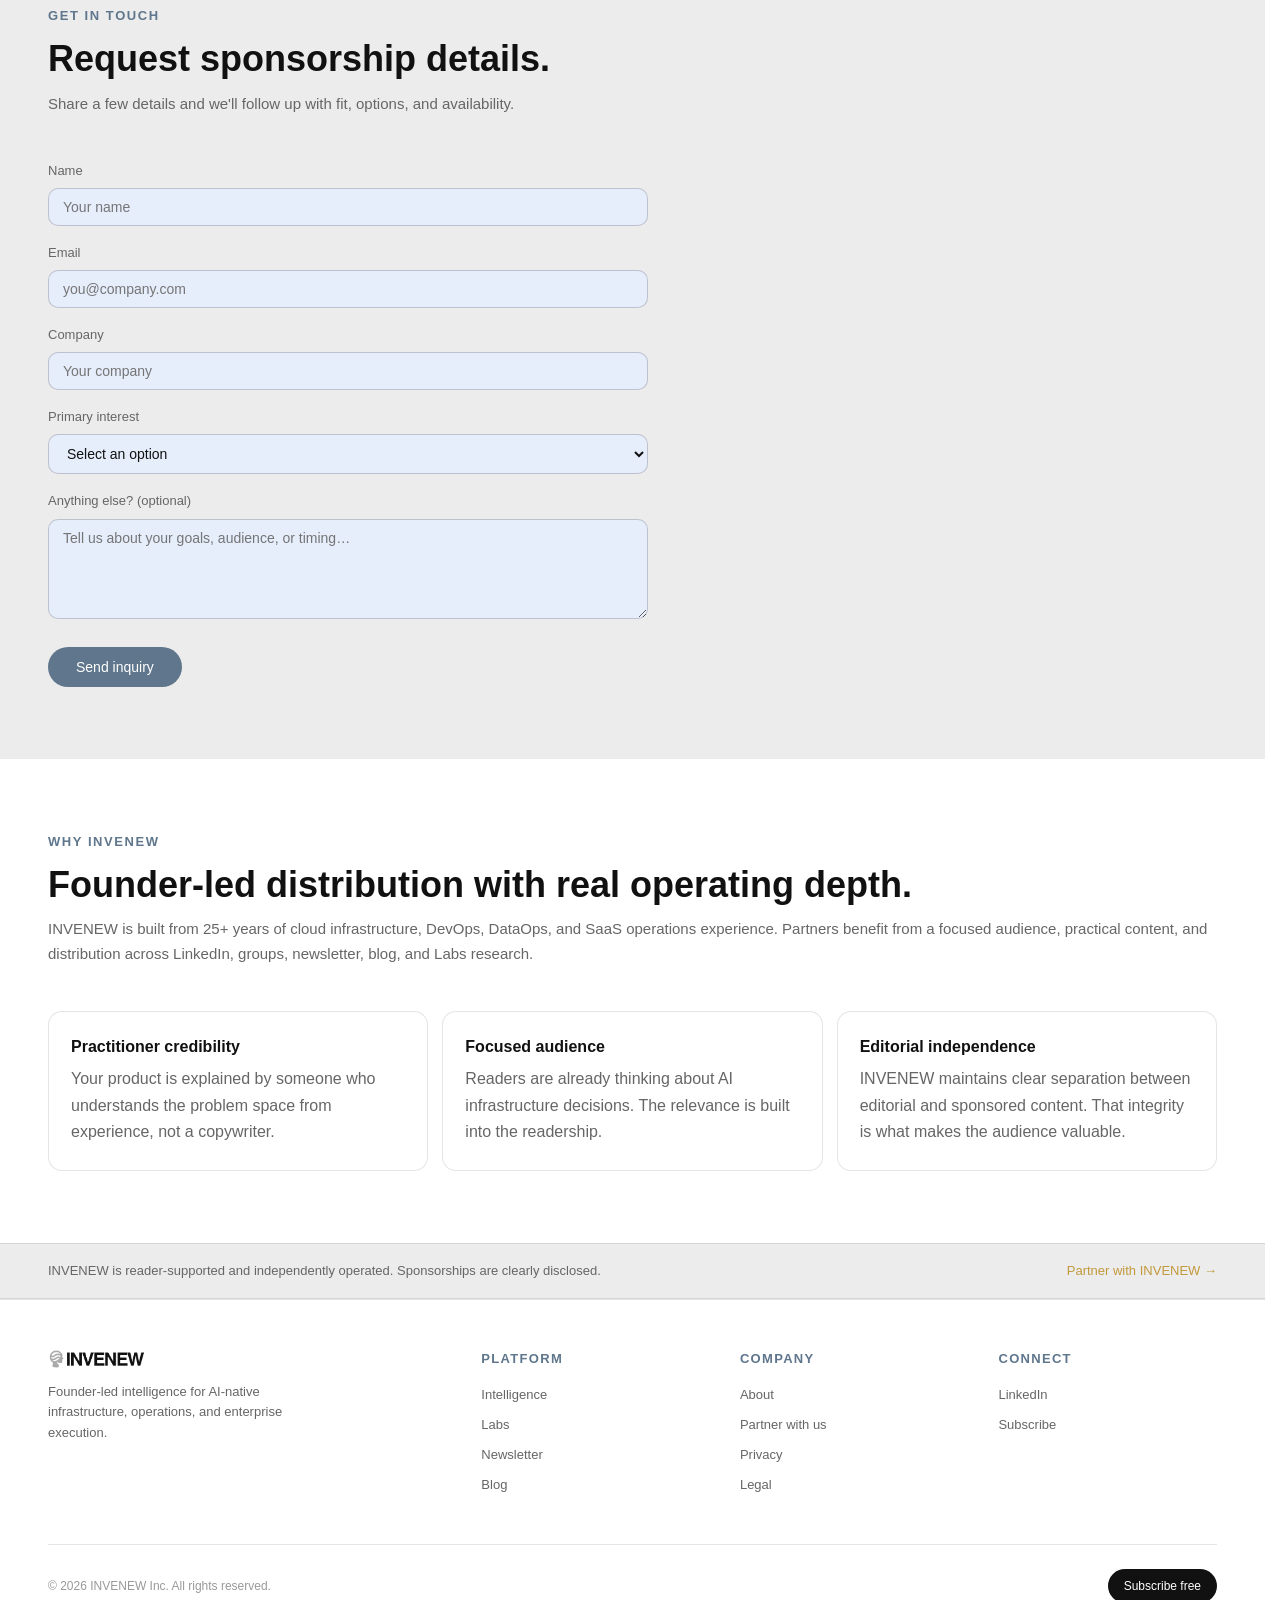
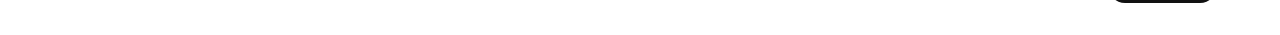
<file: sponsors.html>
<!DOCTYPE html>
<html lang="en" data-theme="light">
<head>
  <meta charset="UTF-8">
  <script>!function(){try{var t=localStorage.getItem("invenew-theme")||(window.matchMedia("(prefers-color-scheme:dark)").matches?"dark":"light");document.documentElement.setAttribute("data-theme",t);if(t==="dark"){document.documentElement.style.background="#111111";document.documentElement.style.colorScheme="dark"}}catch(e){}}();</script><!-- theme-init-inline -->
  <meta name="viewport" content="width=device-width, initial-scale=1">
  <title>Partner with INVENEW</title>
  <meta name="description" content="Partner with INVENEW to reach AI and SaaS execution audiences, CTOs, cloud leaders, and enterprise AI decision-makers through newsletter, LinkedIn, and sponsored research.">
  <link rel="stylesheet" href="assets/css/style.css">
  <style>
    .audience-table { width: 100%; border-collapse: collapse; }
    .audience-table td { padding: 12px 0; border-bottom: 0.5px solid var(--color-border); font-size: 14px; color: var(--color-text-muted); vertical-align: middle; }
    .audience-table td:first-child { color: var(--color-text); font-weight: 500; width: 40%; }
    .audience-table tr:last-child td { border-bottom: none; }
    .best-fit-list { display: grid; grid-template-columns: repeat(2, 1fr); gap: 8px; }
    .best-fit-item { font-size: 14px; color: var(--color-text-muted); padding: 10px 14px; border: 0.5px solid var(--color-border); border-radius: var(--radius-md); }
    .form-wrap { max-width: 600px; }

    /* ── LinkedIn Groups table ── */
    .li-groups-table {
      width: 100%; border-collapse: collapse; font-size: 14px;
    }
    .li-groups-table th {
      text-align: left; font-size: 11px; font-weight: 600;
      letter-spacing: 0.06em; text-transform: uppercase;
      color: var(--color-text-faint); padding: 0 0 10px;
      border-bottom: 0.5px solid var(--color-border-med);
    }
    .li-groups-table th.num-col,
    .li-groups-table td.num-col { text-align: right; }
    .li-groups-table td {
      padding: 9px 0; border-bottom: 0.5px solid var(--color-border);
      color: var(--color-text-muted); vertical-align: middle;
    }
    .li-groups-table tbody tr:last-child td { border-bottom: none; }
    .li-groups-table td a {
      color: var(--color-text); font-weight: 500; text-decoration: none;
    }
    .li-groups-table td a:hover { color: var(--color-slate); text-decoration: underline; }
    .li-groups-table tfoot td {
      padding-top: 13px; border-top: 0.5px solid var(--color-border-med);
      border-bottom: none; font-weight: 600; color: var(--color-text); font-size: 14px;
    }
    .li-groups-table tfoot .num-col { color: var(--color-amber); font-size: 15px; }
    .li-groups-two-col {
      display: grid; grid-template-columns: 1fr 1fr; gap: 0 40px;
    }
    @media (max-width: 640px) { .li-groups-two-col { grid-template-columns: 1fr; } }
  </style>
  <script src="assets/js/main.js" defer></script>
  <script src="assets/js/components.js" defer></script>
  <script src="assets/js/sponsors.js" defer></script>
</head>
<body>

<nav class="nav" role="navigation" aria-label="Main navigation">
  <div class="nav-inner">
    <a href="index.html" class="nav-logo" aria-label="INVENEW home">
      <img src="assets/img/INVENEW-light-long1.png" alt="INVENEW" class="logo-light">
      <img src="assets/img/INVENEW-dark-long1.png"  alt="INVENEW" class="logo-dark">
    </a>
    <ul class="nav-links" role="list">
      <li><a href="intelligence.html">Intelligence</a></li>
      <li><a href="labs.html">Labs</a></li>
      <li><a href="newsletter.html">Newsletter</a></li>
      <li><a href="blog.html">Blog</a></li>
      <li><a href="about.html">About</a></li>
    </ul>
    <div class="nav-right">
      <button class="btn-icon" id="lang-toggle" aria-label="Language">
        <svg viewBox="0 0 24 24" aria-hidden="true" stroke="currentColor" stroke-width="1.8" fill="none" stroke-linecap="round" stroke-linejoin="round"><circle cx="12" cy="12" r="10"/><line x1="2" y1="12" x2="22" y2="12"/><path d="M12 2a15.3 15.3 0 0 1 4 10 15.3 15.3 0 0 1-4 10 15.3 15.3 0 0 1-4-10 15.3 15.3 0 0 1 4-10z"/></svg>
      </button>
      <button class="btn-icon" id="theme-toggle" aria-label="Switch to dark mode">
        <svg viewBox="0 0 24 24" aria-hidden="true"><path d="M21 12.79A9 9 0 1 1 11.21 3 7 7 0 0 0 21 12.79z"/></svg>
      </button>
      <button class="nav-hamburger" id="nav-hamburger" aria-expanded="false" aria-label="Open menu">
        <span></span><span></span><span></span>
      </button>
      <a href="newsletter.html" class="btn-subscribe">Subscribe</a>
    </div>
  </div>
  <div class="mobile-nav" id="mobile-nav" role="dialog" aria-label="Mobile navigation">
    <a href="intelligence.html">Intelligence</a>
    <a href="labs.html">Labs</a>
    <a href="newsletter.html">Newsletter</a>
    <a href="blog.html">Blog</a>
    <a href="about.html">About</a>
    <a href="newsletter.html" class="btn-subscribe">Subscribe free</a>
  </div>
</nav>

<!-- ── Page Hero ── -->
<section class="page-hero">
  <div class="container">
    <span class="eyebrow">PARTNER WITH INVENEW</span>
    <h1>Reach AI and SaaS execution audiences.</h1>
    <p>For B2B vendors who want credible, founder-led distribution across cloud, data, DevOps, observability, security, automation, AI infrastructure, and SaaS operations.</p>
    <div class="hero-actions">
      <a href="#inquiry" class="btn-primary">Request details</a>
    </div>
  </div>
</section>

<!-- ── Audience reach ── -->
<section class="section">
  <div class="container">
    <div class="section-intro">
      <span class="eyebrow">WHO YOU REACH</span>
      <h2>Technical readers, buyers, builders, and operators.</h2>
    </div>

    <div class="stats-grid mb-40">
      <div class="stat-block">
        <div class="num">45K+</div>
        <div class="lbl">LinkedIn followers</div>
      </div>
      <div class="stat-block">
        <div class="num">3.5M+</div>
        <div class="lbl">LinkedIn group members</div>
      </div>
      <div class="stat-block">
        <div class="num">Weekly</div>
        <div class="lbl">Briefing cadence</div>
      </div>
      <div class="stat-block">
        <div class="num">25+ yrs</div>
        <div class="lbl">Operator credibility</div>
      </div>
    </div>

    <div class="grid-2">
      <div class="card">
        <h4>Founders &amp; CTOs</h4>
        <p>People making technical and product decisions for SaaS, AI, and infrastructure companies.</p>
      </div>
      <div class="card">
        <h4>Cloud &amp; operations leaders</h4>
        <p>Teams responsible for reliability, cost, observability, security, and production systems.</p>
      </div>
      <div class="card">
        <h4>AI infrastructure builders</h4>
        <p>Readers tracking the tools, workflows, and operating models behind production AI.</p>
      </div>
      <div class="card">
        <h4>Enterprise AI decision-makers</h4>
        <p>Leaders evaluating vendors, platforms, and infrastructure investments for AI adoption.</p>
      </div>
    </div>
  </div>
</section>

<!-- ── LinkedIn Group Distribution ── -->
<section class="section">
  <div class="container">
    <div class="section-intro" style="max-width: none;">
      <span class="eyebrow">LINKEDIN GROUP DISTRIBUTION</span>
      <h2>3.5M members across 20 owned LinkedIn groups.</h2>
      <p>Highly engaged professional communities covering AI, cloud, DevOps, data, security, and startup ecosystems, all owned and operated by INVENEW's founder.</p>
    </div>
    <div class="li-groups-two-col">
      <table class="li-groups-table">
        <thead>
          <tr><th>Group</th><th class="num-col">Members</th></tr>
        </thead>
        <tbody>
          <tr><td><a href="https://www.linkedin.com/groups/3732032/" target="_blank" rel="noopener">IT Professionals</a></td><td class="num-col">1,368,600</td></tr>
          <tr><td><a href="https://www.linkedin.com/groups/762547/" target="_blank" rel="noopener">Big Data</a></td><td class="num-col">399,700</td></tr>
          <tr><td><a href="https://www.linkedin.com/groups/3746827/" target="_blank" rel="noopener">Artificial Intelligence</a></td><td class="num-col">357,600</td></tr>
          <tr><td><a href="https://www.linkedin.com/groups/3814519/" target="_blank" rel="noopener">FinTech</a></td><td class="num-col">314,464</td></tr>
          <tr><td><a href="https://www.linkedin.com/groups/3732005/" target="_blank" rel="noopener">Technology Leadership</a></td><td class="num-col">194,300</td></tr>
          <tr><td><a href="https://www.linkedin.com/groups/3755987/" target="_blank" rel="noopener">Startups</a></td><td class="num-col">117,274</td></tr>
          <tr><td><a href="https://www.linkedin.com/groups/3763996/" target="_blank" rel="noopener">DevOps</a></td><td class="num-col">116,460</td></tr>
          <tr><td><a href="https://www.linkedin.com/groups/1922105/" target="_blank" rel="noopener">Crypto</a></td><td class="num-col">110,191</td></tr>
          <tr><td><a href="https://www.linkedin.com/groups/3748455/" target="_blank" rel="noopener">Amazon Web Services</a></td><td class="num-col">93,281</td></tr>
          <tr><td><a href="https://www.linkedin.com/groups/3745731/" target="_blank" rel="noopener">Solopreneur</a></td><td class="num-col">80,173</td></tr>
        </tbody>
      </table>
      <table class="li-groups-table">
        <thead>
          <tr><th>Group</th><th class="num-col">Members</th></tr>
        </thead>
        <tbody>
          <tr><td><a href="https://www.linkedin.com/groups/3765470/" target="_blank" rel="noopener">Docker</a></td><td class="num-col">69,769</td></tr>
          <tr><td><a href="https://www.linkedin.com/groups/3735067/" target="_blank" rel="noopener">IoT</a></td><td class="num-col">59,018</td></tr>
          <tr><td><a href="https://www.linkedin.com/groups/3750028/" target="_blank" rel="noopener">Canada Startups</a></td><td class="num-col">48,168</td></tr>
          <tr><td><a href="https://www.linkedin.com/groups/3815052/" target="_blank" rel="noopener">AI Professionals</a></td><td class="num-col">31,982</td></tr>
          <tr><td><a href="https://www.linkedin.com/groups/3748399/" target="_blank" rel="noopener">SaaS</a></td><td class="num-col">29,662</td></tr>
          <tr><td><a href="https://www.linkedin.com/groups/3748642/" target="_blank" rel="noopener">Quantum Computing</a></td><td class="num-col">27,425</td></tr>
          <tr><td><a href="https://www.linkedin.com/groups/3750024/" target="_blank" rel="noopener">CISO</a></td><td class="num-col">26,654</td></tr>
          <tr><td><a href="https://www.linkedin.com/groups/3814542/" target="_blank" rel="noopener">Europe Startups</a></td><td class="num-col">24,202</td></tr>
          <tr><td><a href="https://www.linkedin.com/groups/3748530/" target="_blank" rel="noopener">CDO</a></td><td class="num-col">19,242</td></tr>
          <tr><td><a href="https://www.linkedin.com/groups/3754755/" target="_blank" rel="noopener">AI Operations</a></td><td class="num-col">13,830</td></tr>
        </tbody>
        <tfoot>
          <tr><td>Total group reach</td><td class="num-col">3,501,995</td></tr>
        </tfoot>
      </table>
    </div>
  </div>
</section>

<!-- ── Sponsorship options ── -->
<section class="section alt">
  <div class="container">
    <div class="section-intro">
      <span class="eyebrow">SPONSORSHIP OPTIONS</span>
      <h2>Simple formats tied to useful content.</h2>
      <p>All sponsorships are clearly disclosed to readers. INVENEW maintains editorial independence, sponsors do not influence analysis.</p>
    </div>
    <div class="sponsor-options">
      <div class="sponsor-opt">
        <div class="sponsor-opt-type">NEWSLETTER</div>
        <h4>Newsletter sponsor</h4>
        <p>Reach readers through INVENEW Intelligence with a clear, relevant placement. Includes sponsor introduction and link.</p>
      </div>
      <div class="sponsor-opt">
        <div class="sponsor-opt-type">LINKEDIN</div>
        <h4>LinkedIn campaign</h4>
        <p>Support a practical post series that explains a problem, category, or buyer question to 45K+ followers and 3.5M group members.</p>
      </div>
      <div class="sponsor-opt">
        <div class="sponsor-opt-type">RESEARCH</div>
        <h4>Sponsored research brief</h4>
        <p>Back a short research asset, market note, benchmark, or category explainer, published through INVENEW Intelligence and LinkedIn.</p>
      </div>
      <div class="sponsor-opt">
        <div class="sponsor-opt-type">SPOTLIGHT</div>
        <h4>Vendor spotlight</h4>
        <p>Explain what your product does, who it's for, and why the category matters, written with operator credibility, not marketing copy.</p>
      </div>
      <div class="sponsor-opt">
        <div class="sponsor-opt-type">LABS-BACKED</div>
        <h4>Labs-backed report</h4>
        <p>Sponsor a practical report, map, or benchmark connected to INVENEW Labs, distributed across newsletter, LinkedIn, and the blog.</p>
      </div>
      <div class="sponsor-opt">
        <div class="sponsor-opt-type">CUSTOM</div>
        <h4>Custom package</h4>
        <p>Combine newsletter, LinkedIn, blog, Labs, and research assets around one theme or campaign, tailored to your goals and audience.</p>
      </div>
    </div>
  </div>
</section>

<!-- ── Best fit ── -->
<section class="section">
  <div class="container">
    <div class="section-intro">
      <span class="eyebrow">BEST FIT</span>
      <h2>Built for technical B2B vendors.</h2>
    </div>
    <div class="best-fit-list">
      <div class="best-fit-item">Cloud &amp; AI infrastructure</div>
      <div class="best-fit-item">DataOps, databases, analytics &amp; observability</div>
      <div class="best-fit-item">AI agents, automation, MLOps &amp; LLMOps</div>
      <div class="best-fit-item">Cybersecurity, AI governance, compliance &amp; RegTech</div>
      <div class="best-fit-item">Cloud cost, FinOps, DevOps, SRE &amp; developer tools</div>
      <div class="best-fit-item">SaaS operations platforms &amp; enterprise software</div>
    </div>
  </div>
</section>

<!-- ── Inquiry form ── -->
<section class="section alt" id="inquiry">
  <div class="container">
    <div class="section-intro">
      <span class="eyebrow">GET IN TOUCH</span>
      <h2>Request sponsorship details.</h2>
      <p>Share a few details and we'll follow up with fit, options, and availability.</p>
    </div>
    <div class="form-wrap">
      <form id="sponsor-form" novalidate>

        <!-- Honeypot, hidden from real users via CSS -->
        <div class="form-honeypot" aria-hidden="true">
          <label for="hp-field">Leave this empty</label>
          <input type="text" id="hp-field" name="hp" tabindex="-1" autocomplete="off">
        </div>

        <div class="form-group">
          <label for="s-name">Name</label>
          <input type="text" id="s-name" name="name" required placeholder="Your name">
        </div>
        <div class="form-group">
          <label for="s-email">Email</label>
          <input type="email" id="s-email" name="email" required placeholder="you@company.com">
        </div>
        <div class="form-group">
          <label for="s-company">Company</label>
          <input type="text" id="s-company" name="company" placeholder="Your company">
        </div>
        <div class="form-group">
          <label for="s-interest">Primary interest</label>
          <select id="s-interest" name="interest">
            <option value="">Select an option</option>
            <option value="newsletter">Newsletter sponsorship</option>
            <option value="linkedin">LinkedIn campaign</option>
            <option value="research-brief">Sponsored research brief</option>
            <option value="vendor-spotlight">Vendor spotlight</option>
            <option value="labs-report">Labs-backed report</option>
            <option value="custom">Custom package</option>
          </select>
        </div>
        <div class="form-group">
          <label for="s-message">Anything else? (optional)</label>
          <textarea id="s-message" name="message" placeholder="Tell us about your goals, audience, or timing…"></textarea>
        </div>
        <div class="form-submit">
          <button type="submit" id="sponsor-submit">Send inquiry</button>
          <p id="form-status" style="font-size:13px; margin-top:10px; color: var(--color-text-muted); display:none;"></p>
        </div>
      </form>
    </div>
  </div>
</section>

<!-- ── Why INVENEW ── -->
<section class="section">
  <div class="container">
    <div class="section-intro">
      <span class="eyebrow">WHY INVENEW</span>
      <h2>Founder-led distribution with real operating depth.</h2>
      <p>INVENEW is built from 25+ years of cloud infrastructure, DevOps, DataOps, and SaaS operations experience. Partners benefit from a focused audience, practical content, and distribution across LinkedIn, groups, newsletter, blog, and Labs research.</p>
    </div>
    <div class="grid-3">
      <div class="card">
        <h4>Practitioner credibility</h4>
        <p>Your product is explained by someone who understands the problem space from experience, not a copywriter.</p>
      </div>
      <div class="card">
        <h4>Focused audience</h4>
        <p>Readers are already thinking about AI infrastructure decisions. The relevance is built into the readership.</p>
      </div>
      <div class="card">
        <h4>Editorial independence</h4>
        <p>INVENEW maintains clear separation between editorial and sponsored content. That integrity is what makes the audience valuable.</p>
      </div>
    </div>
  </div>
</section>

<div id="site-footer"></div>

</body>
</html>
</file>
<file: assets/css/style.css>
/* ============================================================
   INVENEW — Global Stylesheet
   ============================================================ */

/* ── Custom Properties ── */
:root {
  --color-bg:           #ffffff;
  --color-bg-secondary: #ECECEC;
  --color-bg-dark:      #0a0a0a;
  --color-text:         #111111;
  --color-text-muted:   #666666;
  --color-text-faint:   #999999;
  --color-border:       rgba(0,0,0,0.10);
  --color-border-med:   rgba(0,0,0,0.18);
  --color-amber:        #C2993C;
  --color-amber-light:  #f0e5c4;
  --color-white:        #ffffff;
  --color-slate:        #5F768C;
  --color-nav-bg:       #ffffff;
  --color-hero-bg:      #FBFAF8;
  --color-hero-text:    #111111;
  --color-hero-muted:   #666666;
  --color-hero-border:  rgba(0,0,0,0.10);
  --color-card-bg:      #ffffff;
  --color-footer-bg:    #ffffff;
  --color-form-bg:      #E6EDFB;
  --font-sans: -apple-system, BlinkMacSystemFont, 'Segoe UI', Helvetica, Arial, sans-serif;
  --radius-sm: 6px;
  --radius-md: 10px;
  --radius-lg: 14px;
  --radius-pill: 999px;
  --transition: 0.18s ease;
  --nav-height: 62px;
}

[data-theme="dark"] {
  --color-bg:           #111111;
  --color-bg-secondary: #1a1a1a;
  --color-bg-dark:      #000000;
  --color-text:         #f0f0f0;
  --color-text-muted:   #999999;
  --color-text-faint:   #666666;
  --color-border:       rgba(255,255,255,0.10);
  --color-border-med:   rgba(255,255,255,0.18);
  --color-amber:        #d4a840;
  --color-amber-light:  #2a2010;
  --color-slate:        #7a9ab5;
  --color-nav-bg:       #111111;
  --color-hero-bg:      #000000;
  --color-hero-text:    #ffffff;
  --color-hero-muted:   #888888;
  --color-hero-border:  #222222;
  --color-card-bg:      #1a1a1a;
  --color-footer-bg:    #111111;
  --color-form-bg:      #1e253a;
  color-scheme: dark; /* native scrollbars/controls match dark theme immediately */
}


/* ── Reset ── */
*, *::before, *::after { box-sizing: border-box; margin: 0; padding: 0; }
html {
  scroll-behavior: smooth;
  /* Reserve scrollbar gutter so layout doesn't shift when content changes height */
  scrollbar-gutter: stable;
}
body {
  font-family: var(--font-sans);
  font-size: 16px;
  line-height: 1.7;
  color: var(--color-text);
  background: var(--color-bg);
}
/* Enable smooth theme transitions only once JS marks the page as ready */
.theme-ready body { transition: background var(--transition), color var(--transition); }
img { max-width: 100%; display: block; }
a { color: inherit; text-decoration: none; }

/* ── Typography ── */
h1 { font-size: clamp(28px, 5vw, 42px); font-weight: 500; line-height: 1.15; }
h2 { font-size: clamp(26px, 4vw, 36px); font-weight: 700; line-height: 1.2; }
h3 { font-size: 20px; font-weight: 700; line-height: 1.3; }
h4 { font-size: 16px; font-weight: 600; line-height: 1.4; }
p  { color: var(--color-text-muted); }

/* ── Layout ── */
.container { max-width: 1600px; margin: 0 auto; padding: 0 48px; }
.section    { padding: 72px 0; }
.section.alt { background: var(--color-bg-secondary); }

/* ── Eyebrow ── */
.eyebrow {
  font-size: 13px;
  font-weight: 700;
  letter-spacing: 0.12em;
  color: var(--color-slate);
  margin-bottom: 10px;
  display: block;
}

/* ── Section Intro ── */
.section-intro { max-width: 100%; margin-bottom: 44px; }
.section-intro h2 { margin-bottom: 10px; color: var(--color-text); }
.section-intro p  { font-size: 15px; }

/* ── Navigation ── */

.nav {
  position: sticky;
  top: 0;
  z-index: 100;
  height: var(--nav-height);
  background: var(--color-nav-bg);
  border-bottom: 0.5px solid var(--color-border);
  transition: background var(--transition);
}
.nav-inner {
  max-width: 1600px;
  margin: 0 auto;
  padding: 0 48px;
  height: 100%;
  display: flex;
  align-items: center;
  justify-content: space-between;
  gap: 20px;
}
.nav-logo {
  display: flex;
  align-items: center;
  gap: 0;
  flex-shrink: 0;
}
.nav-logo img { height: 44px; width: auto; }
.nav-logo .logo-light { display: block; }
.nav-logo .logo-dark  { display: none; }
[data-theme="dark"] .nav-logo .logo-light { display: none; }
[data-theme="dark"] .nav-logo .logo-dark  { display: block; }

.nav-links {
  display: flex;
  align-items: center;
  gap: 24px;
  list-style: none;
}
.nav-links a {
  font-size: 17px;
  color: var(--color-text-muted);
  transition: color var(--transition);
}
.nav-links a:hover,
.nav-links a.active { color: var(--color-text); }

.nav-right {
  display: flex;
  align-items: center;
  gap: 8px;
  flex-shrink: 0;
}
.btn-icon {
  width: 34px;
  height: 34px;
  border-radius: 50%;
  border: 0.5px solid var(--color-border-med);
  background: transparent;
  color: var(--color-text-muted);
  cursor: pointer;
  display: flex;
  align-items: center;
  justify-content: center;
  transition: background var(--transition), color var(--transition);
  font-size: 15px;
}
.btn-icon:hover { background: var(--color-bg-secondary); color: var(--color-text); }
.btn-icon svg { width: 16px; height: 16px; fill: none; stroke: currentColor; stroke-width: 1.8; stroke-linecap: round; }

/* ── Language dropdown ── */
.lang-dropdown {
  position: fixed;
  background: var(--color-nav-bg);
  border: 0.5px solid var(--color-border-med);
  border-radius: var(--radius-md);
  box-shadow: 0 8px 24px rgba(0,0,0,0.12);
  min-width: 160px;
  overflow: hidden;
  z-index: 200;
  display: none;
}
.lang-dropdown.open { display: block; }
.lang-dropdown a {
  display: flex;
  align-items: center;
  gap: 10px;
  padding: 10px 16px;
  font-size: 14px;
  color: var(--color-text-muted);
  transition: background var(--transition), color var(--transition);
  text-decoration: none;
}
.lang-dropdown a:hover { background: var(--color-bg-secondary); color: var(--color-text); }
.lang-dropdown a.active { color: var(--color-text); font-weight: 500; }
.lang-flag { font-size: 16px; line-height: 1; }

.btn-subscribe {
  background: #111111;
  color: #ffffff;
  font-size: 13px;
  font-weight: 500;
  padding: 8px 20px;
  border-radius: var(--radius-pill);
  border: none;
  cursor: pointer;
  transition: opacity var(--transition);
  white-space: nowrap;
  display: inline-block;
}
.btn-subscribe:hover { opacity: 0.82; }

/* Mobile nav toggle */
.nav-hamburger {
  display: none;
  width: 34px; height: 34px;
  border: 0.5px solid var(--color-border-med);
  border-radius: var(--radius-sm);
  background: transparent;
  cursor: pointer;
  flex-direction: column;
  align-items: center;
  justify-content: center;
  gap: 5px;
  padding: 0;
}
.nav-hamburger span {
  display: block; width: 16px; height: 1.5px;
  background: var(--color-text-muted); border-radius: 2px;
  transition: transform var(--transition), opacity var(--transition);
}
.mobile-nav {
  display: none;
  position: absolute;
  top: var(--nav-height);
  left: 0; right: 0;
  background: var(--color-nav-bg);
  border-bottom: 0.5px solid var(--color-border);
  padding: 16px 32px 20px;
  z-index: 99;
}
.mobile-nav.open { display: block; }
.mobile-nav a {
  display: block;
  font-size: 15px;
  color: var(--color-text-muted);
  padding: 9px 0;
  border-bottom: 0.5px solid var(--color-border);
}
.mobile-nav a:last-child { border-bottom: none; }
.mobile-nav .btn-subscribe { margin-top: 14px; width: 100%; text-align: center; display: block; }

/* ── Buttons ── */
.btn-primary {
  display: inline-block;
  background: var(--color-slate);
  color: #ffffff;
  font-size: 14px;
  font-weight: 500;
  padding: 12px 26px;
  border-radius: var(--radius-pill);
  border: none;
  cursor: pointer;
  transition: opacity var(--transition);
}
.btn-primary:hover { opacity: 0.82; }

.btn-outline {
  display: inline-block;
  background: transparent;
  color: var(--color-text-muted);
  font-size: 14px;
  padding: 12px 26px;
  border-radius: var(--radius-pill);
  border: 0.5px solid var(--color-border-med);
  cursor: pointer;
  transition: color var(--transition), border-color var(--transition);
}
.btn-outline:hover { color: var(--color-text); border-color: var(--color-text-muted); }

.btn-text {
  display: inline-flex;
  align-items: center;
  gap: 5px;
  font-size: 13px;
  color: var(--color-slate);
  background: none;
  border: none;
  cursor: pointer;
  padding: 0;
}
.btn-text svg { width: 13px; height: 13px; fill: none; stroke: currentColor; stroke-width: 2; stroke-linecap: round; }

/* ── Hero ── */
.hero {
  position: relative;
  overflow: hidden;
  background: var(--color-hero-bg);
  padding: 96px 0 60px;
  text-align: left;
}
.hero .container { max-width: 1600px; position: relative; z-index: 1; padding: 0 48px; }

/* AI stack canvas sizing */
#ai-stack-canvas {
  width: 100%;
  display: block;
  opacity: 0.82;
}

/* Hero video panel */
.hero-video-wrap {
  position: relative;
  line-height: 0;
  border: none;
  box-shadow: none;
  border-radius: 0;
}
.hero-video-wrap video {
  width: 100%;
  height: auto;
  display: block;
  filter: saturate(0.78) brightness(1.02);
  opacity: 0.92;
}
[data-theme="dark"] .hero-video-wrap video {
  filter: saturate(0.65) brightness(0.88);
  opacity: 0.82;
}
.video-vignette { display: none; }
[data-theme="dark"] .video-vignette::after {
  background: linear-gradient(135deg, rgba(212,168,64,0.09) 0%, rgba(122,154,181,0.06) 100%);
}

/* Ambient gradient blobs */
.hero-blob {
  position: absolute;
  border-radius: 50%;
  pointer-events: none;
  z-index: 0;
}
.hero-blob--amber {
  width: 640px; height: 640px;
  background: radial-gradient(circle, rgba(194,153,60,0.09) 0%, transparent 65%);
  top: -180px; right: -60px;
  filter: blur(40px);
}
.hero-blob--slate {
  width: 480px; height: 480px;
  background: radial-gradient(circle, rgba(95,118,140,0.08) 0%, transparent 65%);
  bottom: -120px; left: -40px;
  filter: blur(40px);
}
[data-theme="dark"] .hero-blob--amber {
  background: radial-gradient(circle, rgba(212,168,64,0.10) 0%, transparent 65%);
}
[data-theme="dark"] .hero-blob--slate {
  background: radial-gradient(circle, rgba(122,154,181,0.09) 0%, transparent 65%);
}

/* Split layout */
.hero-split {
  display: grid;
  grid-template-columns: 3fr 2fr;
  gap: 40px;
  align-items: flex-start;
}
.hero-content { max-width: 100%; }
/* Allow video to bleed right so the vignette merges with page edge */
.hero-card-wrap {
  margin-right: -48px;
}

.hero-eyebrow {
  display: inline-flex;
  align-items: center;
  gap: 7px;
  font-size: 12px;
  font-weight: 700;
  letter-spacing: 0.1em;
  color: var(--color-slate);
  border: 0.5px solid var(--color-slate);
  border-radius: var(--radius-pill);
  padding: 5px 14px;
  margin-bottom: 28px;
}
.hero h1 {
  color: var(--color-hero-text);
  max-width: 100%;
  margin: 0 0 18px;
  font-size: clamp(36px, 6vw, 64px);
  font-weight: 700;
  letter-spacing: -0.02em;
}
.hero-sub {
  font-size: 16px;
  color: var(--color-hero-muted);
  max-width: 460px;
  margin: 0 0 36px;
  line-height: 1.75;
}
.hero-actions {
  display: flex;
  gap: 12px;
  justify-content: flex-start;
  flex-wrap: wrap;
  margin-bottom: 0;
}
.hero-actions .btn-outline {
  color: var(--color-hero-muted);
  border-color: var(--color-hero-border);
}
.hero-actions .btn-outline:hover { color: var(--color-hero-text); border-color: var(--color-hero-muted); }

/* (preview card styles removed — replaced by .hero-video-wrap) */

/* ── Hero Stats ── */
.hero-stats {
  display: flex;
  justify-content: flex-start;
  margin-top: 52px;
  padding-top: 36px;
  border-top: 0.5px solid var(--color-hero-border);
  gap: 0;
}
.hero-stat {
  padding: 0 32px 0 0;
  margin-right: 32px;
  border-right: 0.5px solid var(--color-hero-border);
  text-align: left;
}
.hero-stat:last-child { border-right: none; margin-right: 0; padding-right: 0; }
.hero-stat .num { font-size: 22px; font-weight: 500; color: var(--color-hero-text); }
.hero-stat .lbl { font-size: 11px; color: var(--color-hero-muted); margin-top: 4px; letter-spacing: 0.04em; }

/* ── Page Hero (inner pages) ── */
.page-hero {
  background: var(--color-hero-bg);
  padding: 56px 0 52px;
}
.page-hero .eyebrow { margin-bottom: 12px; }
.page-hero h1 { color: var(--color-hero-text); max-width: 100%; margin-bottom: 14px; font-size: clamp(36px, 6vw, 64px); font-weight: 700; letter-spacing: -0.02em; }
.page-hero p  { font-size: 16px; color: var(--color-hero-muted); max-width: 520px; line-height: 1.7; margin-bottom: 28px; }
.page-hero .hero-actions { justify-content: flex-start; }

/* ── Cards ── */
.card {
  background: var(--color-card-bg);
  border: 0.5px solid var(--color-border);
  border-radius: var(--radius-lg);
  padding: 24px 22px;
  transition: border-color var(--transition);
}
.card:hover { border-color: var(--color-border-med); }

.card-tag {
  display: inline-block;
  font-size: 11px;
  padding: 3px 10px;
  border-radius: var(--radius-pill);
  background: var(--color-bg-secondary);
  color: var(--color-text-faint);
  border: 0.5px solid var(--color-border);
  margin-bottom: 10px;
  letter-spacing: 0.02em;
}
.card h3, .card h4 { color: var(--color-text); margin-bottom: 8px; }
.card p { font-size: 16px; line-height: 1.65; }

/* ── Icon Box ── */
.icon-box {
  width: 36px; height: 36px;
  border-radius: var(--radius-sm);
  background: transparent;
  display: flex; align-items: center; justify-content: center;
  margin-bottom: 16px;
  flex-shrink: 0;
}
[data-theme="dark"] .icon-box { background: transparent; }
.icon-box svg { width: 18px; height: 18px; stroke: var(--color-slate); fill: none; stroke-width: 1.8; stroke-linecap: round; }

/* ── Grid Layouts ── */
.grid-4 { display: grid; grid-template-columns: repeat(4, 1fr); gap: 14px; }
.grid-3 { display: grid; grid-template-columns: repeat(3, 1fr); gap: 14px; }
.grid-2 { display: grid; grid-template-columns: repeat(2, 1fr); gap: 14px; }

/* ── Newsletter Strip ── */
.nl-strip {
  background: var(--color-slate);
  padding: 44px 0;
}
.nl-strip .container { display: flex; align-items: center; gap: 52px; }
.nl-strip-text { flex: 1; min-width: 0; }
.nl-strip-text h2 { color: #ffffff; margin-bottom: 6px; }
.nl-strip-text p  { color: rgba(255,255,255,0.75); margin: 0; }
.nl-strip-form { width: 520px; flex-shrink: 0; }
.nl-form { display: flex; gap: 8px; justify-content: center; flex-wrap: wrap; }
.nl-form input {
  font-size: 14px;
  padding: 11px 18px;
  border-radius: var(--radius-pill);
  border: 0.5px solid #2a2a2a;
  background: #161616;
  color: #ffffff;
  width: 280px;
  outline: none;
  font-family: var(--font-sans);
  transition: border-color var(--transition);
}
.nl-form input::placeholder { color: #444444; }
.nl-form input:focus { border-color: #444444; }
.nl-form button {
  background: var(--color-amber);
  color: #1a0f00;
  font-size: 14px;
  font-weight: 500;
  padding: 11px 24px;
  border-radius: var(--radius-pill);
  border: none;
  cursor: pointer;
  font-family: var(--font-sans);
  transition: opacity var(--transition);
}
.nl-form button:hover { opacity: 0.88; }
.nl-note { font-size: 11px; color: rgba(255,255,255,0.6); margin-top: 14px; }

/* ── Stat Block ── */
.stat-block { }
.stat-block .num { font-size: 28px; font-weight: 500; color: var(--color-text); }
.stat-block .lbl { font-size: 13px; color: var(--color-text-muted); margin-top: 2px; }

/* ── Stat Grid ── */
.stats-grid {
  display: grid;
  grid-template-columns: repeat(4, 1fr);
  gap: 0;
  border: 0.5px solid var(--color-border);
  border-radius: var(--radius-lg);
  overflow: hidden;
}
.stats-grid .stat-block {
  padding: 28px 24px;
  border-right: 0.5px solid var(--color-border);
}
.stats-grid .stat-block:last-child { border-right: none; }

/* ── Sponsor Options ── */
.sponsor-options { display: grid; grid-template-columns: repeat(3, 1fr); gap: 14px; }
.sponsor-opt { background: var(--color-card-bg); border: 0.5px solid var(--color-border); border-radius: var(--radius-lg); padding: 24px 22px; }
.sponsor-opt .price { font-size: 22px; font-weight: 500; color: var(--color-text); margin: 10px 0 4px; }
.sponsor-opt .price span { font-size: 13px; color: var(--color-text-muted); font-weight: 400; }
.sponsor-opt p { font-size: 16px; color: var(--color-text-muted); line-height: 1.65; }
.sponsor-opt h4 { color: var(--color-text); margin-bottom: 4px; }
.sponsor-opt-type { font-size: 12px; font-weight: 700; letter-spacing: 0.12em; color: var(--color-slate); margin-bottom: 6px; }

/* ── Form ── */
.form-group { margin-bottom: 16px; }
.form-group label { display: block; font-size: 13px; color: var(--color-text-muted); margin-bottom: 6px; }
.form-group input,
.form-group select,
.form-group textarea {
  width: 100%;
  font-size: 14px;
  padding: 10px 14px;
  border-radius: var(--radius-md);
  border: 0.5px solid var(--color-border-med);
  background: var(--color-form-bg);
  color: var(--color-text);
  font-family: var(--font-sans);
  outline: none;
  transition: border-color var(--transition);
}
.form-group input:focus,
.form-group select:focus,
.form-group textarea:focus { border-color: var(--color-amber); }
.form-group textarea { min-height: 100px; resize: vertical; }
.form-honeypot { position: absolute; left: -9999px; height: 0; overflow: hidden; }
.form-submit { margin-top: 20px; }
.form-submit button {
  background: var(--color-slate);
  color: #ffffff;
  font-size: 14px;
  font-weight: 500;
  padding: 12px 28px;
  border-radius: var(--radius-pill);
  border: none;
  cursor: pointer;
  font-family: var(--font-sans);
  transition: opacity var(--transition);
}
.form-submit button:hover { opacity: 0.82; }

/* ── Footer ── */
.footer {
  background: var(--color-footer-bg);
  border-top: 0.5px solid var(--color-border);
  padding: 48px 0 32px;
}
.footer-grid {
  display: grid;
  grid-template-columns: 1.8fr 1fr 1fr 1fr;
  gap: 40px;
  margin-bottom: 40px;
}
.footer-brand img { height: 22px; width: auto; margin-bottom: 12px; }
.footer-brand img.logo-light { display: block; }
.footer-brand img.logo-dark  { display: none; }
[data-theme="dark"] .footer-brand img.logo-light { display: none; }
[data-theme="dark"] .footer-brand img.logo-dark  { display: block; }
.footer-brand p { font-size: 13px; color: var(--color-text-muted); line-height: 1.6; max-width: 240px; }
.footer-col h5 {
  font-size: 13px;
  letter-spacing: 0.1em;
  color: var(--color-slate);
  margin-bottom: 14px;
  font-weight: 700;
}
.footer-col a {
  display: block;
  font-size: 13px;
  color: var(--color-text-muted);
  margin-bottom: 8px;
  transition: color var(--transition);
}
.footer-col a:hover { color: var(--color-text); }
.footer-bottom {
  padding-top: 24px;
  border-top: 0.5px solid var(--color-border);
  display: flex;
  justify-content: space-between;
  align-items: center;
}
.footer-bottom p { font-size: 12px; color: var(--color-text-faint); }
.footer-subscribe { }

/* ── Partner note bar ── */
.partner-bar {
  background: var(--color-bg-secondary);
  border-top: 0.5px solid var(--color-border);
  border-bottom: 0.5px solid var(--color-border);
  padding: 16px 0;
}
.partner-bar-inner {
  display: flex;
  align-items: center;
  justify-content: space-between;
}
.partner-bar p { font-size: 13px; color: var(--color-text-muted); }
.partner-bar a { font-size: 13px; color: var(--color-amber); }

/* ── Lab stream table ── */
.lab-table { width: 100%; border-collapse: collapse; }
.lab-table th {
  font-size: 13px;
  letter-spacing: 0.08em;
  color: var(--color-slate);
  text-align: left;
  padding: 0 0 12px;
  border-bottom: 0.5px solid var(--color-border);
  font-weight: 700;
}
.lab-table td {
  font-size: 14px;
  color: var(--color-text-muted);
  padding: 18px 16px 18px 0;
  border-bottom: 0.5px solid var(--color-border);
  vertical-align: top;
  line-height: 1.6;
}
.lab-table td:first-child { color: var(--color-text); font-weight: 500; }
.lab-table tr:last-child td { border-bottom: none; }

/* ── Platform overview diagram ── */
.platform-diagram {
  max-width: 860px;
  width: 100%;
  height: auto;
  border-radius: var(--radius-lg);
  border: 0.5px solid var(--color-border);
  box-shadow: 0 4px 24px rgba(0,0,0,0.07);
  display: block;
  margin: 0 auto;
}
/* Soften the bright white background in dark mode */
[data-theme="dark"] .platform-diagram {
  opacity: 0.88;
  filter: brightness(0.93);
}

/* ── Beehiiv embed wrapper ── */
.beehiiv-embed {
  background: var(--color-card-bg);
  border: 0.5px solid var(--color-border);
  border-radius: var(--radius-lg);
  overflow: hidden;
  margin-bottom: 40px;
}
.beehiiv-embed iframe { width: 100%; border: none; min-height: 180px; }

/* ── Featured post (image top, content below) ── */
.blog-featured { margin-bottom: 28px; }
.featured-post {
  background: var(--color-card-bg);
  border: 0.5px solid var(--color-border);
  border-radius: var(--radius-lg);
  overflow: hidden;
  transition: border-color var(--transition);
}
.featured-post:hover { border-color: var(--color-border-med); }
/* Block-level link wraps entire card — no z-index tricks needed */
.featured-post-link {
  display: block;
  text-decoration: none;
  color: inherit;
}
.featured-post-img {
  width: 100%;
  height: 380px;
  overflow: hidden;
  background: linear-gradient(135deg, var(--color-bg-secondary) 0%, #e8e0d0 100%);
  display: flex;
  align-items: center;
  justify-content: center;
}
[data-theme="dark"] .featured-post-img { background: linear-gradient(135deg, #1a1a1a 0%, #1e1a14 100%); }
.featured-post-img img { width: 100%; height: 100%; object-fit: cover; display: block; transition: transform 0.4s ease; }
.featured-post:hover .featured-post-img img { transform: scale(1.03); }
.post-img-placeholder { width: 52px; height: 52px; stroke: var(--color-amber); opacity: 0.35; }
.featured-post-body {
  padding: 28px 32px 32px;
}
.featured-post-body .meta { display: flex; align-items: center; gap: 10px; margin-bottom: 14px; flex-wrap: wrap; }
.featured-post-body .meta time { font-size: 12px; color: var(--color-text-faint); }
.featured-post-body .featured-author { font-size: 12px; color: var(--color-text-faint); }
.featured-post-body h2 {
  font-size: clamp(20px, 2.6vw, 32px);
  font-weight: 700;
  line-height: 1.25;
  color: var(--color-text);
  margin-bottom: 12px;
}
.featured-post-body p {
  font-size: 15px;
  color: var(--color-text-muted);
  line-height: 1.75;
  margin-bottom: 0;
  display: -webkit-box;
  -webkit-line-clamp: 3;
  -webkit-box-orient: vertical;
  overflow: hidden;
}
.featured-post-body .read-more { margin-top: 20px; }

/* ── Blog grid + cards ── */
.blog-grid { display: grid; grid-template-columns: repeat(3, 1fr); gap: 16px; }
.blog-grid--4 { grid-template-columns: repeat(4, 1fr); }
.blog-card {
  background: var(--color-card-bg);
  border: 0.5px solid var(--color-border);
  border-radius: var(--radius-lg);
  overflow: hidden;
  transition: border-color var(--transition);
  display: flex;
  flex-direction: column;
}
/* Block link wraps the entire card */
.blog-card-link {
  display: flex;
  flex-direction: column;
  flex: 1;
  text-decoration: none;
  color: inherit;
}
.blog-card:hover { border-color: var(--color-border-med); }
.blog-card-img {
  width: 100%;
  aspect-ratio: 16 / 9;
  overflow: hidden;
  flex-shrink: 0;
  background: linear-gradient(135deg, var(--color-bg-secondary) 0%, #e8e0d0 100%);
  display: flex;
  align-items: center;
  justify-content: center;
}
[data-theme="dark"] .blog-card-img { background: linear-gradient(135deg, #1a1a1a 0%, #1e1a14 100%); }
.blog-card-img img { width: 100%; height: 100%; object-fit: cover; display: block; transition: transform 0.3s ease; }
.blog-card:hover .blog-card-img img { transform: scale(1.04); }
.blog-card-img-placeholder { width: 36px; height: 36px; stroke: var(--color-amber); opacity: 0.30; }
.blog-card-body { padding: 20px 20px 18px; flex: 1; display: flex; flex-direction: column; }
.blog-card .meta { display: flex; align-items: center; gap: 10px; margin-bottom: 10px; flex-wrap: wrap; }
.blog-card .meta time { font-size: 12px; color: var(--color-text-faint); }
.blog-card h3 { font-size: 15px; font-weight: 600; color: var(--color-text); margin-bottom: 8px; line-height: 1.4; }
.blog-card p { font-size: 14px; color: var(--color-text-muted); line-height: 1.65; flex: 1;
  display: -webkit-box; -webkit-line-clamp: 3; -webkit-box-orient: vertical; overflow: hidden; }
.blog-card .read-more { margin-top: 14px; }

/* ── Loading state ── */
.loading-state { text-align: center; padding: 48px 0; color: var(--color-text-faint); font-size: 14px; }
.loading-state .spinner { width: 20px; height: 20px; border: 2px solid var(--color-border); border-top-color: var(--color-amber); border-radius: 50%; animation: spin 0.8s linear infinite; margin: 0 auto 12px; }
@keyframes spin { to { transform: rotate(360deg); } }

/* ── Founder block ── */
.founder-block { display: flex; gap: 28px; align-items: flex-start; }
.founder-photo { width: 80px; height: 80px; border-radius: 50%; background: var(--color-bg-secondary); border: 0.5px solid var(--color-border); flex-shrink: 0; overflow: hidden; }
.founder-photo img { width: 100%; height: 100%; object-fit: cover; }
.founder-photo .initials { width: 100%; height: 100%; display: flex; align-items: center; justify-content: center; font-size: 24px; font-weight: 500; color: var(--color-text-muted); }
.founder-text h3 { color: var(--color-text); margin-bottom: 4px; }
.founder-text .title { font-size: 13px; color: var(--color-slate); margin-bottom: 12px; }
.founder-text p { font-size: 15px; line-height: 1.75; }

/* ── Utility ── */
.text-center { text-align: center; }
.text-amber  { color: var(--color-amber); }
.mt-8  { margin-top: 8px; }
.mt-16 { margin-top: 16px; }
.mt-24 { margin-top: 24px; }
.mb-8  { margin-bottom: 8px; }
.mb-16 { margin-bottom: 16px; }
.mb-24 { margin-bottom: 24px; }
.mb-40 { margin-bottom: 40px; }

/* ── Responsive ── */
@media (max-width: 900px) {
  .container { padding: 0 24px; }
  .nav-inner { padding: 0 24px; }
  .nav-right .btn-subscribe { display: none; }
  .nav-hamburger { display: flex; }
  .grid-4 { grid-template-columns: repeat(2, 1fr); }
  .grid-3 { grid-template-columns: repeat(2, 1fr); }
  .blog-grid { grid-template-columns: repeat(2, 1fr); }
  .blog-grid--4 { grid-template-columns: repeat(2, 1fr); }
  .featured-post-img { height: 300px; }
  .stats-grid { grid-template-columns: repeat(2, 1fr); }
  .stats-grid .stat-block:nth-child(2) { border-right: none; }
  .footer-grid { grid-template-columns: 1fr 1fr; gap: 28px; }
  .sponsor-options { grid-template-columns: 1fr; }
  .hero-split { grid-template-columns: 1fr; gap: 24px; }
  .hero-card-wrap { margin-right: 0; overflow: hidden; max-width: 100%; }
  .hero-video-wrap { max-width: 100%; overflow: hidden; width: 100%; max-height: 380px; }
  #ai-stack-canvas { max-width: 100%; width: 100% !important; max-height: 380px; }
  .hero { overflow: hidden; }
  .hero-trust { flex-wrap: wrap !important; white-space: normal !important; gap: 12px !important; }
  body { overflow-x: hidden; }
  .hero h1 { font-size: clamp(30px, 7vw, 48px); }
  .hero-stats { flex-wrap: wrap; justify-content: flex-start; }
  .hero-stat { border-right: none; border-bottom: 0.5px solid var(--color-hero-border); padding: 14px 0; margin-right: 0; width: 50%; }
  .hero-stat:last-child { border-bottom: none; }
}
@media (max-width: 680px) {
  .container { padding: 0 20px; }
  .section { padding: 52px 0; }
  .nl-strip .container { flex-direction: column; gap: 24px; text-align: center; }
  .nl-strip-form { width: 100%; }
  .grid-4, .grid-3, .grid-2 { grid-template-columns: 1fr; }
  .blog-grid { grid-template-columns: 1fr; }
  .blog-grid--4 { grid-template-columns: 1fr; }
  .hero-trust { flex-wrap: wrap !important; white-space: normal !important; gap: 12px !important; }
  .featured-post-img { height: 220px; }
  .featured-post-body { padding: 20px 20px 24px; }
  .nav-links { display: none; }
  .nav-hamburger { display: flex; }
  .nav-right .btn-subscribe { display: none; }
  .footer-grid { grid-template-columns: 1fr; }
  .founder-block { flex-direction: column; }
  .lab-table { font-size: 13px; }
  .lab-table th:nth-child(3), .lab-table td:nth-child(3) { display: none; }
  .stats-grid { grid-template-columns: 1fr 1fr; }
}
</file>
